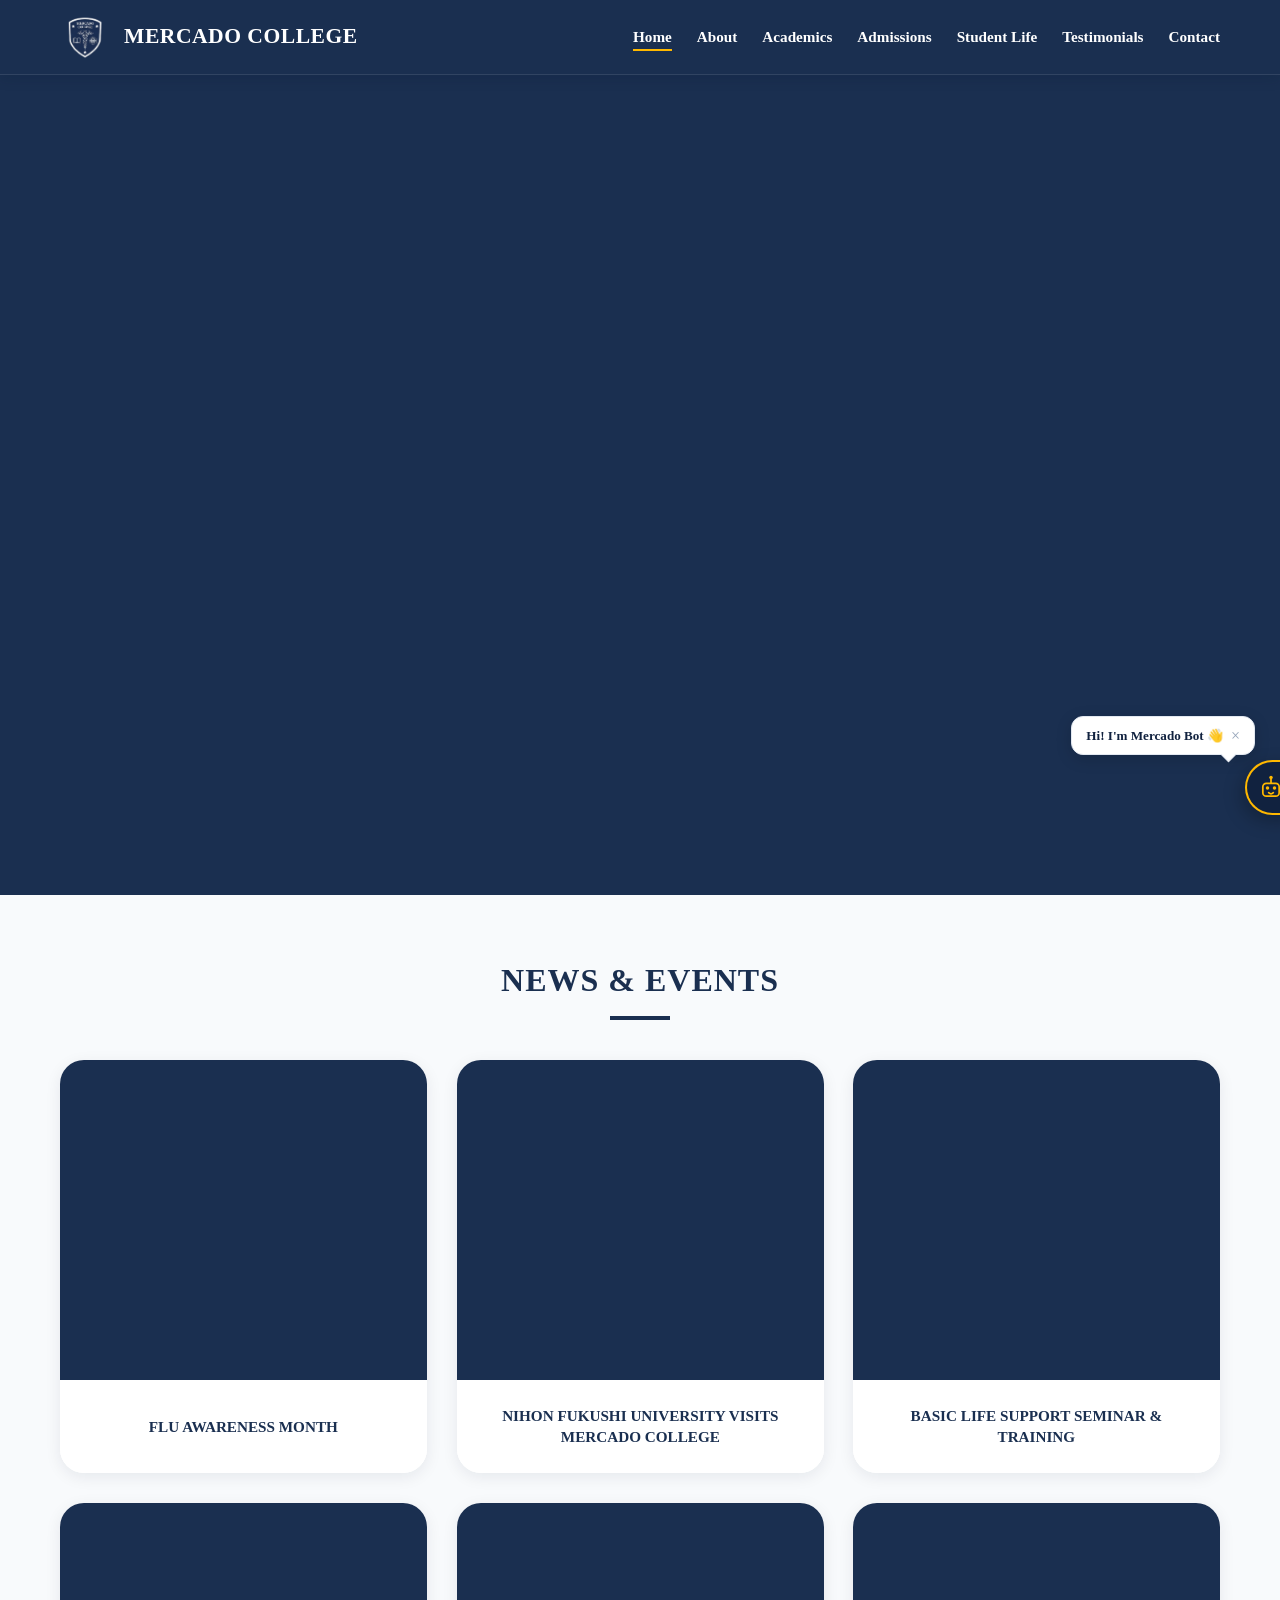
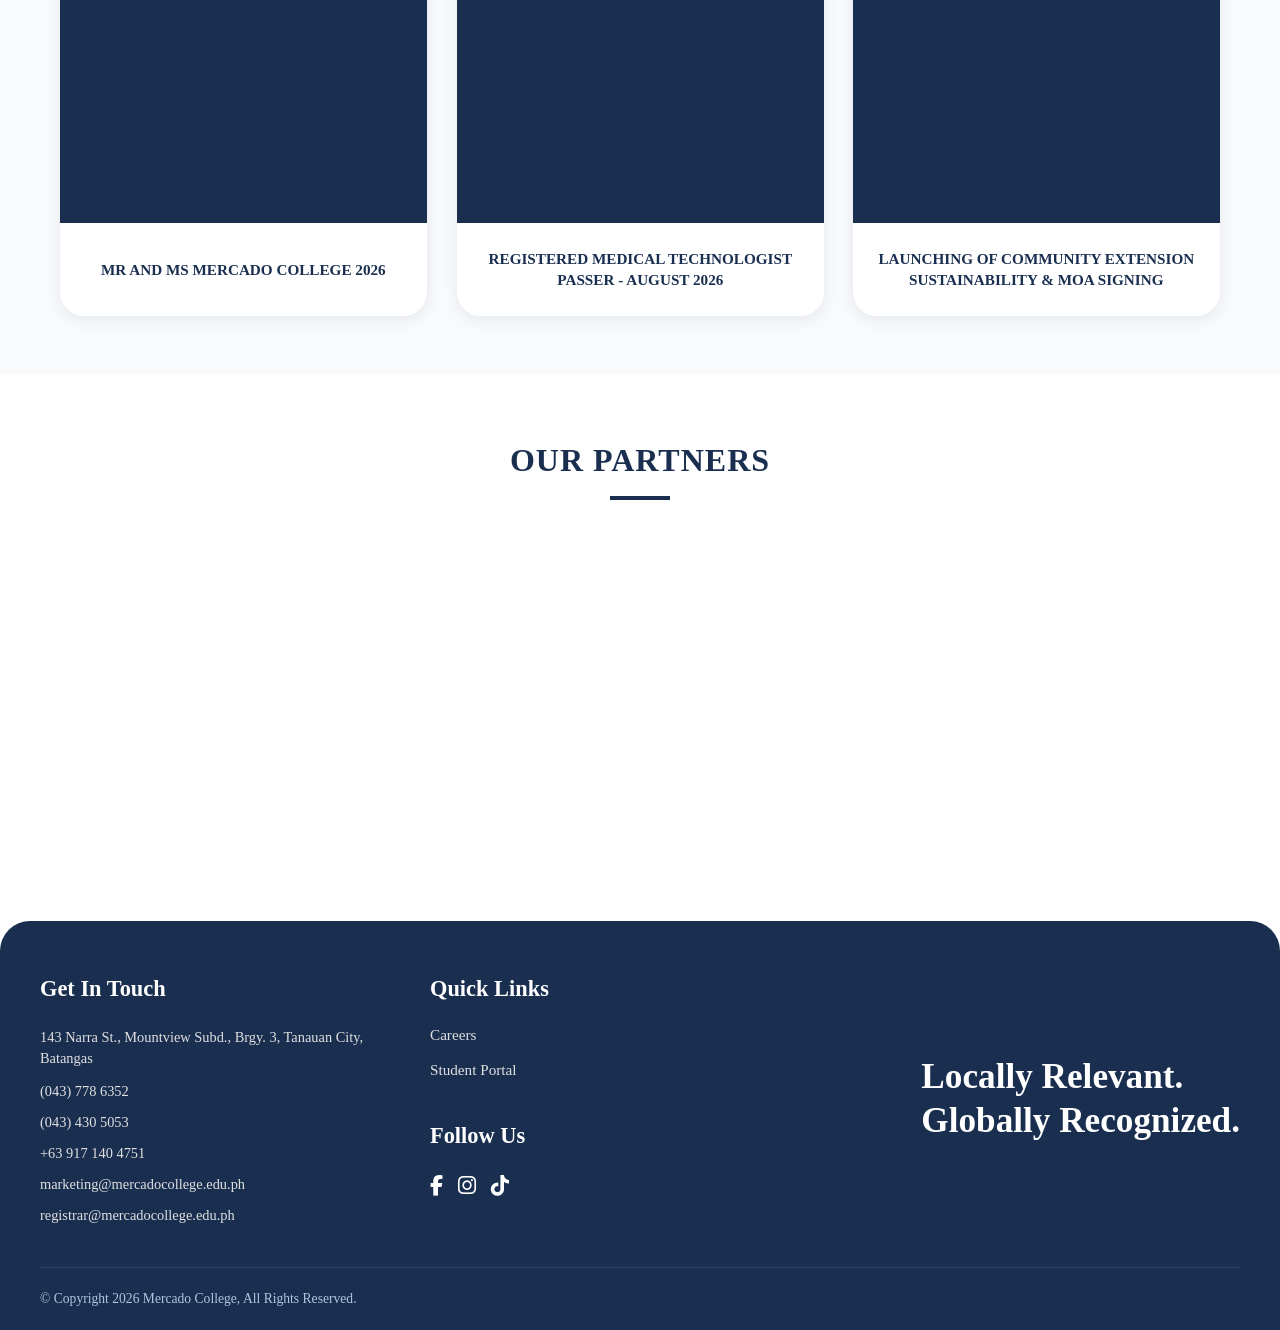
<file: index.html>
<!DOCTYPE html>
<html lang="en">
<head>
  <meta charset="UTF-8">
  <meta name="viewport" content="width=device-width, initial-scale=1.0">
  <title>Mercado College</title>
  
  <!-- FontAwesome Icons -->
  <link href="https://cdnjs.cloudflare.com/ajax/libs/font-awesome/6.4.0/css/all.min.css" rel="stylesheet">
  
  <!-- Nakahiwalay na CSS File -->
  <link rel="stylesheet" href="css/style.css?v=5">
</head>
<body>


<!-- Main Navigation Bar -->
<header>
  <div class="nav-container">
    <a href="index.html" class="logo-container">
      <img src="assets/logoto.png" alt="Mercado College Logo" class="site-logo" style="height: 50px; width: auto;">
      <div class="logo-text">
        <h1>Mercado College</h1>
      </div>
    </a>
    <ul class="nav-links">
      <li><a href="index.html" class="active">Home</a></li>
      <li><a href="about.html">About</a></li>
      <li><a href="academics.html">Academics</a></li>
      <li><a href="admissions.html">Admissions</a></li>
      <li><a href="student-life.html">Student Life</a></li>
      <li><a href="testimonials.html">Testimonials</a></li>
      <li><a href="contact.html">Contact</a></li>
    </ul>
  </div>
</header>
  
 <div id="home" class="hero-banner">
  <video class="hero-video" autoplay muted loop playsinline>
    <!-- Dito naka-link ang video sa assets folder -->
    <source src="assets/bg.mp4" type="video/mp4">
    Ang iyong browser ay hindi sumusuporta sa video tag.
  </video>
</div>

  <!-- EVENTS / NEWS SECTION -->
<section id="news-events" style="width: 100%; padding: 60px 0; background-color: #f8fafc; clear: both;">
  
  <div style="max-width: 1200px; margin: 0 auto; padding: 0 20px; box-sizing: border-box;">
    
    <!-- Title Header -->
    <div style="text-align: center; margin-bottom: 40px;">
      <h2 style="color: #1A2F50; font-size: 2rem; font-weight: 800; text-transform: uppercase; letter-spacing: 1px;">
        NEWS & EVENTS
      </h2>
      <div style="width: 60px; height: 4px; background-color: #1A2F50; margin: 10px auto 0;"></div>
    </div>

    <!-- Grid Container (3 Equal Columns) -->
    <div style="display: grid; grid-template-columns: repeat(3, 1fr); gap: 30px; width: 100%; box-sizing: border-box;">
      
      <!-- CARD 1: FLU AWARENESS -->
      <a href="event-details.html?event=flu" style="text-decoration: none; color: inherit; display: block;">
        <div class="event-card" style="background: #ffffff; border-radius: 24px; overflow: hidden; box-shadow: 0 10px 25px rgba(0,0,0,0.08); display: flex; flex-direction: column; cursor: pointer; height: 100%;">
          <div class="event-img-box" style="width: 100%; height: 320px; overflow: hidden; background-color: #1A2F50; position: relative;">
            <img src="assets/flu.jpg" alt="Flu Awareness Month" style="width: 100%; height: 100%; object-fit: cover; display: block; transition: all 0.3s ease;" onmouseover="this.style.opacity='0.5'; this.style.transform='scale(1.05)';" onmouseout="this.style.opacity='1'; this.style.transform='scale(1)';">
          </div>
          <div style="padding: 25px 20px; text-align: center; background: #ffffff; flex-grow: 1; display: flex; align-items: center; justify-content: center;">
            <h3 style="color: #1A2F50; font-size: 0.95rem; font-weight: 800; text-transform: uppercase; margin: 0; line-height: 1.4;">
              FLU AWARENESS MONTH
            </h3>
          </div>
        </div>
      </a>

      <!-- CARD 2: NIHON FUKUSHI -->
      <a href="event-details.html?event=nihon" style="text-decoration: none; color: inherit; display: block;">
        <div class="event-card" style="background: #ffffff; border-radius: 24px; overflow: hidden; box-shadow: 0 10px 25px rgba(0,0,0,0.08); display: flex; flex-direction: column; cursor: pointer; height: 100%;">
          <div class="event-img-box" style="width: 100%; height: 320px; overflow: hidden; background-color: #1A2F50; position: relative;">
            <img src="assets/nihonfukushi.jpg" alt="Nihon Fukushi University Visits Mercado College" style="width: 100%; height: 100%; object-fit: cover; display: block; transition: all 0.3s ease;" onmouseover="this.style.opacity='0.5'; this.style.transform='scale(1.05)';" onmouseout="this.style.opacity='1'; this.style.transform='scale(1)';">
          </div>
          <div style="padding: 25px 20px; text-align: center; background: #ffffff; flex-grow: 1; display: flex; align-items: center; justify-content: center;">
            <h3 style="color: #1A2F50; font-size: 0.95rem; font-weight: 800; text-transform: uppercase; margin: 0; line-height: 1.4;">
              NIHON FUKUSHI UNIVERSITY VISITS MERCADO COLLEGE
            </h3>
          </div>
        </div>
      </a>

      <!-- CARD 3: BASIC LIFE SUPPORT -->
      <a href="event-details.html?event=bls" style="text-decoration: none; color: inherit; display: block;">
        <div class="event-card" style="background: #ffffff; border-radius: 24px; overflow: hidden; box-shadow: 0 10px 25px rgba(0,0,0,0.08); display: flex; flex-direction: column; cursor: pointer; height: 100%;">
          <div class="event-img-box" style="width: 100%; height: 320px; overflow: hidden; background-color: #1A2F50; position: relative;">
            <img src="assets/basiclifesupport.jpg" alt="Basic Life Support Seminar & Training" style="width: 100%; height: 100%; object-fit: cover; display: block; transition: all 0.3s ease;" onmouseover="this.style.opacity='0.5'; this.style.transform='scale(1.05)';" onmouseout="this.style.opacity='1'; this.style.transform='scale(1)';">
          </div>
          <div style="padding: 25px 20px; text-align: center; background: #ffffff; flex-grow: 1; display: flex; align-items: center; justify-content: center;">
            <h3 style="color: #1A2F50; font-size: 0.95rem; font-weight: 800; text-transform: uppercase; margin: 0; line-height: 1.4;">
              BASIC LIFE SUPPORT SEMINAR & TRAINING
            </h3>
          </div>
        </div>
      </a>

      <!-- CARD 4: MR AND MS MERCADO -->
      <a href="event-details.html?event=mr-ms" style="text-decoration: none; color: inherit; display: block;">
        <div class="event-card" style="background: #ffffff; border-radius: 24px; overflow: hidden; box-shadow: 0 10px 25px rgba(0,0,0,0.08); display: flex; flex-direction: column; cursor: pointer; height: 100%;">
          <div class="event-img-box" style="width: 100%; height: 320px; overflow: hidden; background-color: #1A2F50; position: relative;">
            <img src="assets/mrandmsmercado.jpg" alt="MR AND MS MERCADO COLLEGE 2026" style="width: 100%; height: 100%; object-fit: cover; display: block; transition: all 0.3s ease;" onmouseover="this.style.opacity='0.5'; this.style.transform='scale(1.05)';" onmouseout="this.style.opacity='1'; this.style.transform='scale(1)';">
          </div>
          <div style="padding: 25px 20px; text-align: center; background: #ffffff; flex-grow: 1; display: flex; align-items: center; justify-content: center;">
            <h3 style="color: #1A2F50; font-size: 0.95rem; font-weight: 800; text-transform: uppercase; margin: 0; line-height: 1.4;">
              MR AND MS MERCADO COLLEGE 2026
            </h3>
          </div>
        </div>
      </a>

      <!-- CARD 5: MEDTECH PASSER -->
      <a href="event-details.html?event=medtech" style="text-decoration: none; color: inherit; display: block;">
        <div class="event-card" style="background: #ffffff; border-radius: 24px; overflow: hidden; box-shadow: 0 10px 25px rgba(0,0,0,0.08); display: flex; flex-direction: column; cursor: pointer; height: 100%;">
          <div class="event-img-box" style="width: 100%; height: 320px; overflow: hidden; background-color: #1A2F50; position: relative;">
            <img src="assets/regmedtech.png" alt="REGISTERED MEDICAL TECHNOLOGIST PASSER - AUGUST 2026" style="width: 100%; height: 100%; object-fit: cover; display: block; transition: all 0.3s ease;" onmouseover="this.style.opacity='0.5'; this.style.transform='scale(1.05)';" onmouseout="this.style.opacity='1'; this.style.transform='scale(1)';">
          </div>
          <div style="padding: 25px 20px; text-align: center; background: #ffffff; flex-grow: 1; display: flex; align-items: center; justify-content: center;">
            <h3 style="color: #1A2F50; font-size: 0.95rem; font-weight: 800; text-transform: uppercase; margin: 0; line-height: 1.4;">
              REGISTERED MEDICAL TECHNOLOGIST PASSER - AUGUST 2026
            </h3>
          </div>
        </div>
      </a>

      <!-- CARD 6: COMMUNITY EXTENSION -->
      <a href="event-details.html?event=community" style="text-decoration: none; color: inherit; display: block;">
        <div class="event-card" style="background: #ffffff; border-radius: 24px; overflow: hidden; box-shadow: 0 10px 25px rgba(0,0,0,0.08); display: flex; flex-direction: column; cursor: pointer; height: 100%;">
          <div class="event-img-box" style="width: 100%; height: 320px; overflow: hidden; background-color: #1A2F50; position: relative;">
            <img src="assets/communityextension.jpg" alt="LAUNCHING OF COMMUNITY EXTENSION SUSTAINABILITY & MOA SIGNING" style="width: 100%; height: 100%; object-fit: cover; display: block; transition: all 0.3s ease;" onmouseover="this.style.opacity='0.5'; this.style.transform='scale(1.05)';" onmouseout="this.style.opacity='1'; this.style.transform='scale(1)';">
          </div>
          <div style="padding: 25px 20px; text-align: center; background: #ffffff; flex-grow: 1; display: flex; align-items: center; justify-content: center;">
            <h3 style="color: #1A2F50; font-size: 0.95rem; font-weight: 800; text-transform: uppercase; margin: 0; line-height: 1.4;">
              LAUNCHING OF COMMUNITY EXTENSION SUSTAINABILITY & MOA SIGNING
            </h3>
          </div>
        </div>
      </a>

    </div>
  </div>
</section>

<!-- OUR PARTNERS SECTION -->
<section style="width: 100%; padding: 60px 0; background-color: #ffffff; text-align: center;">
  <div style="max-width: 1200px; margin: 0 auto; padding: 0 20px; box-sizing: border-box;">
    
    <!-- Title Section -->
    <h2 style="color: #1A2F50; font-size: 2rem; font-weight: 800; text-transform: uppercase; letter-spacing: 1px; margin-bottom: 10px;">
      OUR PARTNERS
    </h2>
    <div style="width: 60px; height: 4px; background-color: #1A2F50; margin: 0 auto 40px;"></div>

    <!-- Unang Row: 4 Logos (Mas Malaki ng Konti) -->
    <div style="display: grid; grid-template-columns: repeat(4, 1fr); gap: 20px; align-items: center; justify-items: center; margin-bottom: 40px;">
      <div style="width: 100%; height: 120px; display: flex; align-items: center; justify-content: center;">
        <img src="assets/marymediatrix.png" alt="Mary Mediatrix Medical Center" style="max-width: 160px; max-height: 110px; width: auto; height: auto; object-fit: contain;">
      </div>
      <div style="width: 100%; height: 120px; display: flex; align-items: center; justify-content: center;">
        <img src="assets/pasmeth.png" alt="PASMETH" style="max-width: 160px; max-height: 110px; width: auto; height: auto; object-fit: contain;">
      </div>
      <div style="width: 100%; height: 120px; display: flex; align-items: center; justify-content: center;">
        <img src="assets/philippineassociation.png" alt="Philippine Association of Radiologic Technologists" style="max-width: 160px; max-height: 110px; width: auto; height: auto; object-fit: contain;">
      </div>
      <div style="width: 100%; height: 120px; display: flex; align-items: center; justify-content: center;">
        <img src="assets/mentalhealth.png" alt="Philippine Mental Health Association" style="max-width: 160px; max-height: 110px; width: auto; height: auto; object-fit: contain;">
      </div>
    </div>

    <!-- Pangalawang Row: 2 Logos (Mas Malaki at Naka-center) -->
    <div style="display: flex; justify-content: center; align-items: center; gap: 60px;">
      <div style="height: 120px; display: flex; align-items: center; justify-content: center;">
        <img src="assets/sanpablo.png" alt="San Pablo Colleges Medical Center" style="max-width: 220px; max-height: 110px; width: auto; height: auto; object-fit: contain;">
      </div>
      <div style="height: 120px; display: flex; align-items: center; justify-content: center;">
        <img src="assets/cabrini.jpg" alt="St. Cabrini Medical Center" style="max-width: 240px; max-height: 110px; width: auto; height: auto; object-fit: contain;">
      </div>
    </div>

  </div>
</section>

<!-- Font Awesome para sa Social Media Icons -->
<link rel="stylesheet" href="https://cdnjs.cloudflare.com/ajax/libs/font-awesome/6.4.0/css/all.min.css">

<footer style="background-color: #1A2F50; color: #ffffff; padding: 50px 40px 20px; font-family: 'Source Serif Pro', Georgia, serif; border-top-left-radius: 30px; border-top-right-radius: 30px; margin-top: 40px;">
  
  <div style="max-width: 1200px; margin: 0 auto; display: flex; flex-wrap: wrap; justify-content: space-between; gap: 40px; padding-bottom: 40px; text-align: left;">
    
    <!-- Column 1: Get In Touch -->
    <div style="flex: 1; min-width: 250px;">
      <h3 style="font-size: 1.4rem; font-weight: 700; margin-bottom: 20px; text-align: left;">Get In Touch</h3>
      <p style="font-size: 0.9rem; margin-bottom: 10px; line-height: 1.5; color: #E0E0E0;">
        143 Narra St., Mountview Subd., Brgy. 3, Tanauan City, Batangas
      </p>
      <p style="font-size: 0.9rem; margin-bottom: 8px; color: #E0E0E0;">(043) 778 6352</p>
      <p style="font-size: 0.9rem; margin-bottom: 8px; color: #E0E0E0;">(043) 430 5053</p>
      <p style="font-size: 0.9rem; margin-bottom: 8px; color: #E0E0E0;">+63 917 140 4751</p>
      <p style="font-size: 0.9rem; margin-bottom: 8px; color: #E0E0E0;">marketing@mercadocollege.edu.ph</p>
      <p style="font-size: 0.9rem; margin-bottom: 0; color: #E0E0E0;">registrar@mercadocollege.edu.ph</p>
    </div>

    <!-- Column 2: Quick Links & Follow Us -->
    <div style="flex: 1; min-width: 200px; display: flex; flex-direction: column; align-items: flex-start;">
      <h3 style="font-size: 1.4rem; font-weight: 700; margin-bottom: 15px; margin-top: 0; text-align: left;">Quick Links</h3>
      <ul style="list-style: none; padding: 0; margin: 0 0 25px 0; text-align: left;">
        <li style="margin-bottom: 10px;">
          <a href="#" style="color: #E0E0E0; text-decoration: none; font-size: 0.95rem;">Careers</a>
        </li>
        <li style="margin-bottom: 10px;">
          <a href="#" style="color: #E0E0E0; text-decoration: none; font-size: 0.95rem;">Student Portal</a>
        </li>
      </ul>

      <h3 style="font-size: 1.4rem; font-weight: 700; margin-bottom: 15px; margin-top: 0; text-align: left;">Follow Us</h3>
      
      <!-- Social Media Icons -->
      <div style="display: flex; gap: 15px; font-size: 1.3rem; justify-content: flex-start; align-items: center;">
        <!-- Facebook Link -->
        <a href="https://www.facebook.com/dmmc.ihs?rdid=0Ju1ljysI4AkcZ7U&share_url=https%3A%2F%2Fwww.facebook.com%2Fshare%2F1C8GkB7cvr%2F#" target="_blank" rel="noopener noreferrer" style="color: #ffffff; text-decoration: none;">
          <i class="fa-brands fa-facebook-f"></i>
        </a>
        
        <!-- Instagram Link -->
        <a href="#" style="color: #ffffff; text-decoration: none;">
          <i class="fa-brands fa-instagram"></i>
        </a>
        
        <!-- TikTok Link -->
        <a href="https://www.tiktok.com/@mercadocollege" target="_blank" rel="noopener noreferrer" style="color: #ffffff; text-decoration: none;">
          <i class="fa-brands fa-tiktok"></i>
        </a>
      </div>
    </div> <!-- Dito natin idinagdag ang tamang pag-close ng Column 2 div -->

<!-- Column 3: Tagline (Naka-align sa Kaliwa ang Text para Pantay ang 'Locally' at 'Globally') -->
<div style="flex: 1.2; min-width: 280px; display: flex; align-items: center; justify-content: flex-end;">
  <h2 style="font-size: 2.2rem; font-weight: 800; font-family: 'Source Serif Pro', Georgia, serif; line-height: 1.25; margin: 0; text-align: left; color: #ffffff;">
    Locally Relevant.<br>
    Globally Recognized.
  </h2>
</div>

  </div>

  <!-- Bottom Copyright Bar -->
  <div style="max-width: 1200px; margin: 0 auto; text-align: left; padding-top: 20px; border-top: 1px solid rgba(255, 255, 255, 0.1); font-size: 0.85rem; color: #B0C4DE;">
    © Copyright 2026 Mercado College, All Rights Reserved.
  </div>

</footer>
<script>
  const eventsData = {
    "flu": {
      title: "Flu Awareness Month",
      img: "assets/flu.jpg",
      desc: `
        <p>The Mercado College community actively observed Flu Awareness Month through various health information drives, symposiums, and preventive health campaigns led by our medical and allied health departments.</p>
        <p>Students and faculty members gathered to learn essential health protocols, vaccination importance, and proper hygiene practices to prevent the seasonal spread of influenza within the campus and local community.</p>
      `
    },
    "nihon": {
      title: "Nihon Fukushi University Visits Mercado College",
      img: "assets/nihonfukushi.jpg",
      desc: `
        <p>Mercado College proudly welcomed representatives and delegates from Nihon Fukushi University for a special academic benchmarking and cultural exchange program.</p>
        <p>The visit aimed to strengthen international partnerships, explore collaborative health science curricula, and open global opportunities for Mercado College students aspiring for international internships and career paths.</p>
      `
    },
    "bls": {
      title: "Basic Life Support Seminar & Training",
      img: "assets/basiclifesupport.jpg",
      desc: `
        <p>To ensure campus safety and emergency preparedness, students and staff underwent rigorous Basic Life Support (BLS) Seminar and Training conducted by certified professional instructors.</p>
        <p>Participants received hands-on instructions covering cardiopulmonary resuscitation (CPR), foreign-body airway obstruction management, and vital emergency response procedures vital for future healthcare professionals.</p>
      `
    },
    "mr-ms": {
      title: "Mr and Ms Mercado College 2026",
      img: "assets/mrandmsmercado.jpg",
      desc: `
        <p>The much-awaited Mr. and Ms. Mercado College 2026 successfully showcased the talent, intelligence, charm, and confidence of our students representing various departments.</p>
        <p>The vibrant pageant celebration highlighted school spirit, camaraderie, and outstanding poise, drawing cheers from fellow students, faculty, and proud supporters.</p>
      `
    },
    "medtech": {
      title: "Registered Medical Technologist Passer - August 2026",
      img: "assets/regmedtech.png",
      desc: `
        <p>Mercado College celebrates another milestone as our graduates successfully passed the August 2026 Medical Technologist Licensure Examination.</p>
        <p>This remarkable achievement reflects the high standard of education, rigorous clinical training, and unwavering dedication fostered within our Medical Technology Department.</p>
      `
    },
    "community": {
      title: "Launching of Community Extension Sustainability & MOA Signing",
      img: "assets/communityextension.jpg",
      desc: `
        <p>Mercado College officially launched its Community Extension Sustainability program alongside a formal Memorandum of Agreement (MOA) signing with partner barangays and institutions.</p>
        <p>This initiative reinforces our institutional commitment to social responsibility, public health outreach, and sustainable community development programs.</p>
      `
    }
  };

  function loadEventContent() {
    const urlParams = new URLSearchParams(window.location.search);
    const eventKey = urlParams.get('event');

    const data = eventsData[eventKey] ? eventsData[eventKey] : eventsData["flu"];

    document.getElementById('event-title').innerText = data.title;
    document.getElementById('event-desc').innerHTML = data.desc;
    document.getElementById('event-img').src = data.img;
  }

  window.addEventListener('DOMContentLoaded', loadEventContent);
  document.addEventListener("DOMContentLoaded", function() {
    // Ibalik sa eksaktong posisyon ng scroll pagbalik galing sa details page
    const savedScroll = sessionStorage.getItem("myScrollPosition");
    if (savedScroll !== null) {
      window.scrollTo({
        top: parseInt(savedScroll),
        behavior: 'instant'
      });
      sessionStorage.removeItem("myScrollPosition");
    }

    // Tandaan ang posisyon ng scroll bago mag-click ng event card papuntang details page
    const eventLinks = document.querySelectorAll('a[href*="event-details.html"]');
    eventLinks.forEach(link => {
      link.addEventListener("click", function() {
        sessionStorage.setItem("myScrollPosition", window.scrollY);
      });
    });
  });
  // Idadagdag ang class na 'loaded' kapag tapos na mag-download ang larawan
  document.addEventListener("DOMContentLoaded", function() {
    const images = document.querySelectorAll('.event-card img');
    images.forEach(img => {
      if (img.complete) {
        img.classList.add('loaded');
      } else {
        img.addEventListener('load', function() {
          img.classList.add('loaded');
        });
      }
    });
  });
  document.addEventListener("DOMContentLoaded", function () {
    const btn = document.getElementById("backToTopBtn");

    if (btn) {
      window.addEventListener("scroll", function () {
        const scrollTop = window.pageYOffset || document.documentElement.scrollTop || document.body.scrollTop || 0;
        
        // Ipakita ang button bilang FLEX para ma-center ang arrow sa loob ng dilaw na bilog
        if (scrollTop > 200) {
          btn.style.setProperty("display", "flex", "important");
        } else {
          btn.style.setProperty("display", "none", "important");
        }
      });

      btn.addEventListener("click", function (e) {
        e.preventDefault();
        window.scrollTo({ top: 0, behavior: "smooth" });
        document.body.scrollTop = 0;
        document.documentElement.scrollTop = 0;
      });
    }
  });
</script>
<!-- Scroll to Top Button -->
<!-- Back to Top Button with Direct Styling -->
<button id="backToTopBtn" 
        aria-label="Back to top" 
        title="Bumalik sa taas"
        style="display: none; position: fixed !important; bottom: 30px !important; right: 30px !important; z-index: 99999 !important; width: 50px !important; height: 50px !important; background-color: #FFB800 !important; color: #1A2F50 !important; border: none !important; border-radius: 50% !important; font-size: 22px !important; font-weight: bold !important; cursor: pointer !important; align-items: center !important; justify-content: center !important; box-shadow: 0 4px 12px rgba(0,0,0,0.3) !important;">
  ▲
</button>
<style>
  /* ==========================================================
   HEADER & NAVBAR ALIGNMENT FIX (INDEX.HTML)
   ========================================================== */
/* ==========================================================
   HEADER & NAVBAR ALIGNMENT FIX (INDEX.HTML)
   ========================================================== */
@media (max-width: 768px) {
  /* Itaas nang konti ang mismong header/brand area para umakyat ang Mercado College */
  header, .top-header, .navbar-brand {
    padding-top: 0 !important;
    margin-top: -4px !important; /* Binigyan ng kaunting negative margin para umakyat */
  }

  /* 1. Ilagay sagitna ang Excellence & Integrity sa ibaba ng Mercado College */
  header .school-tagline, 
  .navbar-brand .tagline, 
  header p, 
  .top-header p {
    text-align: center !important;
    display: block !important;
    width: 100% !important;
    margin: 2px auto 8px auto !important;
  }

  /* 2. Itaas nang konti ang mga menu links (Home, About, Academics, etc.) */
  header nav, 
  .navbar, 
  .nav-links, 
  header ul {
    margin-top: -5px !important;
    padding-top: 0 !important;
  }
}
/* ==========================================================
   0. GLOBAL FONT (SOURCE SERIF PRO) AT MOBILE HEADER FIX
   ========================================================== */
@import url('https://fonts.googleapis.com/css2?family=Source+Serif+Pro:ital,wght@0,400;0,600;0,700;1,400&display=swap');

body, h1, h2, h3, h4, h5, h6, p, a, span, button, nav {
  font-family: 'Source Serif Pro', serif !important;
}

@media (max-width: 768px) {
  /* Full blue sa pinakataas at iwas dark edges sa gilid */
  html, body {
    margin: 0 !important;
    padding: 0 !important;
    width: 100% !important;
    background-color: #1A2F50 !important;
    overflow-x: hidden !important;
  }

  /* Idikit ang header/navbar sa pinakataas nang walang puting linya */
  header, nav, .navbar, .top-header {
    margin-top: 0 !important;
    padding-top: 0 !important;
    margin-bottom: 0 !important;
    border-bottom: none !important;
    width: 100% !important;
    max-width: 100% !important;
    left: 0 !important;
    right: 0 !important;
  }

  /* Pantay na layo ng simula ng bawat page mula sa navbar */
  body > .main-content:first-of-type,
  body > section:first-of-type {
    padding-top: 15px !important;
    margin-top: 0 !important;
  }
}

/* ==========================================================
   SABAY NA PAG-AYOS NG HERO BANNER AT EVENT IMAGES SA MOBILE
   ========================================================== */
@media (max-width: 768px) {
  
  /* 1. Para sa Hero Banner at Video sa Itaas */
  .hero-banner {
    width: 100% !important;
    height: 240px !important;
    min-height: 240px !important;
    max-height: 240px !important;
    overflow: hidden !important;
    background-color: #1A2F50 !important;
  }

  .hero-video {
    width: 100% !important;
    height: 100% !important;
    object-fit: cover !important;
    object-position: center center !important;
  }

  /* 2. Para sa News & Events Image Boxes sa Ibaba */
  .event-img-box {
    width: 100% !important;
    height: auto !important;
    max-height: none !important;
    overflow: hidden !important;
    background-color: transparent !important;
  }

  .event-img-box img {
    width: 100% !important;
    height: auto !important;
    object-fit: cover !important;
    display: block !important;
    background-color: #ffffff !important;
  }

}

/* ==========================================================
   PERFECT VERTICAL FLOW PARA SA ABOUT.HTML SA MOBILE
   ========================================================== */
@media (max-width: 768px) {

  /* 1. I-reset ang mga section at containers sa about page */
  body section,
  body .section,
  div[style*="padding"],
  section[style*="padding"] {
    padding-top: 15px !important;
    padding-bottom: 15px !important;
    margin-top: 0 !important;
    margin-bottom: 0 !important;
    min-height: auto !important;
    height: auto !important;
  }

  /* 2. Siguruhing nakadikit agad ang larawan sa ibaba ng About Us title */
  img {
    margin-top: 10px !important;
    margin-bottom: 15px !important;
  }

  /* 3. Gawing 1 column at ilatag nang maayos ang Vision at Mission */
  div[style*="display: flex"],
  div[style*="display: grid"],
  .vision-mission-container {
    display: flex !important;
    flex-direction: column !important;
    gap: 20px !important;
    padding: 0 15px !important;
    margin-top: 10px !important;
  }

  /* 4. Ayusin ang espasyo ng mga titulo */
  h2, h3 {
    margin-top: 10px !important;
    margin-bottom: 5px !important;
    font-size: 1.5rem !important;
  }

  /* 5. Justified text na may tamang agwat */
  p {
    margin-top: 0 !important;
    margin-bottom: 15px !important;
    line-height: 1.5 !important;
    text-align: justify !important;
    text-justify: inter-word !important;
    hyphens: auto !important;
    -webkit-hyphens: auto !important;
  }

}

/* ==========================================================
   FOOTER MOBILE FIX
   ========================================================== */
@media (max-width: 768px) {

  footer div[style*="gap: 15px"] {
    display: flex !important;
    flex-direction: row !important;
    justify-content: flex-start !important;
    align-items: center !important;
    gap: 20px !important;
    width: 100% !important;
    margin-top: 5px !important;
  }

  footer div[style*="gap: 15px"] a {
    display: inline-flex !important;
    justify-content: center !important;
    align-items: center !important;
    width: auto !important;
  }

  footer h2[style*="Locally Relevant"] {
    text-align: center !important;
    font-size: 1.6rem !important;
    margin-top: 10px !important;
  }

}

/* ==========================================================
   TARGETED FIX PARA SA ABOUT.HTML
   ========================================================== */
@media (max-width: 768px) {

  .about-page section,
  .about-banner,
  .about-container {
    min-height: auto !important;
    height: auto !important;
    padding-top: 10px !important;
    padding-bottom: 10px !important;
  }

  .about-page .vision-mission-section,
  .about-page .vision-container {
    margin-top: 10px !important;
    padding-top: 5px !important;
  }

  .about-page h1, 
  .about-page .page-title,
  .about-page .main-content > h1:first-child,
  body.about-page > section:first-of-type h1 {
    margin-top: 5px !important;
    padding-top: 5px !important;
  }

  .about-page .about-container:first-child,
  .about-page section:first-of-type {
    margin-top: 0 !important;
    padding-top: 5px !important;
  }

}

/* ==========================================================
   MERCADO COLLEGE - FLOATING CHATBOT & BACK TO TOP BUTTONS
   ========================================================== */

/* 1. BACK TO TOP BUTTON */
.back-to-top-btn {
  position: fixed;
  bottom: 25px;
  right: 25px;
  width: 45px;
  height: 45px;
  border-radius: 50%;
  background: #FFB800;
  color: #11223f;
  border: 2px solid #11223f;
  box-shadow: 0 4px 12px rgba(0,0,0,0.2);
  cursor: pointer;
  display: flex;
  align-items: center;
  justify-content: center;
  font-size: 1.1rem;
  font-weight: bold;
  z-index: 9998;
  opacity: 0;
  pointer-events: none;
  transition: opacity 0.3s ease, transform 0.3s ease;
}

.back-to-top-btn.show {
  opacity: 1;
  pointer-events: all;
}

/* 2. FLOATING CHATBOT LAUNCHER (Sumisilip sa gilid, pero Centered pag lumabas) */
.mc-chat-launcher {
  position: fixed !important;
  bottom: 85px !important;
  right: -20px !important;                 /* Nakatago ang kalahati sa gilid */
  width: 55px !important;
  height: 55px !important;
  border-radius: 50% 0 0 50% !important;
  background: #11223f !important;
  border: 2px solid #FFB800 !important;
  border-right: none !important;
  box-shadow: -4px 6px 18px rgba(0,0,0,0.25) !important;
  cursor: pointer !important;
  display: flex !important;
  align-items: center !important;
  justify-content: flex-start !important;  /* Nakasilip sa kaliwa habang nakatago */
  padding-left: 10px !important;
  z-index: 9999 !important;
  transition: all 0.3s cubic-bezier(0.34, 1.56, 0.64, 1) !important;
}

/* Kapag tinapatan ng mouse: Lalabas nang buo at NASA GITNA (Centered) ang icon */
.mc-chat-launcher:hover {
  right: 20px !important;                  /* Pantay na pwesto sa ibabaw ng Back-to-Top button */
  border-radius: 50% !important;           /* Buong bilog */
  border-right: 2px solid #FFB800 !important;
  justify-content: center !important;      /* I-CENTER ang robot icon sa loob ng bilog */
  padding-left: 0 !important;              /* Tanggalin ang padding para walang tagilid */
  transform: scale(1.08) !important;
}

/* 3. CHATBOT WINDOW STYLING */
.mc-chat-window {
  position: fixed;
  bottom: 150px;
  right: 25px;
  width: 350px;
  max-width: calc(100vw - 40px);
  height: 480px;
  max-height: calc(100vh - 180px);
  background: #ffffff;
  border-radius: 16px;
  box-shadow: 0 12px 36px rgba(0,0,0,0.25);
  display: flex;
  flex-direction: column;
  overflow: hidden;
  z-index: 10000;
  opacity: 0;
  pointer-events: none;
  transform: translateY(20px);
  transition: opacity 0.3s ease, transform 0.3s ease;
}

.mc-chat-window.active {
  opacity: 1;
  pointer-events: all;
  transform: translateY(0);
}

.mc-chat-header {
  background: #11223f;
  color: #ffffff;
  padding: 14px 16px;
  display: flex;
  align-items: center;
  justify-content: space-between;
  border-bottom: 3px solid #FFB800;
}

.mc-chat-header-info {
  display: flex;
  align-items: center;
  gap: 10px;
}

.mc-chat-avatar {
  width: 36px;
  height: 36px;
  background: #ffffff;
  border-radius: 50%;
  display: flex;
  align-items: center;
  justify-content: center;
  border: 2px solid #FFB800;
}

.mc-chat-title {
  font-weight: 700;
  font-size: 0.95rem;
  color: #ffffff;
}

.mc-chat-subtitle {
  font-size: 0.75rem;
  color: #FFB800;
}

.mc-chat-close {
  background: none;
  border: none;
  color: #ffffff;
  font-size: 1.4rem;
  cursor: pointer;
  line-height: 1;
}

.mc-chat-messages {
  flex: 1;
  padding: 16px;
  overflow-y: auto;
  display: flex;
  flex-direction: column;
  gap: 12px;
  background: #f8fafc;
}

.mc-msg {
  max-width: 85%;
  padding: 10px 14px;
  border-radius: 12px;
  font-size: 0.88rem;
  line-height: 1.45;
}

.mc-msg.bot {
  background: #ffffff;
  color: #1e293b;
  align-self: flex-start;
  border: 1px solid #e2e8f0;
  border-left: 3px solid #11223f;
}

.mc-msg.user {
  background: #11223f;
  color: #ffffff;
  align-self: flex-end;
}

/* --- QUICK-REPLY ACTION CHIPS --- */
.mc-chat-chips-container {
  display: flex;
  flex-wrap: wrap;
  gap: 6px;
  padding: 4px 16px 12px 16px;
  background: #f8fafc;
  border-bottom: 1px solid #e2e8f0;
}

.mc-chip {
  background: #ffffff;
  color: #11223f;
  border: 1px solid #11223f;
  padding: 6px 12px;
  border-radius: 16px;
  font-size: 0.78rem;
  font-weight: 600;
  cursor: pointer;
  transition: all 0.2s ease;
}

.mc-chip:hover {
  background: #11223f;
  color: #FFB800;
  border-color: #FFB800;
  transform: translateY(-2px);
}

/* --- TYPING INDICATOR --- */
.mc-typing-indicator {
  display: flex;
  align-items: center;
  gap: 4px;
  padding: 10px 14px;
  background: #ffffff;
  border: 1px solid #e2e8f0;
  border-left: 3px solid #11223f;
  border-radius: 12px;
  width: fit-content;
  align-self: flex-start;
}

.mc-typing-dot {
  width: 7px;
  height: 7px;
  background: #94a3b8;
  border-radius: 50%;
  animation: bounceDot 1.4s infinite ease-in-out both;
}

.mc-typing-dot:nth-child(1) { animation-delay: -0.32s; }
.mc-typing-dot:nth-child(2) { animation-delay: -0.16s; }

@keyframes bounceDot {
  0%, 80%, 100% { transform: scale(0); }
  40% { transform: scale(1.0); }
}

.mc-chat-input-area {
  padding: 12px;
  background: #ffffff;
  border-top: 1px solid #e2e8f0;
  display: flex;
  gap: 8px;
}

.mc-chat-input {
  flex: 1;
  padding: 8px 14px;
  border: 1px solid #cbd5e1;
  border-radius: 20px;
  outline: none;
  font-size: 0.85rem;
}

.mc-chat-input:focus {
  border-color: #11223f;
}

.mc-chat-send {
  background: #FFB800;
  color: #11223f;
  border: none;
  border-radius: 50%;
  width: 34px;
  height: 34px;
  font-weight: bold;
  cursor: pointer;
  display: flex;
  align-items: center;
  justify-content: center;
}

/* GREETING SPEECH BUBBLE */
.mc-chat-tooltip {
  position: fixed;
  bottom: 145px;
  right: 25px;
  background: #ffffff;
  color: #11223f;
  padding: 8px 14px;
  border-radius: 12px;
  box-shadow: 0 4px 16px rgba(0,0,0,0.15);
  font-size: 0.82rem;
  font-weight: 600;
  border: 1px solid #e2e8f0;
  z-index: 9999;
  display: flex;
  align-items: center;
  gap: 8px;
  animation: bounceTooltip 2s infinite ease-in-out;
  cursor: pointer;
}

.mc-chat-tooltip::after {
  content: '';
  position: absolute;
  bottom: -6px;
  right: 20px;
  width: 10px;
  height: 10px;
  background: #ffffff;
  border-right: 1px solid #e2e8f0;
  border-bottom: 1px solid #e2e8f0;
  transform: rotate(45deg);
}

.mc-tooltip-close {
  background: none;
  border: none;
  color: #94a3b8;
  font-size: 1rem;
  cursor: pointer;
  padding: 0;
  line-height: 1;
}
.mc-tooltip-close:hover {
  color: #11223f;
}

@keyframes bounceTooltip {
  0%, 100% { transform: translateY(0); }
  50% { transform: translateY(-4px); }
}

/* ==========================================================
   GLOBAL SMOOTH & PERFORMANCE CSS
   ========================================================== */
html {
  scroll-behavior: smooth;
}

a, button, .back-btn-header, .gallery-item img, input, select {
  transition: all 0.3s cubic-bezier(0.4, 0, 0.2, 1) !important;
}

.gallery-item {
  overflow: hidden !important;
  background-color: transparent !important;
}

.gallery-item img {
  width: 100% !important;
  height: 100% !important;
  object-fit: cover !important;
  display: block !important;
  transition: transform 0.4s cubic-bezier(0.25, 1, 0.5, 1) !important;
}

.gallery-item:hover img {
  transform: scale(1.05);
}

.gallery-item, .main-featured-img, .top-header, footer {
  transform: translateZ(0);
  backface-visibility: hidden;
  perspective: 1000px;
}

::selection {
  background-color: #FFB800;
  color: #11223f;
}

body {
  overflow-x: hidden !important;
  -webkit-font-smoothing: antialiased;
}
</style>
<!-- ==========================================
     MERCADO COLLEGE CHATBOT WIDGETS
     ========================================== -->

  <!-- Robot Chatbot Launcher Button -->
  <div class="mc-chat-launcher" onclick="toggleMCChat()" title="Ask Mercado Bot">
    <svg width="28" height="28" viewBox="0 0 24 24" fill="none">
      <rect x="5" y="8" width="14" height="11" rx="3" fill="#11223f" stroke="#FFB800" stroke-width="1.5"/>
      <circle cx="9" cy="12" r="1.5" fill="#FFB800"/>
      <circle cx="15" cy="12" r="1.5" fill="#FFB800"/>
      <path d="M10 16C10 16 11 17 12 17C13 17 14 16 14 16" stroke="#FFB800" stroke-width="1.5" stroke-linecap="round"/>
      <line x1="12" y1="4" x2="12" y2="8" stroke="#FFB800" stroke-width="1.5"/>
      <circle cx="12" cy="3" r="1.5" fill="#FFB800"/>
    </svg>
  </div>

  <!-- Back to Top Arrow Button -->
  <button class="back-to-top-btn" id="backToTopBtn" onclick="scrollToTop()" title="Back to Top">
    &#9650;
  </button>

  <!-- AI Chatbot Window -->
  <div class="mc-chat-window" id="mcChatWindow">
    <div class="mc-chat-header">
      <div class="mc-chat-header-info">
        <div class="mc-chat-avatar">
          <svg width="22" height="22" viewBox="0 0 24 24" fill="none">
            <rect x="5" y="8" width="14" height="11" rx="3" fill="#11223f" stroke="#FFB800" stroke-width="1.5"/>
            <circle cx="9" cy="12" r="1.5" fill="#FFB800"/>
            <circle cx="15" cy="12" r="1.5" fill="#FFB800"/>
            <path d="M10 16C10 16 11 17 12 17C13 17 14 16 14 16" stroke="#FFB800" stroke-width="1.5" stroke-linecap="round"/>
          </svg>
        </div>
        <div>
          <div class="mc-chat-title">Mercado Bot</div>
          <div class="mc-chat-subtitle">Campus Assistance</div>
        </div>
      </div>
      <button class="mc-chat-close" onclick="toggleMCChat()">&times;</button>
    </div>

    <div class="mc-chat-messages" id="mcChatMessages">
      <div class="mc-msg bot">
        Good day! I am <strong>Mercado Bot</strong>. How can I assist you today regarding our academic programs, admissions, or campus information at Mercado College?
      </div>
    </div>

    <!-- QUICK-REPLY ACTION CHIPS -->
<div class="mc-chat-chips-container" id="mcChatChips">
  <button class="mc-chip" onclick="sendQuickReply('Scholarships')">🎓 Scholarships</button>
  <button class="mc-chip" onclick="sendQuickReply('Courses Offered')">📚 Courses</button>
  <button class="mc-chip" onclick="sendQuickReply('Admission Requirements')">📝 Admissions</button>
  <button class="mc-chip" onclick="sendQuickReply('Contact Number & Email')">📞 Contact & Email</button>
</div>

    <div class="mc-chat-input-area">
      <input type="text" id="mcInput" class="mc-chat-input" placeholder="Ask about Mercado College..." onkeypress="handleMCKeyPress(event)">
      <button class="mc-chat-send" onclick="sendMCMessage()">&#10148;</button>
    </div>
  </div>

  <!-- Greeting Speech Bubble Tooltip -->
  <div class="mc-chat-tooltip" id="mcChatTooltip" onclick="toggleMCChat(); hideTooltip();">
    <span>Hi! I'm Mercado Bot 👋</span>
    <button class="mc-tooltip-close" onclick="event.stopPropagation(); hideTooltip();">&times;</button>
  </div>

<script>
// Comprehensive Mercado College Knowledge Base (Most Asked School Questions)
  const MC_DATA = [
    // 1. Admission Requirements
    { 
      keywords: ['enroll', 'enrollment', 'apply', 'admission', 'requirements', 'form 138', 'good moral', 'card', 'transfer', 'transferee', 'new student', 'entrance exam'], 
      answer: 'For admissions, new students and transferees need to submit: <ul><li>Report Card / Form 138</li><li>Certificate of Good Moral Character</li><li>PSA Birth Certificate</li></ul>You can apply directly at the Registrar’s Office in Tanauan City.' 
    },
    // 2. All Academic Programs (College, TESDA, JHS & SHS Combined)
    { 
      keywords: ['course', 'program', 'degree', 'nursing', 'bsn', 'medtech', 'bsmt', 'midwifery', 'physical therapy', 'radiologic technology', 'biology', 'elementary education', 'secondary education', 'psychology', 'business administration', 'other programs', 'tesda', 'vocational', 'technical', 'caregiving', 'biomedical', 'basic ed', 'shs', 'jhs', 'junior high', 'senior high', 'stem', 'abm', 'humss', 'gas', 'pathway', 'high school'], 
      answer: 'Mercado College offers the following academic programs:<br><br><strong>College Degree Programs:</strong><ul><li>BS Nursing</li><li>BS Midwifery</li><li>BS Medical Technology</li><li>BS Physical Therapy</li><li>BS Radiologic Technology</li><li>BS Biology</li><li>BS Elementary Education</li><li>BS Secondary Education</li><li>BS Psychology</li><li>BS Business Administration</li></ul><strong>TESDA Programs:</strong><ul><li>Caregiving NCII</li><li>Biomedical Equipment Servicing NCII</li></ul><strong>Basic Education:</strong><ul><li>Junior High School (JHS)</li><li>Senior High School (SHS): STEM, ABM, and HUMSS</li></ul>' 
    },
    // 3. Scholarships
    { 
      keywords: ['scholarship', 'scholar', 'daniel mercado', 'entrant', 'academic excellence', 'financial assistance', 'discount'], 
      answer: 'Mercado College offers various institutional scholarships and financial assistance programs: <ul><li>Daniel Mercado Scholarship</li><li>Entrant Scholarship</li><li>Academic Excellence</li><li>Student Financial Assistance</li></ul>' 
    },
    // 4. Location & Address
    { 
      keywords: ['location', 'where', 'address', 'place', 'map', 'tanauan', 'mountview', 'campus', 'directions'], 
      answer: 'Mercado College is located at 143 Narra St., Mountview Subd., Brgy. 3, Tanauan City, Batangas.' 
    },
    // 5. Contact Numbers & Email
    { 
      keywords: ['contact', 'number', 'email', 'phone', 'call', 'reach', 'telephone', 'inquire'], 
      answer: 'You may reach us via phone at <strong>(043) 778 6352</strong> / <strong>+63 917 140 4751</strong> or email us at <strong>marketing@mercadocollege.edu.ph</strong> / <strong>registrar@mercadocollege.edu.ph</strong>.' 
    },
    // 6. Office Hours
    { 
      keywords: ['hours', 'open', 'schedule', 'time', 'office hours', 'saturday', 'weekend'], 
      answer: 'The Mercado College Administrative and Registrar Offices are open Monday to Friday, from 8:00 AM to 5:00 PM.' 
    },
    // 7. Student Portal & Grades
    { 
      keywords: ['portal', 'student portal', 'grades', 'account', 'login', 'system', 'clinic', 'lms'], 
      answer: 'Students can access their official grades and school records via the Student Portal link located in the main navigation menu of this website.' 
    },
    // 8. Uniform & ID
    { 
      keywords: ['uniform', 'dress code', 'id', 'what to wear'], 
      answer: 'Students are required to wear the official school uniform and a validated school ID while inside the campus premises.' 
    }
  ];

  function hideTooltip() {
    const tooltip = document.getElementById('mcChatTooltip');
    if (tooltip) {
      tooltip.style.display = 'none';
    }
  }

  function toggleMCChat() {
    document.getElementById('mcChatWindow').classList.toggle('active');
    hideTooltip();
  }

  window.addEventListener('scroll', function() {
    const backToTopBtn = document.getElementById('backToTopBtn');
    if (backToTopBtn) {
      if (window.scrollY > 300) {
        backToTopBtn.classList.add('show');
      } else {
        backToTopBtn.classList.remove('show');
      }
    }
  });

  function scrollToTop() {
    window.scrollTo({
      top: 0,
      behavior: 'smooth'
    });
  }

  function handleMCKeyPress(e) {
    if (e.key === 'Enter') sendMCMessage();
  }

  // Function para sa Quick-Reply Chips
  function sendQuickReply(topic) {
    const input = document.getElementById('mcInput');
    if (input) {
      input.value = topic;
      sendMCMessage();
    }
  }

  // Typing Indicator Functions
  function showTypingIndicator() {
    const box = document.getElementById('mcChatMessages');
    if (!box || document.querySelector('.mc-temp-typing')) return;

    const typingDiv = document.createElement('div');
    typingDiv.className = 'mc-typing-indicator mc-temp-typing';
    typingDiv.innerHTML = `
      <div class="mc-typing-dot"></div>
      <div class="mc-typing-dot"></div>
      <div class="mc-typing-dot"></div>
    `;
    box.appendChild(typingDiv);
    box.scrollTop = box.scrollHeight;
  }

  function hideTypingIndicator() {
    const typingElem = document.querySelector('.mc-temp-typing');
    if (typingElem) {
      typingElem.remove();
    }
  }

  function sendMCMessage() {
    const input = document.getElementById('mcInput');
    const rawText = input.value.trim();
    const text = rawText.toLowerCase();
    if (!text) return;

    addMCMessage(rawText, 'user');
    input.value = '';

    // Ipakita ang typing animation
    showTypingIndicator();

    setTimeout(() => {
      // Itago ang typing animation bago lumabas ang sagot
      hideTypingIndicator();

      let foundAnswer = null;
      for (let item of MC_DATA) {
        if (item.keywords.some(kw => text.includes(kw))) {
          foundAnswer = item.answer;
          break;
        }
      }

      if (foundAnswer) {
        addMCMessage(foundAnswer, 'bot');
      } else {
        addMCMessage("Sorry, I didn't get that. Feel free to ask about our Academic Programs, Admissions, Scholarships, or Contact Information!", 'bot');
      }
    }, 650); // 650ms para mas natural tingnan yung typing dots
  }

  function addMCMessage(msg, sender) {
    const box = document.getElementById('mcChatMessages');
    const div = document.createElement('div');
    div.className = `mc-msg ${sender}`;
    div.innerHTML = msg;
    box.appendChild(div);
    box.scrollTop = box.scrollHeight;
  }
</script>
</body>
</html>
</file>
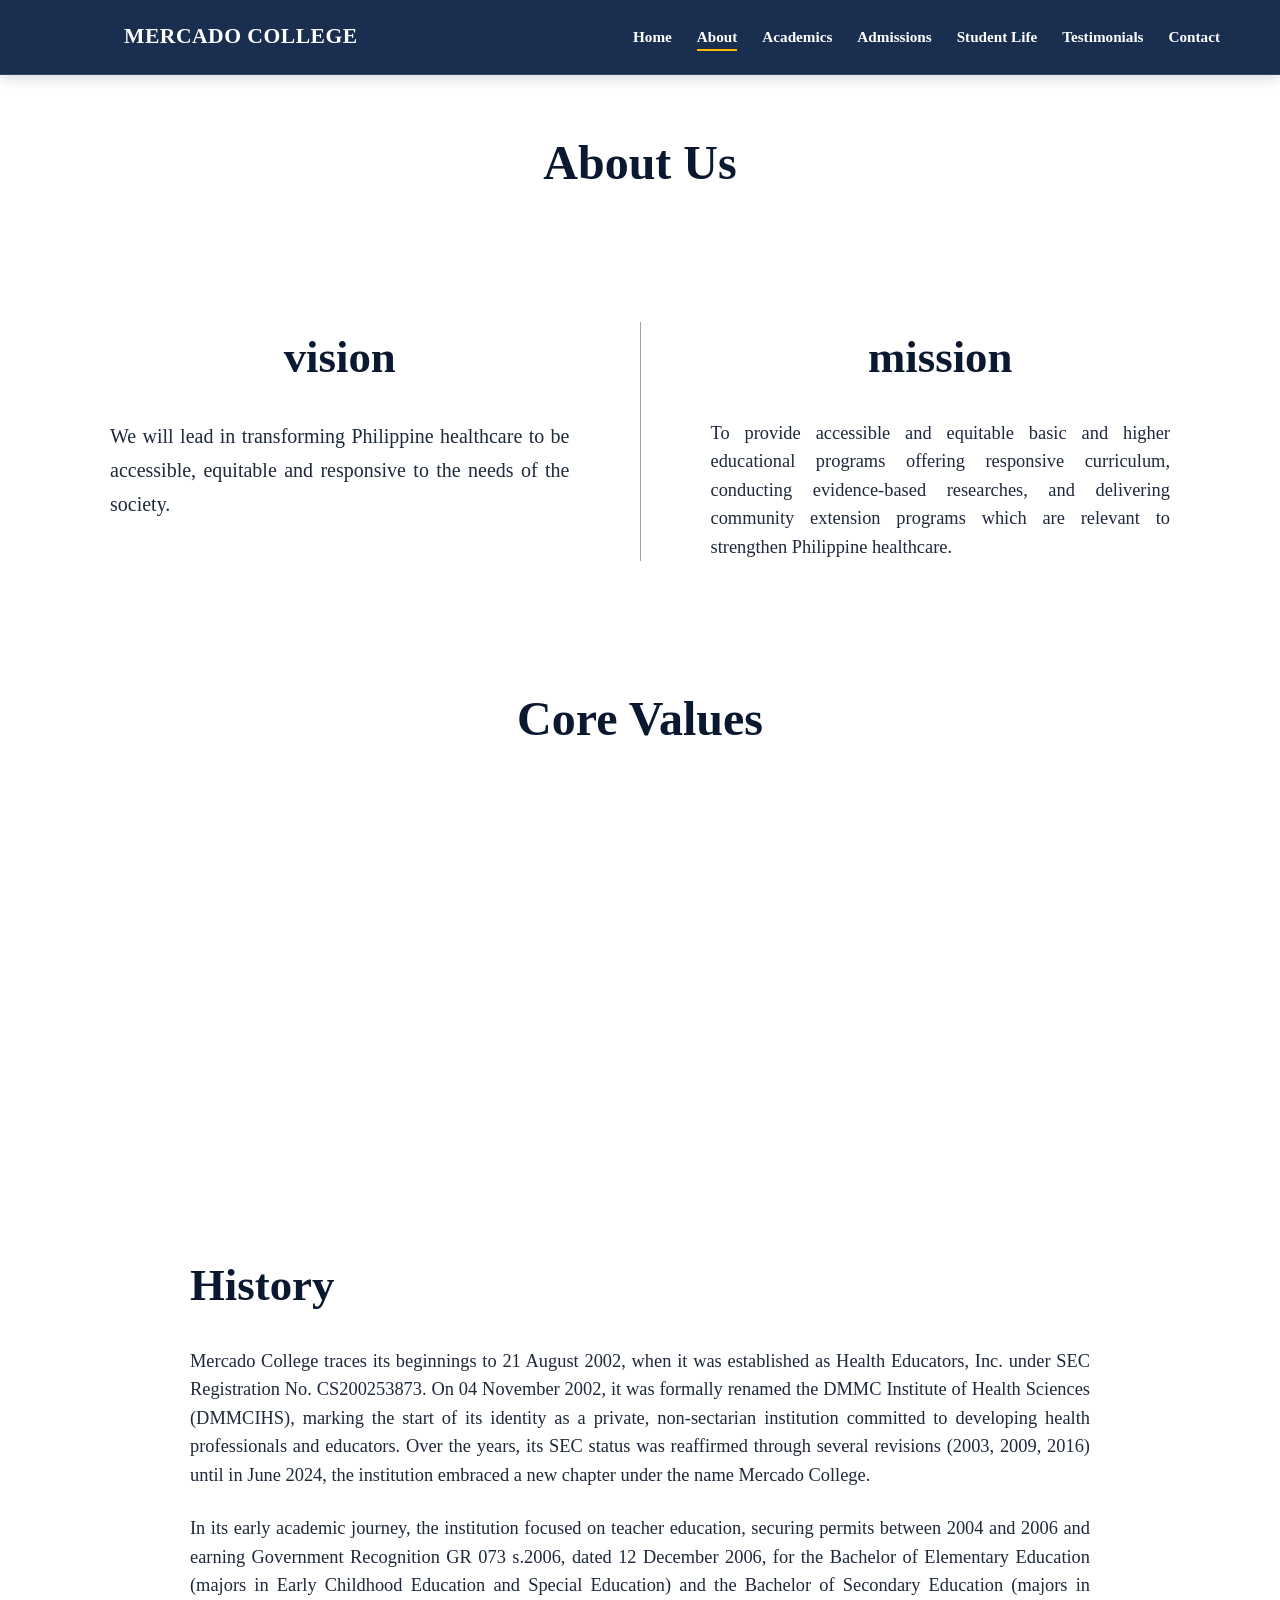
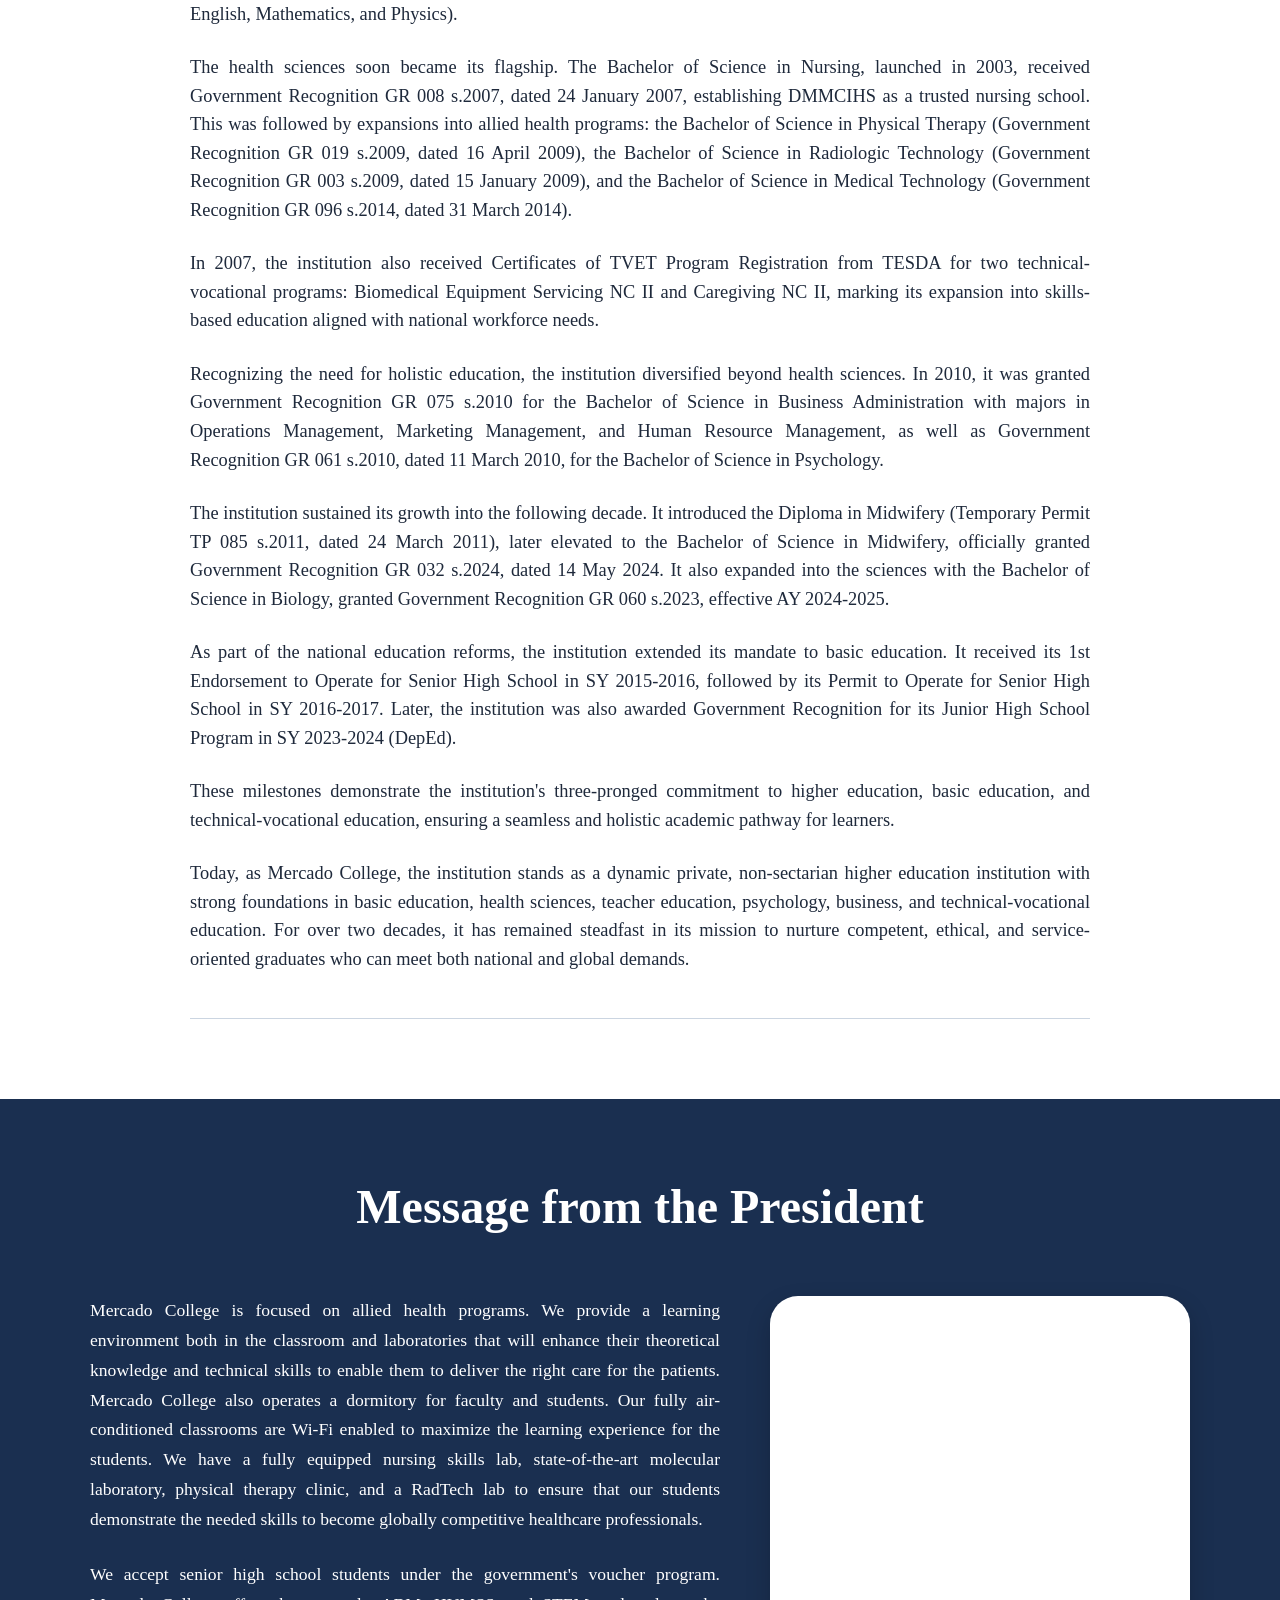
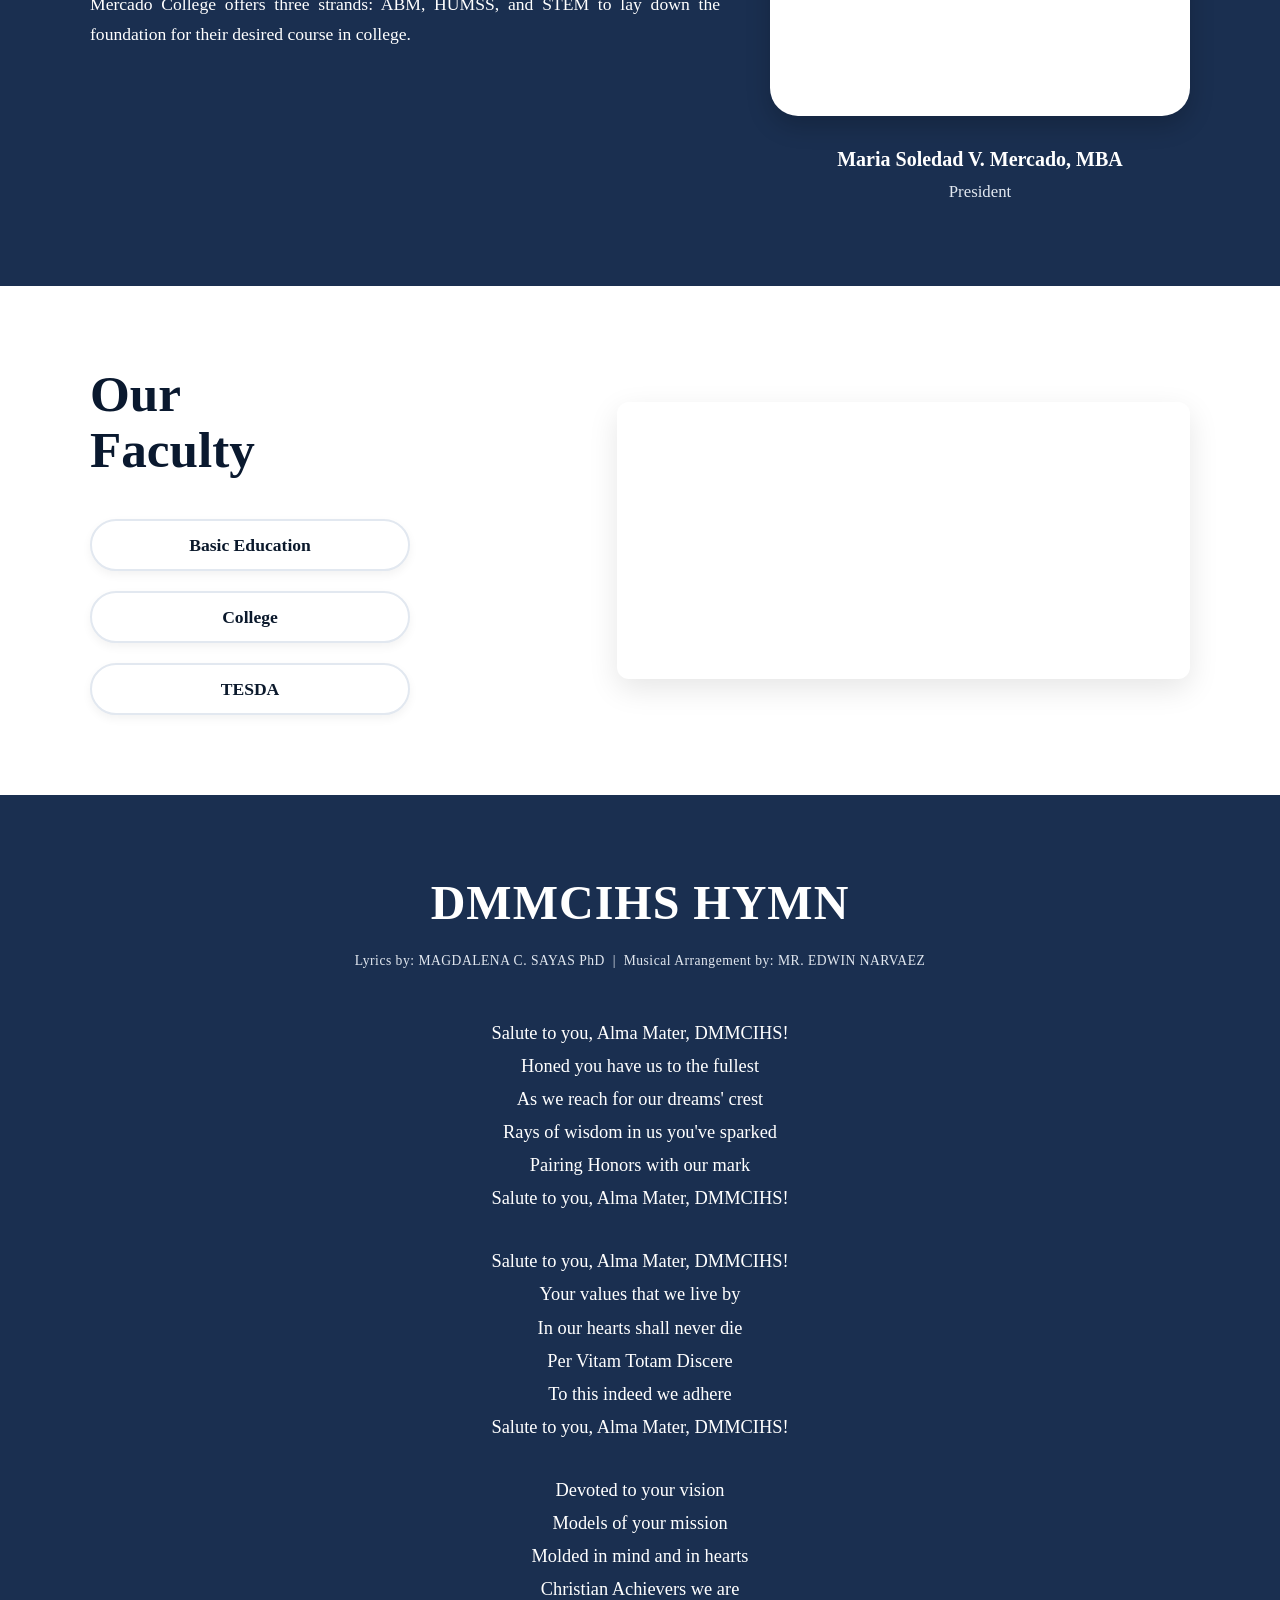
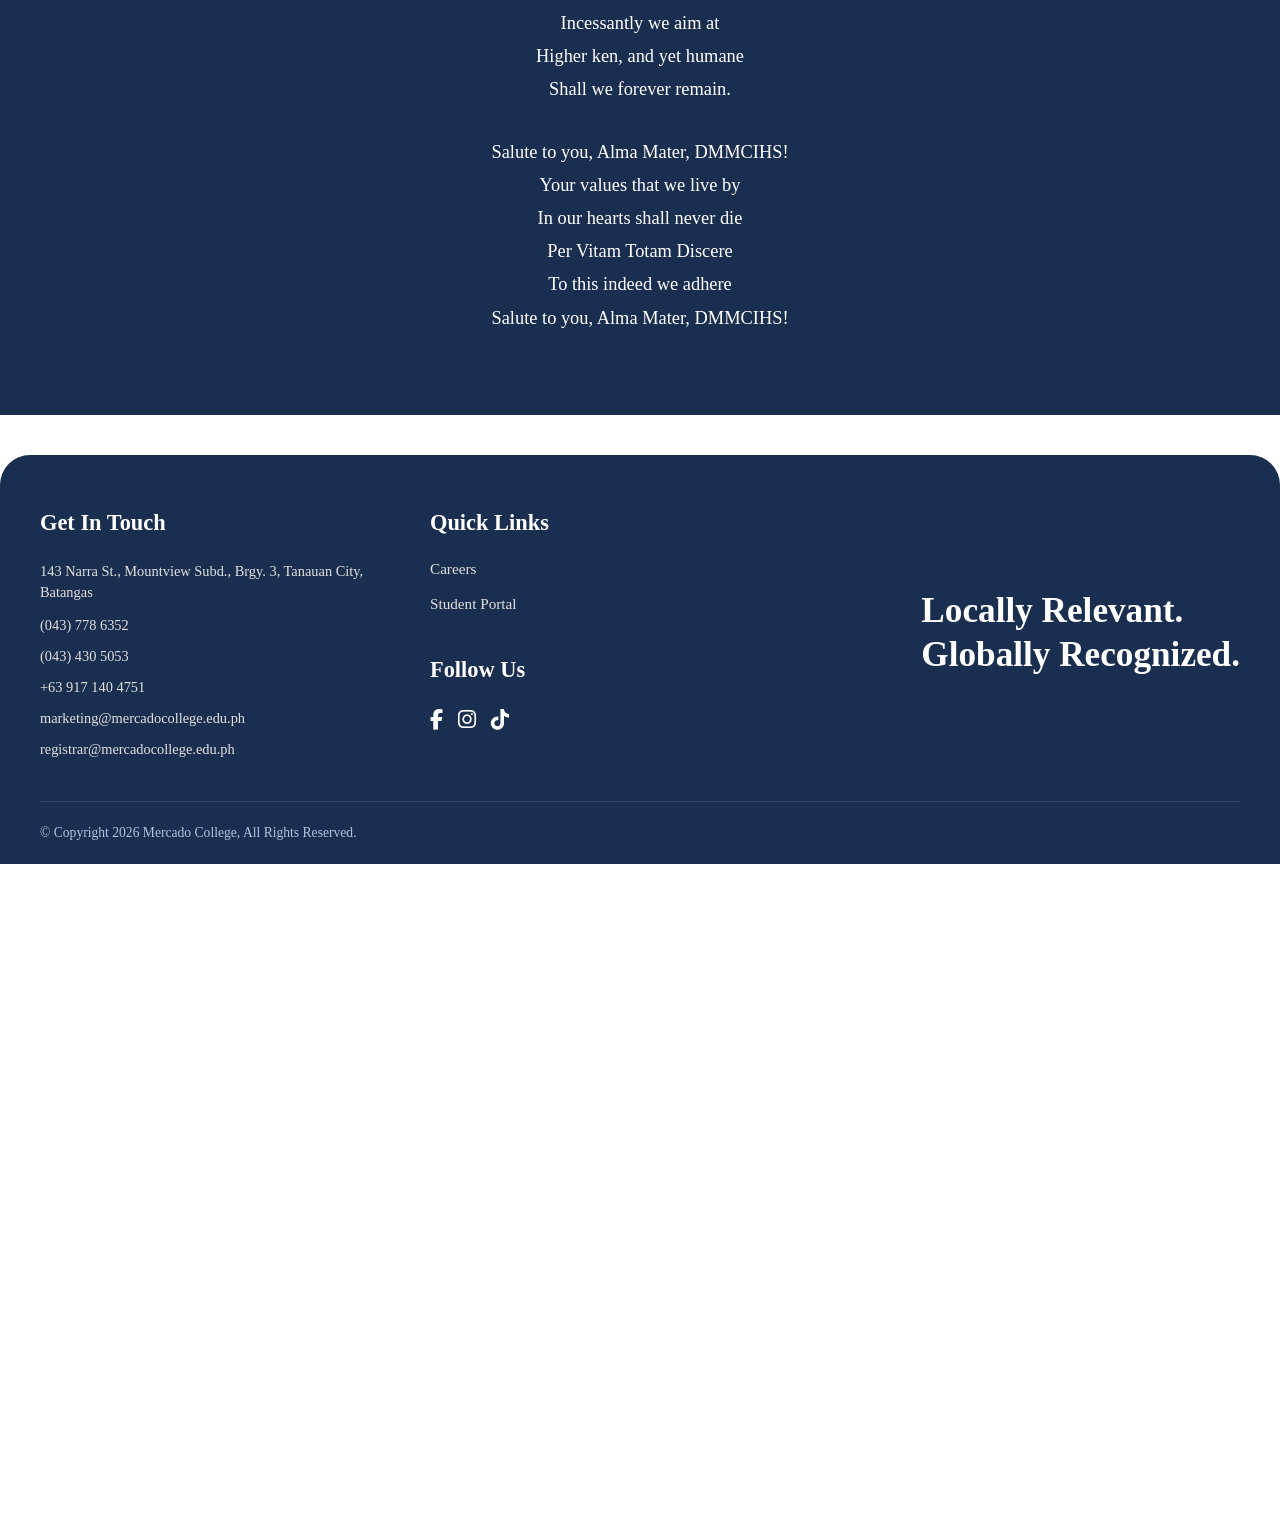
<file: about.html>
<!DOCTYPE html>
<html lang="en">
<head>
  <meta charset="UTF-8">
  <meta name="viewport" content="width=device-width, initial-scale=1.0">
  <title>About Us - Mercado College</title>
  
  <!-- FontAwesome Icons -->
  <link href="https://cdnjs.cloudflare.com/ajax/libs/font-awesome/6.4.0/css/all.min.css" rel="stylesheet">
  
  <!-- Nakahiwalay na CSS -->
  <link rel="stylesheet" href="css/style.css">
  
</head>
<body class="about-page">


  <!-- Header / Navigation -->
  <header>
    <div class="nav-container">
      <a href="index.html" class="logo-container">
        <img src="assets/logoto.png" alt="Mercado College Logo" class="site-logo" style="height: 50px; width: auto;">
        <div class="logo-text">
          <h1>Mercado College</h1>
        </div>
      </a>
      <ul class="nav-links">
        <li><a href="index.html">Home</a></li>
        <li><a href="about.html" class="active">About</a></li> <!-- Active indicator -->
        <li><a href="academics.html">Academics</a></li>
        <li><a href="admissions.html">Admissions</a></li>
        <li><a href="student-life.html">Student Life</a></li>
        <li><a href="testimonials.html">Testimonials</a></li>
        <li><a href="contact.html">Contact</a></li>
      </ul>
    </div>
  </header>


<!-- ABOUT US TITLE SECTION -->
<section style="text-align: center; padding: 50px 20px 20px;">
  <h1 style="color: #0A192F; font-size: 3rem; font-weight: 800; font-family: 'Source Serif Pro', Georgia, serif; margin: 0;">About Us</h1>
</section>

<!-- MAIN CAMPUS HERO IMAGE SLIDER -->
<section style="width: 100%; max-width: 1200px; margin: 0 auto; padding: 0 20px 60px; box-sizing: border-box;">
  <div style="position: relative; width: 100%; overflow: hidden; border-radius: 10px; background-color: #ffffff;">
    
    <!-- Campus Image -->
    <img src="assets/outsidepic.jpg" alt="Mercado College Building" style="width: 100%; height: auto; display: block;">

  </div>
</section>

<!-- VISION & MISSION SECTION -->
<section style="width: 100%; background-color: #ffffff; padding: 40px 20px 80px;">
  <div style="max-width: 1100px; margin: 0 auto; display: flex; align-items: stretch; justify-content: center; gap: 50px;">
    <!-- LEFT COLUMN: VISION -->
<div style="flex: 1; text-align: center; padding: 0 20px; display: flex; flex-direction: column; justify-content: flex-start;">
  <h2 style="color: #0A192F; font-size: 2.8rem; font-weight: 800; font-family: serif; margin-top: 0; margin-bottom: 25px;">
    vision
  </h2>
  <p style="color: #1E293B; font-size: 1.25rem; line-height: 1.7; font-weight: 500; margin: 0; text-align: justify; text-justify: inter-word;">
    We will lead in transforming Philippine healthcare to be accessible, equitable and responsive to the needs of the society.
  </p>
</div>

    <!-- CENTER VERTICAL DIVIDER LINE -->
    <div style="width: 1px; background-color: #94A3B8; align-self: stretch;"></div>

    <!-- RIGHT COLUMN: MISSION -->
<div style="flex: 1; text-align: center; padding: 0 20px; display: flex; flex-direction: column; justify-content: flex-start;">
  <h2 style="color: #0A192F; font-size: 2.8rem; font-weight: 800; font-family: serif; margin-top: 0; margin-bottom: 25px;">
    mission
  </h2>
  <p style="color: #1E293B; font-size: 1.15rem; line-height: 1.55; font-weight: 500; margin: 0; text-align: justify; text-justify: inter-word;">
    To provide accessible and equitable basic and higher educational programs offering responsive curriculum, conducting evidence-based researches, and delivering community extension programs which are relevant to strengthen Philippine healthcare.
  </p>
</div>

  </div>
</section>
<!-- CORE VALUES SECTION -->
<section style="width: 100%; background-color: #ffffff; padding: 40px 20px 80px; text-align: center;">
  <div style="max-width: 1100px; margin: 0 auto;">
    
    <!-- Title -->
    <h2 style="color: #0A192F; font-size: 3rem; font-weight: 800; font-family: serif; margin-top: 0; margin-bottom: 40px;">
      Core Values
    </h2>
      <!-- Core Values Image -->
      <img src="assets/corevalues.png" alt="Mercado College Core Values - Excellence, Integrity, Collaboration, Commitment, Compassion" style="max-width: 100%; height: auto; display: block; object-fit: contain;">
      
    </div>

  </div>
</section>
<section style="width: 100%; background-color: #ffffff; padding: 60px 20px 80px; box-sizing: border-box;">
  <div style="max-width: 900px; margin: 0 auto; text-align: left;">
    
    <!-- Title -->
    <h2 style="color: #0A192F; font-size: 2.8rem; font-weight: 800; font-family: serif; margin-top: 0; margin-bottom: 25px;">
      History
    </h2>

    <!-- Paragraphs Wrapper na may text-align: justify para pantay ang magkabilang gilid -->
    <div style="color: #1E293B; font-size: 1.15rem; line-height: 1.55; font-weight: 500; text-align: justify; text-justify: inter-word;">
      
      <p style="margin: 0 0 25px 0;">
        Mercado College traces its beginnings to 21 August 2002, when it was established as Health Educators, Inc. under SEC Registration No. CS200253873. On 04 November 2002, it was formally renamed the DMMC Institute of Health Sciences (DMMCIHS), marking the start of its identity as a private, non-sectarian institution committed to developing health professionals and educators. Over the years, its SEC status was reaffirmed through several revisions (2003, 2009, 2016) until in June 2024, the institution embraced a new chapter under the name Mercado College.
      </p>

      <p style="margin: 0 0 25px 0;">
        In its early academic journey, the institution focused on teacher education, securing permits between 2004 and 2006 and earning Government Recognition GR 073 s.2006, dated 12 December 2006, for the Bachelor of Elementary Education (majors in Early Childhood Education and Special Education) and the Bachelor of Secondary Education (majors in English, Mathematics, and Physics).
      </p>

      <p style="margin: 0 0 25px 0;">
        The health sciences soon became its flagship. The Bachelor of Science in Nursing, launched in 2003, received Government Recognition GR 008 s.2007, dated 24 January 2007, establishing DMMCIHS as a trusted nursing school. This was followed by expansions into allied health programs: the Bachelor of Science in Physical Therapy (Government Recognition GR 019 s.2009, dated 16 April 2009), the Bachelor of Science in Radiologic Technology (Government Recognition GR 003 s.2009, dated 15 January 2009), and the Bachelor of Science in Medical Technology (Government Recognition GR 096 s.2014, dated 31 March 2014).
      </p>

      <p style="margin: 0 0 25px 0;">
        In 2007, the institution also received Certificates of TVET Program Registration from TESDA for two technical-vocational programs: Biomedical Equipment Servicing NC II and Caregiving NC II, marking its expansion into skills-based education aligned with national workforce needs.
      </p>

      <p style="margin: 0 0 25px 0;">
        Recognizing the need for holistic education, the institution diversified beyond health sciences. In 2010, it was granted Government Recognition GR 075 s.2010 for the Bachelor of Science in Business Administration with majors in Operations Management, Marketing Management, and Human Resource Management, as well as Government Recognition GR 061 s.2010, dated 11 March 2010, for the Bachelor of Science in Psychology.
      </p>

      <p style="margin: 0 0 25px 0;">
        The institution sustained its growth into the following decade. It introduced the Diploma in Midwifery (Temporary Permit TP 085 s.2011, dated 24 March 2011), later elevated to the Bachelor of Science in Midwifery, officially granted Government Recognition GR 032 s.2024, dated 14 May 2024. It also expanded into the sciences with the Bachelor of Science in Biology, granted Government Recognition GR 060 s.2023, effective AY 2024-2025.
      </p>

      <p style="margin: 0 0 25px 0;">
        As part of the national education reforms, the institution extended its mandate to basic education. It received its 1st Endorsement to Operate for Senior High School in SY 2015-2016, followed by its Permit to Operate for Senior High School in SY 2016-2017. Later, the institution was also awarded Government Recognition for its Junior High School Program in SY 2023-2024 (DepEd).
      </p>

      <p style="margin: 0 0 25px 0;">
        These milestones demonstrate the institution's three-pronged commitment to higher education, basic education, and technical-vocational education, ensuring a seamless and holistic academic pathway for learners.
      </p>

      <p style="margin: 0;">
        Today, as Mercado College, the institution stands as a dynamic private, non-sectarian higher education institution with strong foundations in basic education, health sciences, teacher education, psychology, business, and technical-vocational education. For over two decades, it has remained steadfast in its mission to nurture competent, ethical, and service-oriented graduates who can meet both national and global demands.
      </p>

    </div>

    <!-- Divider Line -->
    <hr style="border: none; border-top: 1px solid #CBD5E1; margin: 45px 0 0 0; width: 100%;">

  </div>
</section>
<!-- MESSAGE FROM THE PRESIDENT SECTION -->
<section style="width: 100%; background-color: #1A2F50; color: #ffffff; padding: 70px 20px 80px;">
  <div style="max-width: 1100px; margin: 0 auto;">
    
    <!-- Title -->
    <h2 style="color: #ffffff; font-size: 3rem; font-weight: 800; font-family: serif; text-align: center; margin-top: 0; margin-bottom: 50px;">
      Message from the President
    </h2>

    <!-- Grid Container -->
    <div style="display: grid; grid-template-columns: 1fr 420px; gap: 50px; align-items: start;">
      
      <!-- Left Column: Full Text Message -->
<div style="font-size: 1.1rem; line-height: 1.7; color: #ffffff; font-weight: 400; font-family: sans-serif; text-align: justify; text-justify: inter-word;">
  <p style="margin-bottom: 25px;">
    Mercado College is focused on allied health programs. We provide a learning environment both in the classroom and laboratories that will enhance their theoretical knowledge and technical skills to enable them to deliver the right care for the patients. Mercado College also operates a dormitory for faculty and students. Our fully air-conditioned classrooms are Wi-Fi enabled to maximize the learning experience for the students. We have a fully equipped nursing skills lab, state-of-the-art molecular laboratory, physical therapy clinic, and a RadTech lab to ensure that our students demonstrate the needed skills to become globally competitive healthcare professionals.
  </p>

  <p style="margin: 0;">
    We accept senior high school students under the government's voucher program. Mercado College offers three strands: ABM, HUMSS, and STEM to lay down the foundation for their desired course in college.
  </p>
</div>

      <!-- Right Column: President Image & Title -->
      <div style="text-align: center;">
        <div style="background-color: #ffffff; padding: 10px; border-radius: 28px; display: inline-block; width: 100%; box-sizing: border-box; box-shadow: 0 10px 25px rgba(0, 0, 0, 0.2);">
          <img src="assets/president.jpg" alt="Maria Soledad V. Mercado, MBA" style="width: 100%; height: auto; border-radius: 20px; object-fit: cover; display: block;">
        </div>
        
        <!-- Name & Position -->
        <h3 style="color: #ffffff; font-size: 1.25rem; font-weight: 700; margin-top: 20px; margin-bottom: 4px; font-family: sans-serif;">
          Maria Soledad V. Mercado, MBA
        </h3>
        <p style="color: #E2E8F0; font-size: 1.05rem; font-weight: 400; margin: 0; font-family: sans-serif;">
          President
        </p>
      </div>

    </div>

  </div>
</section>
<!-- INTERNAL STYLES FOR FACULTY BUTTONS -->
<style>
  .faculty-btn {
    display: flex !important;
    align-items: center !important;
    justify-content: center !important;
    width: 100% !important;
    height: 52px !important;
    text-align: center !important;
    text-decoration: none !important;
    font-family: Arial, sans-serif !important;
    font-weight: 700 !important;
    font-size: 1.1rem !important;
    border-radius: 30px !important;
    transition: all 0.3s ease !important;
    box-sizing: border-box !important;
    cursor: pointer !important;
    
    /* Normal State for ALL Buttons */
    background-color: #ffffff !important;
    color: #0B192C !important;
    border: 2px solid #E2E8F0 !important;
    box-shadow: 0 4px 10px rgba(0, 0, 0, 0.05) !important;
  }

  /* Hover Effect: Dark Blue background kapag itinapat ang mouse */
  .faculty-btn:hover {
    background-color: #1A2F50 !important;
    color: #ffffff !important;
    border-color: #1A2F50 !important;
    transform: translateY(-3px) !important;
    box-shadow: 0 8px 20px rgba(0, 0, 0, 0.15) !important;
  }
  /* Lahat ng text ay magiging Source Serif Pro, pero HUWAG pakialaman ang Font Awesome icons */
html body *:not(.fa):not([class*="fa-"]):not(.fab):not(.fas):not(.far) {
  font-family: 'Source Serif Pro', Georgia, serif !important;
}
/* ==========================================================
   FORCE ENLARGE CORE VALUES IMAGE FOR MOBILE VIEW
   ========================================================== */
@media (max-width: 768px) {

  /* 1. Luwagan ang container space */
  section:has(img[src*="corevalues.png"]),
  div:has(> img[src*="corevalues.png"]) {
    padding-left: 0 !important;
    padding-right: 0 !important;
    overflow: visible !important;
  }

  /* 2. Direktang palakihin ang imahe gamit ang scale at negative margins */
  img[src*="corevalues.png"],
  img[alt*="Core Values"] {
    width: 125% !important;             /* Lalagpas sa container para mas lumaki ang teksto */
    max-width: none !important;
    height: auto !important;
    display: block !important;
    margin-left: -12.5% !important;     /* I-ne-center pabalik ang pinalaking imahe */
    margin-right: -12.5% !important;
    margin-top: 10px !important;
    margin-bottom: 10px !important;
    object-fit: contain !important;

    /* Pinalilitaw at pinapalinaw ang sharpness ng teksto at icons */
    filter: contrast(115%) brightness(98%) !important;
    image-rendering: -webkit-optimize-contrast !important;
  }

}

</style>

<!-- OUR FACULTY SECTION -->
<section style="width: 100%; background-color: #ffffff; padding: 80px 20px;">
  <div style="max-width: 1100px; margin: 0 auto; display: grid; grid-template-columns: 1fr 1.2fr; gap: 50px; align-items: center;">
    
    <!-- LEFT COLUMN: Title & Navigation Links -->
    <div style="display: flex; flex-direction: column; align-items: flex-start;">
      
      <!-- Section Title -->
      <h2 style="color: #0A192F; font-size: 3.2rem; font-weight: 800; font-family: serif; margin-top: 0; margin-bottom: 40px; line-height: 1.1;">
        Our<br>Faculty
      </h2>

      <!-- Button Links Container -->
      <div style="width: 100%; max-width: 320px; display: flex; flex-direction: column; gap: 20px;">
        
        <!-- Basic Education Link -->
        <a href="#" class="faculty-btn">
          Basic Education
        </a>

        <!-- College Link -->
        <a href="#" class="faculty-btn">
          College
        </a>

        <!-- TESDA Link -->
        <a href="#" class="faculty-btn">
          TESDA
        </a>

      </div>

    </div>

    <!-- RIGHT COLUMN: Faculty / Building Image -->
    <div>
      <div style="border-radius: 12px; overflow: hidden; box-shadow: 0 10px 30px rgba(0, 0, 0, 0.1);">
        <img src="assets/schoolinside.png" alt="Mercado College Building & Faculty" style="width: 100%; height: auto; display: block; object-fit: cover;">
      </div>
    </div>

  </div>
</section>

<!-- DMMCIHS HYMN SECTION -->
<section style="width: 100%; background-color: #1A2F50; color: #ffffff; padding: 70px 20px 80px; text-align: center;">
  <div style="max-width: 900px; margin: 0 auto;">
    
    <!-- Title -->
    <h2 style="color: #ffffff; font-size: 3rem; font-weight: 800; font-family: serif; margin-top: 0; margin-bottom: 8px; letter-spacing: 1px;">
      DMMCIHS HYMN
    </h2>

    <!-- Credits / Subtitle -->
    <p style="color: #E2E8F0; font-size: 0.85rem; font-family: sans-serif; margin-top: 0; margin-bottom: 45px; letter-spacing: 0.5px;">
      Lyrics by: MAGDALENA C. SAYAS PhD &nbsp;|&nbsp; Musical Arrangement by: MR. EDWIN NARVAEZ
    </p>

    <!-- Hymn Lyrics Container -->
    <div style="font-family: sans-serif; font-size: 1.15rem; line-height: 1.8; color: #ffffff; font-weight: 500;">
      
      <!-- Stanza 1 -->
      <p style="margin-bottom: 30px;">
        Salute to you, Alma Mater, DMMCIHS!<br>
        Honed you have us to the fullest<br>
        As we reach for our dreams' crest<br>
        Rays of wisdom in us you've sparked<br>
        Pairing Honors with our mark<br>
        Salute to you, Alma Mater, DMMCIHS!
      </p>

      <!-- Stanza 2 -->
      <p style="margin-bottom: 30px;">
        Salute to you, Alma Mater, DMMCIHS!<br>
        Your values that we live by<br>
        In our hearts shall never die<br>
        Per Vitam Totam Discere<br>
        To this indeed we adhere<br>
        Salute to you, Alma Mater, DMMCIHS!
      </p>

      <!-- Stanza 3 -->
      <p style="margin-bottom: 30px;">
        Devoted to your vision<br>
        Models of your mission<br>
        Molded in mind and in hearts<br>
        Christian Achievers we are<br>
        Incessantly we aim at<br>
        Higher ken, and yet humane<br>
        Shall we forever remain.
      </p>

      <!-- Stanza 4 -->
      <p style="margin: 0;">
        Salute to you, Alma Mater, DMMCIHS!<br>
        Your values that we live by<br>
        In our hearts shall never die<br>
        Per Vitam Totam Discere<br>
        To this indeed we adhere<br>
        Salute to you, Alma Mater, DMMCIHS!
      </p>

    </div>

  </div>
</section>

  <footer style="background-color: #1A2F50; color: #ffffff; padding: 50px 40px 20px; font-family: sans-serif; border-top-left-radius: 30px; border-top-right-radius: 30px; margin-top: 40px;">
  
  <div style="max-width: 1200px; margin: 0 auto; display: flex; flex-wrap: wrap; justify-content: space-between; gap: 40px; padding-bottom: 40px; text-align: left;">
    
    <!-- Column 1: Get In Touch -->
    <div style="flex: 1; min-width: 250px;">
      <h3 style="font-size: 1.4rem; font-weight: 700; margin-bottom: 20px; text-align: left;">Get In Touch</h3>
      <p style="font-size: 0.9rem; margin-bottom: 10px; line-height: 1.5; color: #E0E0E0;">
        143 Narra St., Mountview Subd., Brgy. 3, Tanauan City, Batangas
      </p>
      <p style="font-size: 0.9rem; margin-bottom: 8px; color: #E0E0E0;">(043) 778 6352</p>
      <p style="font-size: 0.9rem; margin-bottom: 8px; color: #E0E0E0;">(043) 430 5053</p>
      <p style="font-size: 0.9rem; margin-bottom: 8px; color: #E0E0E0;">+63 917 140 4751</p>
      <p style="font-size: 0.9rem; margin-bottom: 8px; color: #E0E0E0;">marketing@mercadocollege.edu.ph</p>
      <p style="font-size: 0.9rem; margin-bottom: 0; color: #E0E0E0;">registrar@mercadocollege.edu.ph</p>
    </div>

    <!-- Column 2: Quick Links & Follow Us -->
    <div style="flex: 1; min-width: 200px; display: flex; flex-direction: column; align-items: flex-start;">
      <h3 style="font-size: 1.4rem; font-weight: 700; margin-bottom: 15px; margin-top: 0; text-align: left;">Quick Links</h3>
      <ul style="list-style: none; padding: 0; margin: 0 0 25px 0; text-align: left;">
        <li style="margin-bottom: 10px;">
          <a href="#" style="color: #E0E0E0; text-decoration: none; font-size: 0.95rem;">Careers</a>
        </li>
        <li style="margin-bottom: 10px;">
          <a href="#" style="color: #E0E0E0; text-decoration: none; font-size: 0.95rem;">Student Portal</a>
        </li>
      </ul>

      <h3 style="font-size: 1.4rem; font-weight: 700; margin-bottom: 15px; margin-top: 0; text-align: left;">Follow Us</h3>
      
      <!-- Social Media Icons -->
      <div style="display: flex; gap: 15px; font-size: 1.3rem; justify-content: flex-start; align-items: center;">
        <!-- Facebook Link -->
        <a href="https://www.facebook.com/dmmc.ihs?rdid=0Ju1ljysI4AkcZ7U&share_url=https%3A%2F%2Fwww.facebook.com%2Fshare%2F1C8GkB7cvr%2F#" target="_blank" rel="noopener noreferrer" style="color: #ffffff; text-decoration: none;">
          <i class="fa-brands fa-facebook-f"></i>
        </a>
        
        <!-- Instagram Link -->
        <a href="#" style="color: #ffffff; text-decoration: none;">
          <i class="fa-brands fa-instagram"></i>
        </a>
        
        <!-- TikTok Link -->
        <a href="https://www.tiktok.com/@mercadocollege" target="_blank" rel="noopener noreferrer" style="color: #ffffff; text-decoration: none;">
          <i class="fa-brands fa-tiktok"></i>
        </a>
      </div>
    </div> <!-- Dito natin idinagdag ang tamang pag-close ng Column 2 div -->

   <!-- Column 3: Tagline (Naka-align sa Kaliwa ang Text para Pantay ang 'Locally' at 'Globally') -->
<div style="flex: 1.2; min-width: 280px; display: flex; align-items: center; justify-content: flex-end;">
  <h2 style="font-size: 2.2rem; font-weight: 800; font-family: 'Source Serif Pro', Georgia, serif; line-height: 1.25; margin: 0; text-align: left; color: #ffffff;">
    Locally Relevant.<br>
    Globally Recognized.
  </h2>
</div>

  </div>

  <!-- Bottom Copyright Bar -->
  <div style="max-width: 1200px; margin: 0 auto; text-align: left; padding-top: 20px; border-top: 1px solid rgba(255, 255, 255, 0.1); font-size: 0.85rem; color: #B0C4DE;">
    © Copyright 2026 Mercado College, All Rights Reserved.
  </div>

</footer>
<script>
  document.addEventListener("DOMContentLoaded", function () {
    const btn = document.getElementById("backToTopBtn");

    if (btn) {
      window.addEventListener("scroll", function () {
        const scrollTop = window.pageYOffset || document.documentElement.scrollTop || document.body.scrollTop || 0;
        
        if (scrollTop > 200) {
          btn.style.setProperty("display", "flex", "important");
        } else {
          btn.style.setProperty("display", "none", "important");
        }
      });

      btn.addEventListener("click", function (e) {
        e.preventDefault();
        window.scrollTo({ top: 0, behavior: "smooth" });
        document.body.scrollTop = 0;
        document.documentElement.scrollTop = 0;
      });
    }
  });
</script>
<!-- Back to Top Button -->
<button id="backToTopBtn" 
        aria-label="Back to top" 
        title="Bumalik sa taas"
        style="display: none; position: fixed !important; bottom: 30px !important; right: 30px !important; z-index: 99999 !important; width: 50px !important; height: 50px !important; background-color: #FFB800 !important; color: #1A2F50 !important; border: none !important; border-radius: 50% !important; font-size: 22px !important; font-weight: bold !important; cursor: pointer !important; align-items: center !important; justify-content: center !important; box-shadow: 0 4px 12px rgba(0,0,0,0.3) !important;">
  ▲
</button>

</body>
</html>
</file>
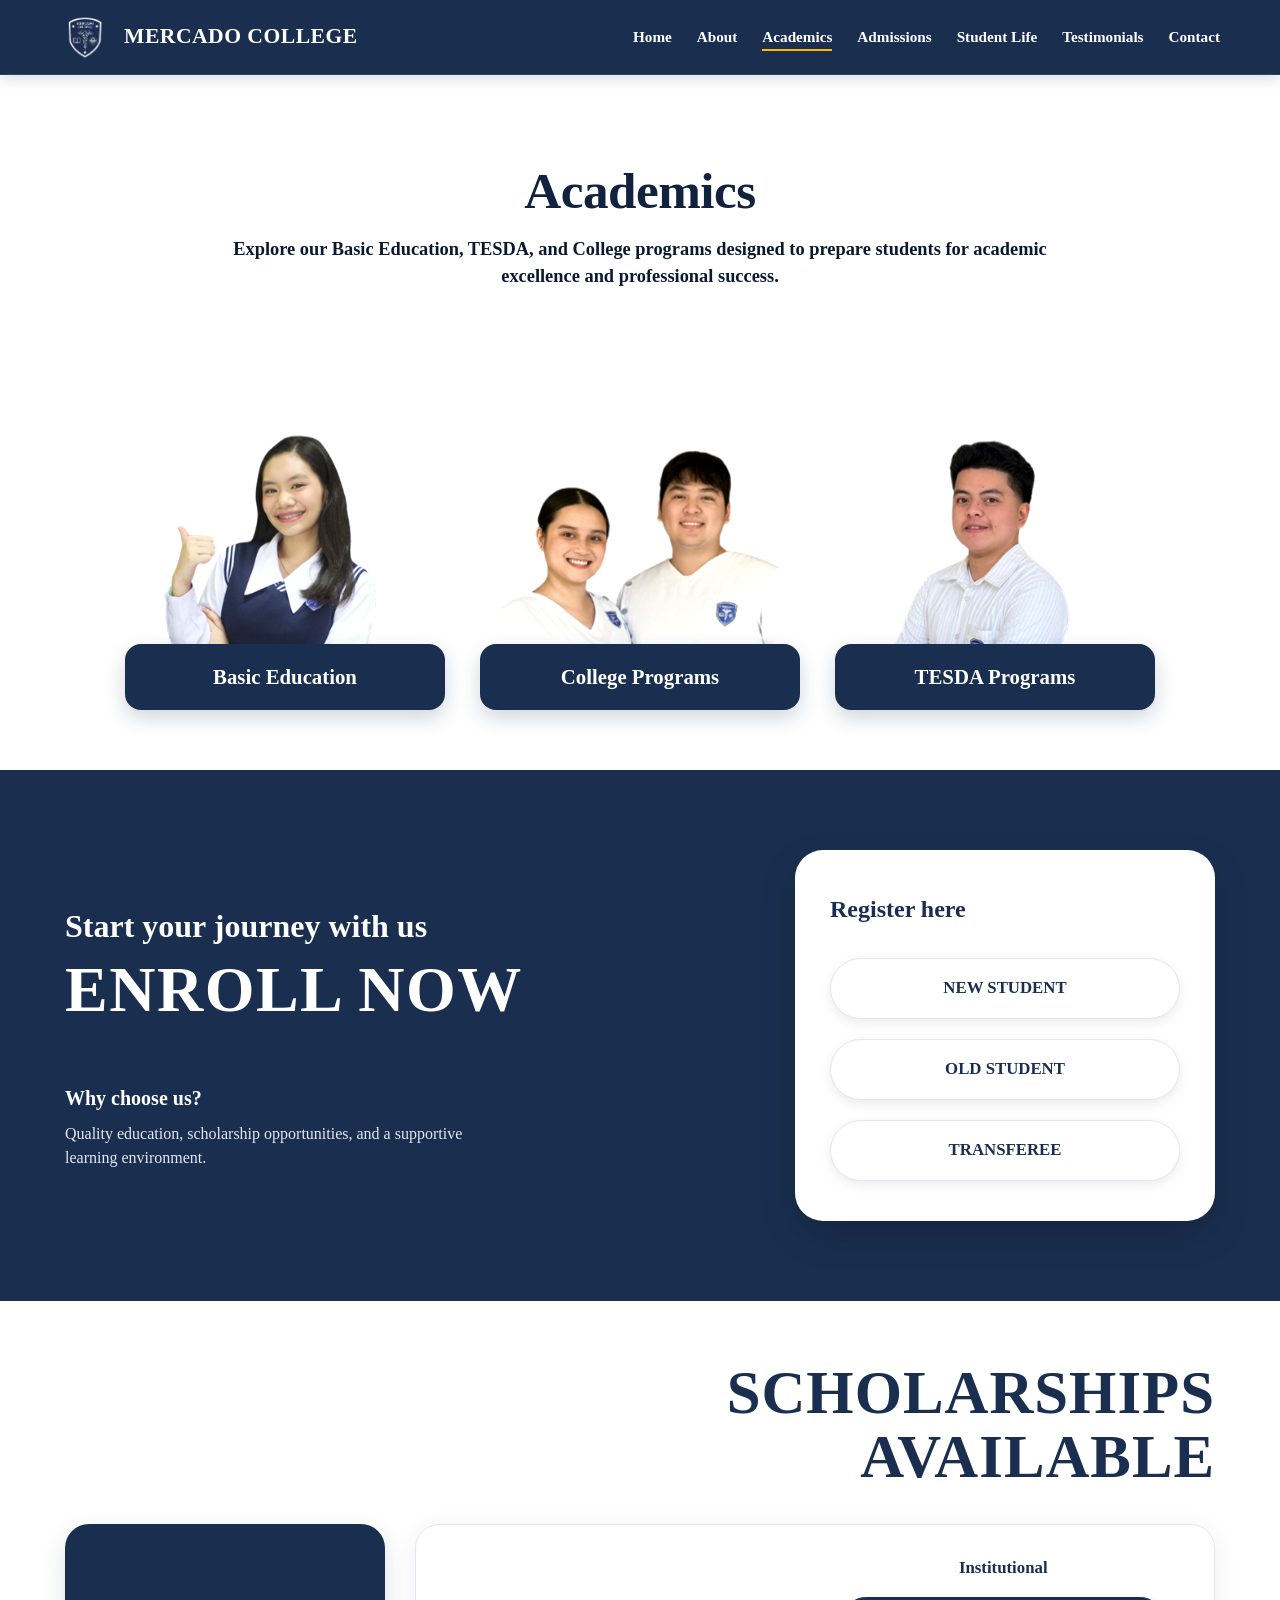
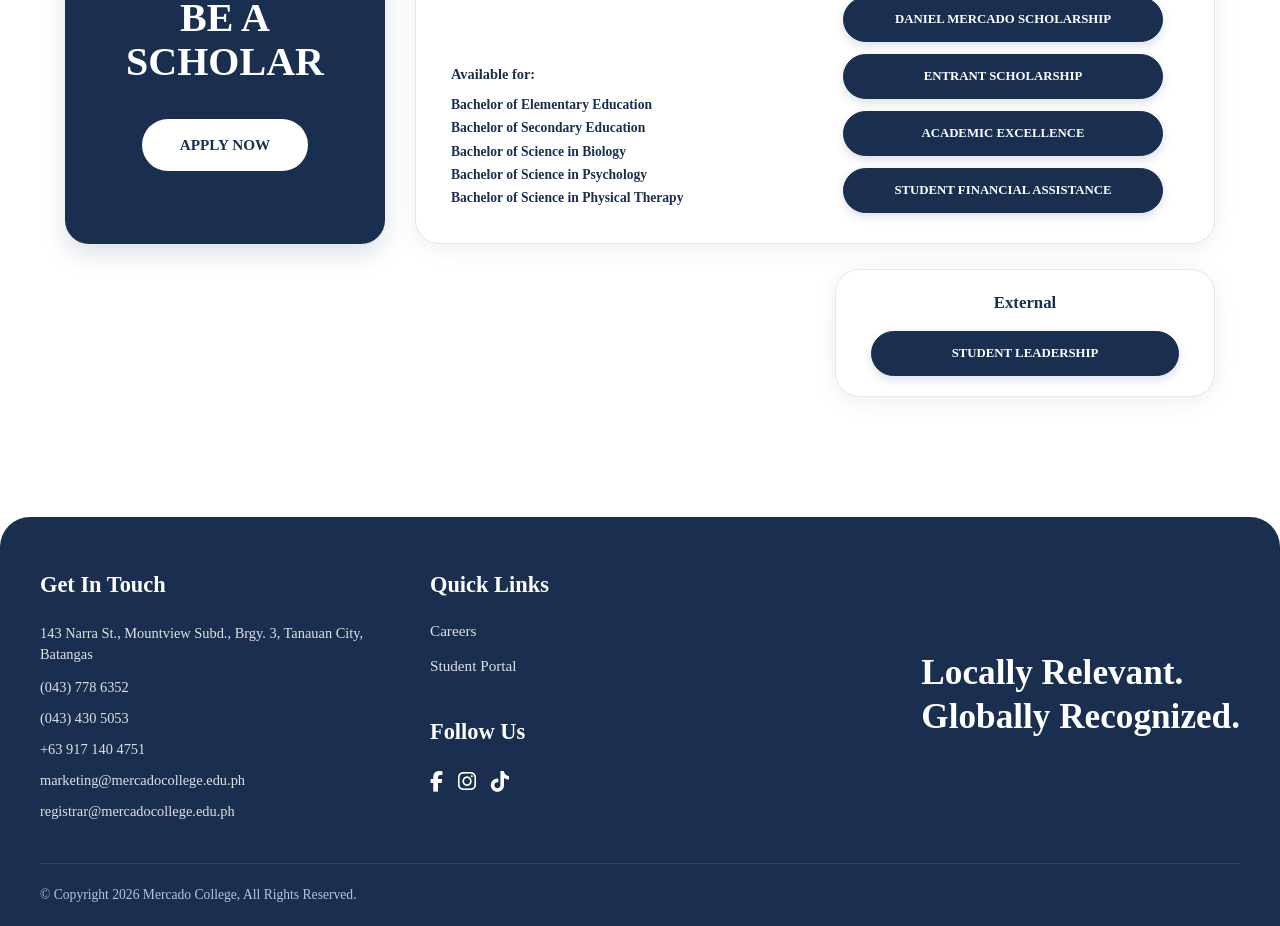
<file: academics.html>
<!DOCTYPE html>
<html lang="en">
<head>
  <meta charset="UTF-8">
  <meta name="viewport" content="width=device-width, initial-scale=1.0">
  <title>Academics - Mercado College</title>
  
  <!-- FontAwesome Icons -->
  <link href="https://cdnjs.cloudflare.com/ajax/libs/font-awesome/6.4.0/css/all.min.css" rel="stylesheet">
   <!-- Nakahiwalay na CSS -->
  <link rel="stylesheet" href="css/style.css">
  <style>
    * * {
      box-sizing: border-box;
      margin: 0;
      padding: 0;
    }

    body {
      font-family: Arial, sans-serif;
      background-color: #ffffff;
      color: #333333;
      overflow-x: hidden;
    }

    .nav-container {
      display: flex;
      justify-content: space-between;
      align-items: center;
      max-width: 1200px;
      margin: 0 auto;
      padding: 0 20px;
    }

    .logo-container {
      text-decoration: none;
      display: flex;
      align-items: center;
      gap: 10px;
    }

    .logo-text h1 {
      margin: 0;
      font-size: 1.25rem !important; /* Pina-compact na brand title */
      font-weight: 800 !important;
      color: #0A192F !important;
      line-height: 1.1 !important;
      font-family: Arial, sans-serif !important;
      letter-spacing: 0.3px !important;
    }

    .logo-text p {
      margin: 1px 0 0 0;
      font-size: 0.65rem !important; /* Saktong subtitle size */
      color: #64748B !important;
      font-weight: 700 !important;
      letter-spacing: 0.8px !important;
      font-family: Arial, sans-serif !important;
      text-transform: uppercase;
    }

    .nav-links {
      list-style: none;
      margin: 0;
      padding: 0;
      display: flex;
      gap: 22px !important; /* Saktong agwat */
      align-items: center;
      font-weight: 700 !important;
      font-size: 0.88rem !important; /* Pina-compact na menu font size */
    }

    .nav-links a {
      color: #1E293B;
      text-decoration: none;
      padding-bottom: 2px;
      transition: color 0.2s ease;
    }

    .nav-links a.active {
      color: #0A192F;
      border-bottom: 2px solid #0A192F; /* Manipis na 2px na linya */
      font-weight: 700;
    }

    /* MAIN TITLE HERO SECTION (Eksaktong gaya ng "About Us" title) */
    .academics-hero-section {
      text-align: center;
      padding: 70px 20px 30px;
      max-width: 950px;
      margin: 0 auto;
    }

    .academics-hero-section h1 {
      color: #0A192F !important;
      font-size: 4.5rem !important;
      font-weight: 800 !important;
      font-family: "Times New Roman", Times, serif !important;
      margin: 0 0 15px 0 !important;
      letter-spacing: -0.5px !important;
      line-height: 1 !important;
    }

    .academics-hero-section p {
      color: #0A192F !important;
      font-size: 1.15rem !important;
      font-weight: 700 !important;
      font-family: "Times New Roman", Times, serif !important;
      line-height: 1.45 !important;
      max-width: 820px !important;
      margin: 0 auto !important;
    }

    /* PROGRAM CARDS SECTION */
    .programs-container {
      display: flex;
      justify-content: center;
      align-items: flex-end;
      gap: 35px;
      max-width: 1150px;
      margin: 30px auto 60px;
      padding: 0 20px;
      flex-wrap: wrap;
    }

    .program-card {
      position: relative;
      width: 320px;
      height: 380px;
      background: transparent;
      display: flex;
      flex-direction: column;
      justify-content: flex-end;
      cursor: pointer;
    }

    .program-card .card-img {
      position: absolute;
      bottom: 25px;
      left: 50%;
      transform: translateX(-50%);
      width: 100%;
      height: 360px;
      object-fit: contain;
      object-position: bottom center;
      transition: all 0.35s ease;
      z-index: 2;
      filter: contrast(105%) brightness(102%);
      pointer-events: none;
    }

    .program-card .card-label {
      position: relative;
      z-index: 3;
      background-color: #1A2F50;
      color: #ffffff;
      padding: 16px 20px;
      text-align: center;
      font-size: 1.3rem;
      font-weight: 700;
      border-radius: 16px;
      box-shadow: 0 8px 20px rgba(26, 47, 80, 0.2);
      transition: opacity 0.3s ease, visibility 0.3s ease;
    }

    .program-card .hover-content {
      position: absolute;
      inset: -15px -10px 0 -10px;
      z-index: 1;
      background: rgba(255, 255, 255, 0.95);
      backdrop-filter: blur(3px);
      -webkit-backdrop-filter: blur(3px);
      border-radius: 28px;
      padding: 35px 20px 20px;
      box-shadow: 0 15px 35px rgba(0, 0, 0, 0.12);
      display: flex;
      flex-direction: column;
      justify-content: flex-start;
      align-items: center;
      text-align: center;
      opacity: 0;
      visibility: hidden;
      transition: opacity 0.35s ease, visibility 0.35s ease;
    }

    .program-card .hover-content h2 {
      color: #1A2F50;
      font-size: 1.8rem;
      margin-bottom: 12px;
      font-weight: 800;
      position: relative;
      z-index: 4;
    }

    .program-card .hover-content p {
      color: #334155;
      font-size: 0.95rem;
      line-height: 1.4;
      margin-bottom: 25px;
      font-weight: 600;
      max-width: 85%;
      position: relative;
      z-index: 4;
    }

    .program-card .hover-content .see-more-btn {
      color: #1A2F50;
      font-weight: 800;
      text-decoration: underline;
      font-size: 1.05rem;
      position: relative;
      z-index: 4;
      cursor: pointer;
    }

    .program-card:hover .hover-content {
      opacity: 1;
      visibility: visible;
    }

    .program-card:hover .card-img {
      opacity: 0.2;
    }

    .program-card:hover .card-label {
      opacity: 0;
      visibility: hidden;
    }

    /* ENROLL NOW SECTION */
    .enroll-section {
      width: 100%;
      background-color: #1A2F50;
      padding: 80px 20px;
    }

    .enroll-container {
      max-width: 1150px;
      margin: 0 auto;
      display: flex;
      justify-content: space-between;
      align-items: center;
      gap: 50px;
      flex-wrap: wrap;
    }

    .enroll-text-content {
      flex: 1;
      min-width: 320px;
      color: #ffffff;
    }

    .enroll-text-content .sub-headline {
      font-size: 2rem;
      font-weight: 700;
      margin-bottom: 5px;
    }

    .enroll-text-content .main-headline {
      font-size: 4rem;
      font-weight: 900;
      letter-spacing: 1.5px;
      line-height: 1;
      margin-bottom: 60px;
    }

    .enroll-text-content .why-choose-us h3 {
      font-size: 1.25rem;
      font-weight: 800;
      margin-bottom: 8px;
    }

    .enroll-text-content .why-choose-us p {
      font-size: 1rem;
      line-height: 1.5;
      color: #e2e8f0;
      max-width: 450px;
    }

    .register-card {
      background-color: #ffffff;
      width: 100%;
      max-width: 420px;
      border-radius: 28px;
      padding: 40px 35px;
      box-shadow: 0 15px 35px rgba(0, 0, 0, 0.2);
    }

    .register-card h3 {
      color: #1A2F50;
      font-size: 1.5rem;
      font-weight: 800;
      margin-bottom: 30px;
    }

    .student-buttons {
      display: flex;
      flex-direction: column;
      gap: 20px;
    }

    .student-btn {
      display: block;
      width: 100%;
      padding: 16px 20px;
      background-color: #ffffff;
      color: #1A2F50;
      font-size: 1.05rem;
      font-weight: 800;
      text-align: center;
      text-decoration: none;
      border-radius: 50px;
      box-shadow: 0 4px 12px rgba(0, 0, 0, 0.08);
      border: 1px solid #e2e8f0;
      transition: all 0.3s ease;
    }

    .student-btn:hover {
      background-color: #1A2F50;
      color: #F1C40F;
      border-color: #1A2F50;
      transform: translateY(-2px);
    }

    /* SCHOLARSHIP SECTION */
    .scholarship-section {
      width: 100%;
      background-color: #ffffff;
      padding: 60px 20px;
    }

    .scholarship-container {
      max-width: 1150px;
      margin: 0 auto;
    }

    .scholarship-header {
      text-align: right;
      margin-bottom: 35px;
    }

    .scholarship-header h2 {
      color: #1A2F50;
      font-size: 3.8rem;
      font-weight: 900;
      line-height: 1.05;
      letter-spacing: 1px;
      margin: 0;
    }

    .scholarship-main-row {
      display: flex;
      gap: 30px;
      align-items: stretch;
      margin-bottom: 25px;
      flex-wrap: wrap;
    }

    .scholar-banner {
      background-color: #1A2F50;
      color: #ffffff;
      border-radius: 24px;
      padding: 35px 25px;
      display: flex;
      flex-direction: column;
      justify-content: center;
      align-items: center;
      text-align: center;
      flex: 0 0 320px;
      box-shadow: 0 10px 25px rgba(26, 47, 80, 0.15);
    }

    .scholar-banner h3 {
      font-size: 2.5rem;
      line-height: 1.1;
      font-weight: 800;
      margin-top: 0;
      margin-bottom: 35px;
    }

    .scholar-banner .apply-btn {
      background-color: #ffffff;
      color: #1A2F50;
      font-weight: 800;
      font-size: 0.95rem;
      padding: 14px 38px;
      border-radius: 50px;
      text-decoration: none;
      transition: all 0.3s ease;
    }

    .scholar-banner .apply-btn:hover {
      background-color: #F1C40F;
      color: #1A2F50;
      transform: translateY(-2px);
    }

    .scholar-card {
      background-color: #ffffff;
      border-radius: 24px;
      box-shadow: 0 4px 25px rgba(0, 0, 0, 0.07);
      border: 1px solid #e2e8f0;
      padding: 30px 35px;
    }

    .institutional-card {
      flex: 1;
      display: flex;
      justify-content: space-between;
      gap: 25px;
      flex-wrap: wrap;
    }

    .card-left {
      flex: 1;
      min-width: 240px;
      display: flex;
      flex-direction: column;
      justify-content: flex-end;
    }

    .card-left h4 {
      color: #1A2F50;
      font-weight: 800;
      font-size: 0.9rem;
      margin-bottom: 10px;
    }

    .card-left ul {
      list-style: none;
      padding: 0;
      margin: 0;
    }

    .card-left li {
      color: #1A2F50;
      font-size: 0.85rem;
      font-weight: 700;
      margin-bottom: 5px;
      line-height: 1.35;
    }

    .card-right {
      flex: 1;
      min-width: 280px;
      display: flex;
      flex-direction: column;
      align-items: center;
    }

    .scholarship-bottom-row {
      display: flex;
      justify-content: flex-end;
      width: 100%;
    }

    .external-card {
      display: flex;
      flex-direction: column;
      align-items: center;
      width: 100%;
      max-width: 380px;
      padding: 20px 35px;
    }

    .category-title {
      color: #1A2F50;
      font-weight: 800;
      font-size: 1.05rem;
      margin-bottom: 15px;
      text-align: center;
    }

    .scholar-buttons {
      display: flex;
      flex-direction: column;
      gap: 12px;
      width: 100%;
      max-width: 320px;
    }

    .s-btn {
      background-color: #1A2F50;
      color: #ffffff;
      font-size: 0.8rem;
      font-weight: 800;
      text-align: center;
      text-decoration: none;
      padding: 14px 18px;
      border-radius: 50px;
      border: 1px solid #1A2F50;
      box-shadow: 0 4px 10px rgba(26, 47, 80, 0.15);
      transition: all 0.3s ease;
    }

    .s-btn:hover {
      background-color: #ffffff;
      color: #1A2F50;
      border-color: #e2e8f0;
      transform: translateY(-2px);
    }

    /* FOOTER */
    footer {
      background-color: #1A2F50;
      color: #ffffff;
      padding: 50px 40px 20px;
      font-family: sans-serif;
      border-top-left-radius: 30px;
      border-top-right-radius: 30px;
      margin-top: 40px;
    }

    /* MODAL STYLES */
    .modal {
      display: none;
      position: fixed;
      top: 0;
      left: 0;
      width: 100vw;
      height: 100vh;
      background-color: rgba(0, 0, 0, 0.6);
      z-index: 99999;
      align-items: center;
      justify-content: center;
    }

    .modal.active {
      display: flex !important;
    }

    .modal-content {
      font-family: Arial, sans-serif !important;
      background-color: #ffffff;
      width: 90%;
      max-width: 580px;
      border-radius: 4px;
      box-shadow: 0 10px 30px rgba(0, 0, 0, 0.25);
      overflow: hidden;
      display: flex;
      flex-direction: column;
    }

    .modal-header {
      background-color: #ffc107;
      padding: 18px 25px;
      position: relative;
      display: flex;
      justify-content: space-between;
      align-items: flex-start;
    }

    .modal-header h2 {
      font-size: 1.5rem;
      font-weight: 800;
      color: #1a2f50;
      margin: 0 0 2px 0;
      letter-spacing: -0.2px;
    }

    .modal-subtitle {
      font-size: 0.85rem;
      font-weight: 600;
      color: #1a2f50;
      margin: 0;
      opacity: 0.9;
    }

    .close-btn {
      background: transparent;
      color: #ffffff;
      border: none;
      font-size: 2.2rem;
      font-weight: 900;
      cursor: pointer;
      line-height: 0.8;
      padding: 0;
      margin-left: 15px;
      transition: transform 0.2s ease;
    }

    .close-btn:hover {
      transform: scale(1.1);
    }

    .modal-body {
      padding: 20px 30px 25px 30px;
      max-height: 420px;
      overflow-y: auto;
      background-color: #ffffff;
      display: flex;
      flex-direction: column;
      gap: 3px;
    }

/* ==========================================================================
   MODAL PROGRAM BUTTONS (NAVY BLUE BACKGROUND + YELLOW TEXT ON HOVER)
   ========================================================================== */
.modal-program-btn {
  display: block;
  background-color: #ffffff;
  color: #0A192F; /* Dark Blue text kapag hindi naka-hover */
  text-decoration: none;
  font-weight: 700;
  font-size: 0.92rem;
  padding: 10px 15px;
  border-radius: 20px; /* Pill shape */
  margin-bottom: 6px;
  transition: all 0.2s ease;
  border: 1px solid #E2E8F0;
  text-align: left;
}

.modal-program-btn:hover {
  background-color: #0A192F !important; /* Navy Blue background */
  color: #FFB800 !important;            /* Eksaktong Yellow/Gold color ng header banner mo */
  border-color: #0A192F !important;
  text-decoration: none !important;
}
    /* ==========================================================================
   DEGREE PROGRAMS MODAL (COMPACT & PERFECT SIZE)
   ========================================================================== */

/* Dark Overlay Background */
.modal-overlay {
  position: fixed;
  top: 0;
  left: 0;
  width: 100%;
  height: 100%;
  background-color: rgba(0, 0, 0, 0.65);
  display: flex;
  justify-content: center;
  align-items: center;
  z-index: 2000;
  opacity: 0;
  pointer-events: none;
  transition: opacity 0.3s ease;
}

.modal-overlay.active,
.modal-overlay:target {
  opacity: 1;
  pointer-events: auto;
}

/* Modal Box - Pinapayat at pinaliit ang max-width patungong 460px */
.modal-box {
  background: #ffffff;
  width: 85%;
  max-width: 460px; /* Mas compact at sakto lang ang laki */
  border-radius: 10px;
  overflow: hidden;
  box-shadow: 0 10px 25px rgba(0, 0, 0, 0.2);
  transform: translateY(-15px);
  transition: transform 0.3s ease;
}

.modal-overlay.active .modal-box,
.modal-overlay:target .modal-box {
  transform: translateY(0);
}

/* Modal Header (Yellow Banner) */
.modal-header {
  background-color: #FFB800;
  padding: 15px 20px;
  position: relative;
  color: #0A192F;
}

.modal-header h2 {
  font-size: 1.3rem;
  font-weight: 800;
  margin: 0 0 2px 0;
  color: #0A192F;
}

.modal-header p {
  font-size: 0.78rem;
  margin: 0;
  color: #1A2F50;
  line-height: 1.25;
}

.modal-close {
  position: absolute;
  top: 14px;
  right: 18px;
  color: #ffffff;
  font-size: 1.3rem;
  font-weight: bold;
  text-decoration: none;
  cursor: pointer;
  line-height: 1;
}

/* Modal Body - Single Column pero compact ang mga espasyo (Walang Scrollbar) */
.modal-body {
  padding: 15px 20px;
  max-height: none !important;
  overflow: visible !important;
}

/* ==========================================================================
   DEGREE PROGRAMS COMPACT LIST (PERFECT SIZE & COLOR-SWAP HOVER)
   ========================================================================== */

.program-list {
  display: flex;
  flex-direction: column;
  gap: 3px !important; /* Dikit-dikit para kasya lahat at maliit ang box */
  list-style: none !important;
  padding: 0 !important;
  margin: 0 !important;
}

.program-list li a {
  display: block;
  background-color: #ffffff;
  color: #0A192F !important;
  font-size: 0.88rem !important;
  font-weight: 700 !important;
  text-decoration: none !important;
  padding: 6px 12px !important; /* Manipis na padding para hindi humaba */
  border-radius: 16px !important; /* Pill shape pero compact */
  border: 1px solid #E2E8F0;
  transition: all 0.2s ease !important;
}

/* HOVER STATE: Dark Blue Background + Yellow Text */
.program-list li a:hover {
  background-color: #0A192F !important;
  color: #FFB800 !important; /* Signature Yellow */
  border-color: #0A192F !important;
}
/* ==========================================================================
     UNIFIED PILL HOVER STYLE PARA SA LAHAT NG MODALS (Degree, Basic Ed, TESDA)
     ========================================================================== */
  .degree-list-container,
  .basic-list-container,
  .tesda-list-container {
    display: flex !important;
    flex-direction: column !important;
    align-items: flex-start !important;
    gap: 4px !important;
    padding: 12px 20px !important;
  }

  .degree-list-container .modal-program-btn,
  .basic-list-container .modal-program-btn,
  .tesda-list-container .modal-program-btn {
    display: inline-block !important;
    width: auto !important;
    background-color: transparent !important;
    color: #0A192F !important;
    font-size: 0.88rem !important;
    font-weight: 700 !important;
    text-decoration: none !important;
    padding: 6px 16px !important;
    border-radius: 20px !important;
    border: none !important;
    margin: 0 !important;
    transition: all 0.15s ease !important;
  }

  .degree-list-container .modal-program-btn:hover,
  .basic-list-container .modal-program-btn:hover,
  .tesda-list-container .modal-program-btn:hover {
    background-color: #0A192F !important;
    color: #FFB800 !important;
    text-decoration: none !important;
  }
  /* MODAL OVERLAY */
.scholar-modal-overlay {
  position: fixed;
  top: 0;
  left: 0;
  width: 100%;
  height: 100%;
  background-color: rgba(0, 0, 0, 0.6);
  display: flex;
  justify-content: center;
  align-items: center;
  z-index: 1000;
}

/* MODAL BOX */
.scholar-modal-box {
  background-color: #ffffff;
  width: 90%;
  max-width: 600px;
  border-radius: 8px;
  overflow: hidden;
  box-shadow: 0 10px 30px rgba(0, 0, 0, 0.3);
  animation: modalFadeIn 0.2s ease-in-out;
}

@keyframes modalFadeIn {
  from { opacity: 0; transform: translateY(-10px); }
  to { opacity: 1; transform: translateY(0); }
}

/* YELLOW HEADER BAR */
.scholar-modal-header {
  background-color: #FFB800;
  color: #11223f;
  padding: 18px 25px;
  display: flex;
  justify-content: space-between;
  align-items: center;
}

.scholar-modal-header h3 {
  font-size: 1.25rem;
  font-weight: 900;
  letter-spacing: 0.5px;
  margin: 0;
}

/* CLOSE BUTTON (X) */
.scholar-close-btn {
  background: none;
  border: none;
  font-size: 2rem;
  font-weight: bold;
  color: #11223f;
  cursor: pointer;
  line-height: 1;
  transition: opacity 0.2s;
}

.scholar-close-btn:hover {
  opacity: 0.7;
}

/* MODAL BODY CONTENT */
.scholar-modal-body {
  padding: 30px 25px;
  color: #333333;
  font-size: 1rem;
  line-height: 1.6;
}
/* Lahat ng text ay magiging Source Serif Pro, pero HUWAG pakialaman ang Font Awesome icons */
html body *:not(.fa):not([class*="fa-"]):not(.fab):not(.fas):not(.far) {
  font-family: 'Source Serif Pro', Georgia, serif !important;
}

  </style>
</head>
<body>


<!DOCTYPE html>
<html lang="en">
<head>
  <meta charset="UTF-8">
  <meta name="viewport" content="width=device-width, initial-scale=1.0">
  <title>Academics - Mercado College</title>
  
  <!-- FontAwesome Icons -->
  <link href="https://cdnjs.cloudflare.com/ajax/libs/font-awesome/6.4.0/css/all.min.css" rel="stylesheet">
  
  <!-- Nakahiwalay na CSS -->
  <link rel="stylesheet" href="css/style.css">
</head>
<body>

  <!-- Header / Navigation -->
  <header>
    <div class="nav-container">
      <a href="index.html" class="logo-container">
        <img src="assets/logoto.png" alt="Mercado College Logo" class="site-logo" style="height: 50px; width: auto;">
        <div class="logo-text">
          <h1>Mercado College</h1>
        </div>
      </a>
      <ul class="nav-links">
        <li><a href="index.html">Home</a></li>
        <li><a href="about.html">About</a></li>
        <li><a href="academics.html" class="active">Academics</a></li>
        <li><a href="admissions.html">Admissions</a></li>
        <li><a href="student-life.html">Student Life</a></li>
        <li><a href="testimonials.html">Testimonials</a></li>
        <li><a href="contact.html">Contact</a></li>
      </ul>
    </div>
  </header>

  <!-- ACADEMICS HERO TITLE SECTION -->
  <div class="academics-hero-section">
    <h1 style="font-size: 3.2rem !important; font-weight: 800 !important; color: #11223f !important; margin: 20px 0 !important; text-align: center !important;">Academics</h1>
    <p>
      Explore our Basic Education, TESDA, and College programs designed to prepare students for academic excellence and professional success.
    </p>
  </div>

  <!-- PROGRAM CARDS SECTION -->
  <div class="programs-container">
    <div class="program-card">
      <img src="assets/shs.png" alt="Basic Education Student" class="card-img">
      <div class="card-label">Basic Education</div>
      <div class="hover-content">
        <h2>Basic Education</h2>
        <p>K to 12 Curriculum including Junior High School and Senior High School.</p>
        <a href="javascript:void(0)" onclick="openBasicEduModal()" class="see-more-btn">See More</a>
      </div>
    </div>

    <div class="program-card">
      <img src="assets/college.png" alt="College Student" class="card-img">
      <div class="card-label">College Programs</div>
      <div class="hover-content">
        <h2>College Programs</h2>
        <p>Degree programs for Healthcare, Education, Business, and Science.</p>
        <a href="javascript:void(0)" onclick="openDegreeModal()" class="see-more-btn">See More</a>
      </div>
    </div>

    <div class="program-card">
      <img src="assets/tesda.png" alt="TESDA Student" class="card-img">
      <div class="card-label">TESDA Programs</div>
      <div class="hover-content">
        <h2>TESDA Programs</h2>
        <p>Technical and vocational programs aligned with industry standards.</p>
        <a href="javascript:void(0)" onclick="openTesdaModal()" class="see-more-btn">See More</a>
      </div>
    </div>
  </div>

  <!-- ENROLL NOW SECTION -->
  <section class="enroll-section">
    <div class="enroll-container">
      <div class="enroll-text-content">
        <p class="sub-headline">Start your journey with us</p>
        <h2 class="main-headline">ENROLL NOW</h2>
        <div class="why-choose-us">
          <h3>Why choose us?</h3>
          <p>Quality education, scholarship opportunities, and a supportive learning environment.</p>
        </div>
      </div>
      <div class="register-card">
  <h3>Register here</h3>
  <div class="student-buttons">
    <a href="https://forms.cloud.microsoft/pages/responsepage.aspx?id=JsX2hWdJYEqXz--czLO6fzbb3MR4Q3FMgqKFeny3C1hUQVNOWDBTRjlINzdZUktBMk9SNFoyWklSQy4u&origin=lprLink&route=shorturl" target="_blank" class="student-btn">NEW STUDENT</a>
    <a href="https://forms.cloud.microsoft/pages/responsepage.aspx?id=JsX2hWdJYEqXz--czLO6fzbb3MR4Q3FMgqKFeny3C1hUQVNOWDBTRjlINzdZUktBMk9SNFoyWklSQy4u&origin=lprLink&route=shorturl" target="_blank" class="student-btn">OLD STUDENT</a>
    <a href="https://forms.cloud.microsoft/pages/responsepage.aspx?id=JsX2hWdJYEqXz--czLO6fzbb3MR4Q3FMgqKFeny3C1hUQVNOWDBTRjlINzdZUktBMk9SNFoyWklSQy4u&origin=lprLink&route=shorturl" target="_blank" class="student-btn">TRANSFEREE</a>
  </div>
</div>
    </div>
  </section>
<!-- SCHOLARSHIPS SECTION -->
<section class="scholarship-section">
  <div class="scholarship-container">
    <div class="scholarship-header">
      <h2>SCHOLARSHIPS<br>AVAILABLE</h2>
    </div>

    <div class="scholarship-main-row">
      <div class="scholar-banner">
        <h3>BE A<br>SCHOLAR</h3>
        <a href="#apply" class="apply-btn">APPLY NOW</a>
      </div>

      <div class="scholar-card institutional-card">
        <div class="card-left">
          <h4>Available for:</h4>
          <ul>
            <li>Bachelor of Elementary Education</li>
            <li>Bachelor of Secondary Education</li>
            <li>Bachelor of Science in Biology</li>
            <li>Bachelor of Science in Psychology</li>
            <li>Bachelor of Science in Physical Therapy</li>
          </ul>
        </div>
        <div class="card-right">
          <h4 class="category-title">Institutional</h4>
          <div class="scholar-buttons">
            <button class="s-btn scholarship-trigger" data-title="DANIEL MERCADO SCHOLARSHIP" data-desc="This scholarship is awarded to incoming 1st year students who have received an honor award.">DANIEL MERCADO SCHOLARSHIP</button>
            <button class="s-btn scholarship-trigger" data-title="ENTRANT SCHOLARSHIP" data-desc="The institution awards scholarship to 1st year students as one of the top 3 in their school.">ENTRANT SCHOLARSHIP</button>
            <button class="s-btn scholarship-trigger" data-title="ACADEMIC EXCELLENCE" data-desc="This scholarship is given to regular 2nd to 4th year students who have academic distinction.">ACADEMIC EXCELLENCE</button>
            <button class="s-btn scholarship-trigger" data-title="STUDENT FINANCIAL ASSISTANCE" data-desc="External scholarships such as:<br>• Gov.Vilma Scholarship<br>• Merit Scholarship<br>• TDP-TES Scholarship">STUDENT FINANCIAL ASSISTANCE</button>
          </div>
        </div>
      </div>
    </div>

    <div class="scholarship-bottom-row">
      <div class="scholar-card external-card">
        <h4 class="category-title">External</h4>
        <div class="scholar-buttons">
          <button class="s-btn scholarship-trigger" data-title="STUDENT LEADERSHIP" data-desc="This scholarship is given to SSG elected president, vice-president, and secretary for the academic year.">STUDENT LEADERSHIP</button>
        </div>
      </div>
    </div>
  </div>
</section>

<!-- SCHOLARSHIP POPUP MODAL STRUCTURE -->
<div id="scholarshipModal" class="scholar-modal-overlay" style="display: none;">
  <div class="scholar-modal-box">
    <div class="scholar-modal-header">
      <h3 id="modalScholarTitle">SCHOLARSHIP TITLE</h3>
      <button class="scholar-close-btn" onclick="closeScholarshipModal()">&times;</button>
    </div>
    <div class="scholar-modal-body">
      <p id="modalScholarDesc">Description goes here...</p>
    </div>
  </div>
</div>

  <!-- FOOTER SECTION -->
  <footer style="background-color: #1A2F50; color: #ffffff; padding: 50px 40px 20px; border-top-left-radius: 30px; border-top-right-radius: 30px; margin-top: 60px;">
  
  <!-- Main Flex Container para sa 3 Kolum -->
  <div style="max-width: 1200px; margin: 0 auto; display: flex; flex-wrap: wrap; justify-content: space-between; gap: 40px; padding-bottom: 40px; text-align: left;">
    
    <!-- Kolum 1: Get In Touch -->
    <div style="flex: 1; min-width: 250px;">
      <h3 style="font-size: 1.4rem; font-weight: 700; margin-bottom: 20px; text-align: left;">Get In Touch</h3>
      <p style="font-size: 0.9rem; margin-bottom: 10px; line-height: 1.5; color: #E0E0E0;">
        143 Narra St., Mountview Subd., Brgy. 3, Tanauan City, Batangas
      </p>
      <p style="font-size: 0.9rem; margin-bottom: 8px; color: #E0E0E0;">(043) 778 6352</p>
      <p style="font-size: 0.9rem; margin-bottom: 8px; color: #E0E0E0;">(043) 430 5053</p>
      <p style="font-size: 0.9rem; margin-bottom: 8px; color: #E0E0E0;">+63 917 140 4751</p>
      <p style="font-size: 0.9rem; margin-bottom: 8px; color: #E0E0E0;">marketing@mercadocollege.edu.ph</p>
      <p style="font-size: 0.9rem; margin-bottom: 0; color: #E0E0E0;">registrar@mercadocollege.edu.ph</p>
    </div>

    <!-- Kolum 2: Quick Links & Follow Us -->
    <div style="flex: 1; min-width: 200px; display: flex; flex-direction: column; align-items: flex-start;">
      <h3 style="font-size: 1.4rem; font-weight: 700; margin-bottom: 15px; margin-top: 0; text-align: left;">Quick Links</h3>
      <ul style="list-style: none; padding: 0; margin: 0 0 25px 0; text-align: left;">
        <li style="margin-bottom: 10px;">
          <a href="#" style="color: #E0E0E0; text-decoration: none; font-size: 0.95rem;">Careers</a>
        </li>
        <li style="margin-bottom: 10px;">
          <a href="#" style="color: #E0E0E0; text-decoration: none; font-size: 0.95rem;">Student Portal</a>
        </li>
      </ul>

      <h3 style="font-size: 1.4rem; font-weight: 700; margin-bottom: 15px; margin-top: 0; text-align: left;">Follow Us</h3>
      <!-- Social Media Icons -->
      <div style="display: flex; gap: 15px; font-size: 1.3rem; justify-content: flex-start; align-items: center;">
        <!-- Facebook Link -->
        <a href="https://www.facebook.com/dmmc.ihs?rdid=0Ju1ljysI4AkcZ7U&share_url=https%3A%2F%2Fwww.facebook.com%2Fshare%2F1C8GkB7cvr%2F#" target="_blank" rel="noopener noreferrer" style="color: #ffffff; text-decoration: none;">
          <i class="fa-brands fa-facebook-f"></i>
        </a>
        
        <!-- Instagram Link -->
        <a href="#" style="color: #ffffff; text-decoration: none;">
          <i class="fa-brands fa-instagram"></i>
        </a>
        
        <!-- TikTok Link -->
        <a href="https://www.tiktok.com/@mercadocollege" target="_blank" rel="noopener noreferrer" style="color: #ffffff; text-decoration: none;">
          <i class="fa-brands fa-tiktok"></i>
        </a>
      </div>
    </div> 

    <!-- Kolum 3: Tagline (Naka-align sa Kaliwa ang Text) -->
    <div style="flex: 1.2; min-width: 280px; display: flex; align-items: center; justify-content: flex-end;">
      <h2 style="font-size: 2.2rem; font-weight: 800; font-family: 'Source Serif Pro', Georgia, serif; line-height: 1.25; margin: 0; text-align: left; color: #ffffff;">
        Locally Relevant.<br>
        Globally Recognized.
      </h2>
    </div>

  </div> <!-- Dito nagtatapos ang main flex container ng 3 kolum -->

  <!-- Bottom Copyright Bar (Nakalabas na at may width: 100% para di umangat) -->
  <div style="max-width: 1200px; margin: 0 auto; width: 100%; text-align: left; padding-top: 20px; border-top: 1px solid rgba(255, 255, 255, 0.1); font-size: 0.85rem; color: #B0C4DE; box-sizing: border-box;">
    © Copyright 2026 Mercado College, All Rights Reserved.
  </div>

</footer>

  <!-- MODALS SYSTEM -->
  <div id="degreeModal" class="modal">
    <div class="modal-content">
      <div class="modal-header">
        <div>
          <h2>Degree Programs</h2>
          <p class="modal-subtitle">Professional degree programs in health, science, education, and business.</p>
        </div>
        <button type="button" class="close-btn" onclick="closeAllModals()">&times;</button>
      </div>
      <div class="modal-body degree-list-container">
        <a href="college-programs.html#nursing" class="modal-program-btn">BS Nursing</a>
        <a href="college-programs.html#midwifery" class="modal-program-btn">BS Midwifery</a>
        <a href="college-programs.html#medtech" class="modal-program-btn">BS Medical Technology</a>
        <a href="college-programs.html#pt" class="modal-program-btn">BS Physical Therapy</a>
        <a href="college-programs.html#radtech" class="modal-program-btn">BS Radiologic Technology</a>
        <a href="college-programs.html#biology" class="modal-program-btn">BS Biology</a>
        <a href="college-programs.html#elem-ed" class="modal-program-btn">BS Elementary Education</a>
        <a href="college-programs.html#sec-ed" class="modal-program-btn">BS Secondary Education</a>
        <a href="college-programs.html#psychology" class="modal-program-btn">BS Psychology</a>
        <a href="college-programs.html#ba" class="modal-program-btn">BS Business Administration</a>
        <a href="college-programs.html#other" class="modal-program-btn">Other Programs</a>
      </div>
    </div>
  </div>

  <div id="basicEduModal" class="modal">
    <div class="modal-content">
      <div class="modal-header">
        <div>
          <h2>Basic Education Pathway</h2>
          <p class="modal-subtitle">Academic foundation for Junior High and Senior High School students.</p>
        </div>
        <button type="button" class="close-btn" onclick="closeAllModals()">&times;</button>
      </div>
      <div class="modal-body basic-list-container">
        <a href="basic-education.html" class="modal-program-btn">Junior High School &amp; Senior High School</a>
      </div>
    </div>
  </div>

  <div id="tesdaModal" class="modal modal-overlay">
  <div class="modal-content modal-box">
    
    <div class="modal-header">
      <div>
        <h2>TESDA Programs</h2>
        <p class="modal-subtitle">Technical and vocational skills training.</p>
      </div>
      <button type="button" class="close-btn" onclick="closeAllModals()">&times;</button>
    </div>

    <div class="modal-body tesda-list-container">
  <a href="tesda-programs.html?program=caregiving" class="modal-program-btn">Caregiving NCII</a>
  <a href="tesda-programs.html?program=biomedical" class="modal-program-btn">Biomedical Equipment Servicing NCII</a>
</div>

  </div>
</div>

  <script>
    function closeAllModals() {
      document.querySelectorAll('.modal').forEach(modal => {
        modal.classList.remove('active');
      });
      if (window.location.hash) {
        history.pushState("", document.title, window.location.pathname + window.location.search);
      }
    }

    function openDegreeModal() {
      closeAllModals();
      const modal = document.getElementById('degreeModal');
      if (modal) modal.classList.add('active');
    }

    function openBasicEduModal() {
      closeAllModals();
      const modal = document.getElementById('basicEduModal');
      if (modal) modal.classList.add('active');
    }

    function openTesdaModal() {
      closeAllModals();
      const modal = document.getElementById('tesdaModal');
      if (modal) modal.classList.add('active');
    }

    window.addEventListener('click', function(e) {
      if (e.target.classList.contains('modal')) {
        closeAllModals();
      }
    });

    window.addEventListener('DOMContentLoaded', function() {
      if (window.location.hash === '#degreeModal') {
        history.pushState("", document.title, window.location.pathname + window.location.search);
      }
    });
  // Kapag nag-scroll ang user, i-save ang pwesto sa sessionStorage
  window.addEventListener('scroll', function() {
    sessionStorage.setItem('academicsScrollPos', window.scrollY);
  });

  // Kapag bumalik ang user sa pahinang ito, i-restore ang scroll position
  window.addEventListener('load', function() {
    const savedPos = sessionStorage.getItem('academicsScrollPos');
    if (savedPos) {
      window.scrollTo({
        top: parseInt(savedPos),
        behavior: 'instant' /* Magiging 'instant' para hindi halataring nag-scroll pabalik */
      });
    }
  });
  // Kunin lahat ng scholarship buttons at ang modal elements
  const triggerButtons = document.querySelectorAll('.scholarship-trigger');
  const modalOverlay = document.getElementById('scholarshipModal');
  const modalTitle = document.getElementById('modalScholarTitle');
  const modalDesc = document.getElementById('modalScholarDesc');

  // Kapag pinindot ang alinman sa scholarship buttons
  triggerButtons.forEach(button => {
    button.addEventListener('click', (e) => {
      e.preventDefault(); // Iwasan ang default anchor/button behavior
      
      // Kunin ang text mula sa data attributes
      const title = button.getAttribute('data-title');
      const desc = button.getAttribute('data-desc');

      // Ilagay sa modal
      modalTitle.innerText = title;
      modalDesc.innerHTML = desc;

      // Ipakita ang modal
      modalOverlay.style.display = 'flex';
    });
  });

  // Function para isara ang modal gamit ang X button
  function closeScholarshipModal() {
    modalOverlay.style.display = 'none';
  }

  // Isara ang modal kapag pinindot ang labas ng box (backdrop)
  window.addEventListener('click', (e) => {
    if (e.target === modalOverlay) {
      modalOverlay.style.display = 'none';
    }
  });
  document.addEventListener("DOMContentLoaded", function () {
    const btn = document.getElementById("backToTopBtn");

    if (btn) {
      window.addEventListener("scroll", function () {
        const scrollTop = window.pageYOffset || document.documentElement.scrollTop || document.body.scrollTop || 0;
        
        if (scrollTop > 200) {
          btn.style.setProperty("display", "flex", "important");
        } else {
          btn.style.setProperty("display", "none", "important");
        }
      });

      btn.addEventListener("click", function (e) {
        e.preventDefault();
        window.scrollTo({ top: 0, behavior: "smooth" });
        document.body.scrollTop = 0;
        document.documentElement.scrollTop = 0;
      });
    }
  });
  </script>
<!-- Back to Top Button -->
<button id="backToTopBtn" 
        aria-label="Back to top" 
        title="Bumalik sa taas"
        style="display: none; position: fixed !important; bottom: 30px !important; right: 30px !important; z-index: 99999 !important; width: 50px !important; height: 50px !important; background-color: #FFB800 !important; color: #1A2F50 !important; border: none !important; border-radius: 50% !important; font-size: 22px !important; font-weight: bold !important; cursor: pointer !important; align-items: center !important; justify-content: center !important; box-shadow: 0 4px 12px rgba(0,0,0,0.3) !important;">
  ▲
</button>
</body>
</html>
</file>
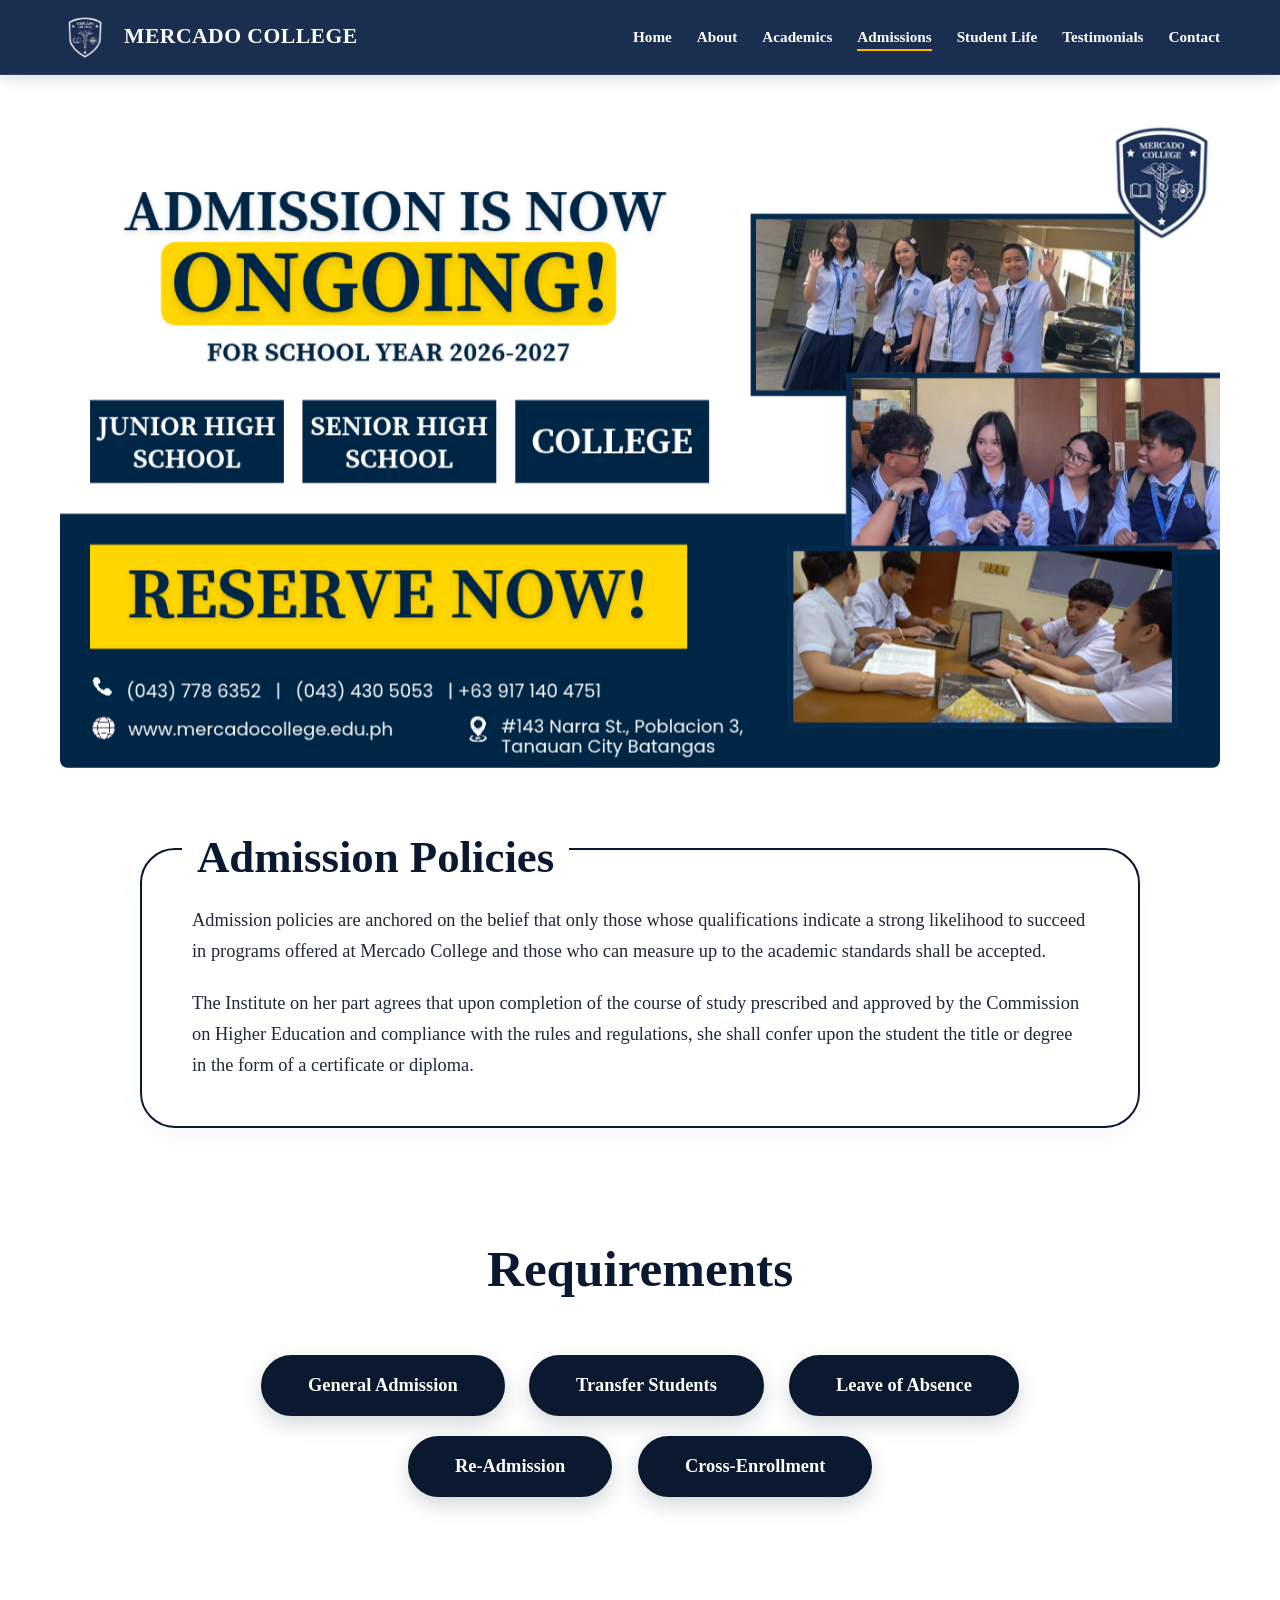
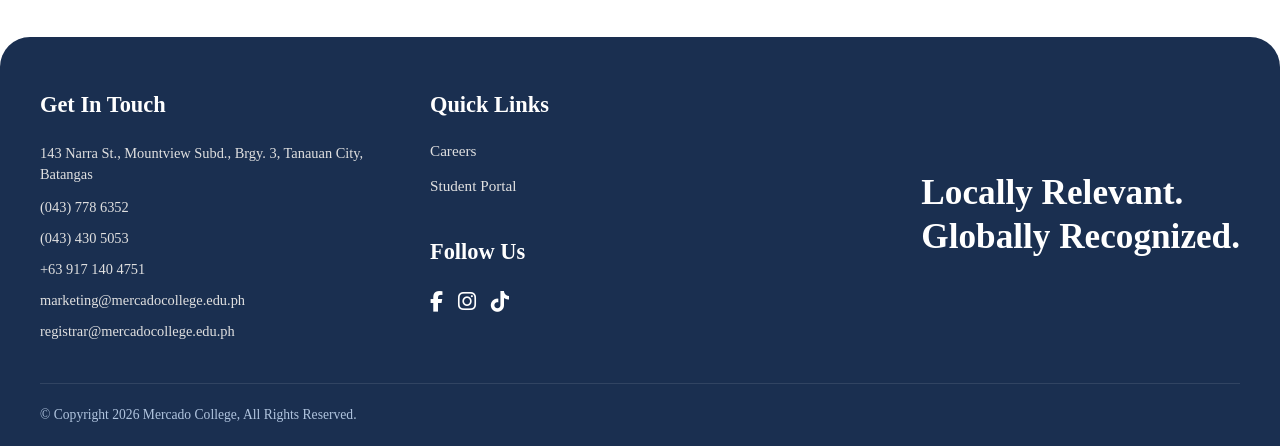
<file: admissions.html>
<!DOCTYPE html>
<html lang="en">
<head>
  <meta charset="UTF-8">
  <meta name="viewport" content="width=device-width, initial-scale=1.0">
  <title>Admissions - Mercado College</title>
  
  <!-- FontAwesome Icons -->
  <link href="https://cdnjs.cloudflare.com/ajax/libs/font-awesome/6.4.0/css/all.min.css" rel="stylesheet">
  
  <!-- Nakahiwalay na CSS -->
  <link rel="stylesheet" href="css/style.css">

  <style>
    /* Button Styles */
    .req-pill-btn {
      display: inline-flex !important;
      align-items: center !important;
      justify-content: center !important;
      padding: 18px 45px !important;
      text-align: center !important;
      text-decoration: none !important;
      font-family: Arial, sans-serif !important;
      font-weight: 700 !important;
      font-size: 1.15rem !important;
      border-radius: 50px !important;
      transition: all 0.3s ease !important;
      box-sizing: border-box !important;
      cursor: pointer !important;
      
      background-color: #0A192F !important;
      color: #ffffff !important;
      border: 2px solid #0A192F !important;
      box-shadow: 0 8px 20px rgba(10, 25, 47, 0.18) !important;
    }

    .req-pill-btn:hover {
      background-color: #1A2F50 !important;
      color: #ffffff !important;
      border-color: #1A2F50 !important;
      transform: translateY(-4px) !important;
      box-shadow: 0 14px 28px rgba(10, 25, 47, 0.3) !important;
    }

    /* Modal Popup Styles: Walang blur at tamang-tama lang ang laki */
    .modal-overlay {
      display: none;
      position: fixed;
      top: 0;
      left: 0;
      width: 100%;
      height: 100%;
      background-color: rgba(10, 25, 47, 0.25); /* Banayad na dilim na lang, WALANG BLUR */
      z-index: 1000;
      align-items: center;
      justify-content: center;
      padding: 20px;
      box-sizing: border-box;
    }

    .modal-card {
      background: #ffffff;
      width: 100%;
      max-width: 680px; /* Mas compact at hindi masyadong malapad */
      border-radius: 20px;
      overflow: hidden;
      box-shadow: 0 15px 35px rgba(0, 0, 0, 0.2);
      animation: modalFadeIn 0.25s ease;
      position: relative;
    }

    @keyframes modalFadeIn {
      from { opacity: 0; transform: scale(0.95); }
      to { opacity: 1; transform: scale(1); }
    }

    .modal-header {
      background-color: #FFC72C; /* Yellow Header */
      padding: 14px 24px;
      display: flex;
      align-items: center;
      justify-content: space-between;
    }

    .modal-title {
      color: #0A192F;
      font-size: 1.6rem;
      font-weight: 800;
      font-family: serif;
      margin: 0;
    }

    .modal-close-btn {
      background: none;
      border: none;
      color: #0A192F;
      font-size: 1.6rem;
      font-weight: 900;
      cursor: pointer;
      line-height: 1;
      padding: 0;
      transition: transform 0.2s ease;
    }

    .modal-close-btn:hover {
      transform: scale(1.1);
    }

    .modal-body {
      padding: 18px 24px;
      max-height: none !important;
      overflow-y: visible !important;
      color: #0A192F;
      font-family: sans-serif;
      line-height: 1.4;
      font-size: 0.9rem; /* Sakto ang laki para malinis tingnan */
      text-align: left;
    }

    .modal-body p {
      margin-top: 0;
      margin-bottom: 10px;
    }

    .modal-body ul {
      margin: 0 0 12px 0;
      padding-left: 18px;
    }

    .modal-body li {
      margin-bottom: 5px;
      font-weight: 500;
    }

    .modal-section-heading {
      font-weight: 800;
      margin-top: 12px;
      margin-bottom: 6px;
      color: #0A192F;
    }
    /* Lahat ng text ay magiging Source Serif Pro, pero HUWAG pakialaman ang Font Awesome icons */
html body *:not(.fa):not([class*="fa-"]):not(.fab):not(.fas):not(.far) {
  font-family: 'Source Serif Pro', Georgia, serif !important;
}
/* ==========================================================
   MODAL SCROLL FIX PARA SA MOBILE AT DESKTOP
   ========================================================== */

/* Targetin ang mismong modal box o modal content container */
.modal-content, 
.modal-box,
.transfer-students-modal {
  max-height: 85vh !important;       /* Lilimitahan ang taas sa 85% ng screen height */
  overflow-y: auto !important;         /* Awtomatikong maglalagay ng scrollbar kapag mahaba ang text */
  -webkit-overflow-scrolling: touch; /* Smooth scrolling para sa iOS/Android browsers */
}

/* Para sa mobile view (screen 768px pababa) */
@media (max-width: 768px) {
  .modal-content, 
  .modal-box,
  .transfer-students-modal {
    width: 92% !important;             /* Mas magandang lapad sa mobile screen */
    max-height: 80vh !important;       /* Mas sakto sa maliit na screen para hindi matakpan ang close button */
    margin: 10px auto !important;
  }
}
/* Kung naka-structure ang modal mo bilang header + body */
.modal-body {
  max-height: 65vh !important;
  overflow-y: auto !important;
  padding-right: 10px; /* Space para sa scrollbar */
}
  </style>
</head>
<body>

  <!-- Header / Navigation (Kapareho ng About Page) -->
  <header>
    <div class="nav-container">
      <a href="index.html" class="logo-container">
        <img src="assets/logoto.png" alt="Mercado College Logo" class="site-logo" style="height: 50px; width: auto;">
        <div class="logo-text">
          <h1>Mercado College</h1>
        </div>
      </a>
      <ul class="nav-links">
        <li><a href="index.html">Home</a></li>
        <li><a href="about.html">About</a></li>
        <li><a href="academics.html">Academics</a></li>
        <li><a href="admissions.html" class="active">Admissions</a></li> <!-- Active indicator -->
        <li><a href="student-life.html">Student Life</a></li>
        <li><a href="testimonials.html">Testimonials</a></li>
        <li><a href="contact.html">Contact</a></li>
      </ul>
    </div>
  </header>


  <!-- SEKSYON 1: ADMISSIONS HERO BANNER (ENROLLMENT GRAPHIC) -->
  <section style="width: 100%; max-width: 1200px; margin: 0 auto; padding: 40px 20px 60px; box-sizing: border-box;">
    <div style="position: relative; width: 100%; overflow: hidden; border-radius: 8px;">
      <!-- Siguraduhing nasa 'assets/enrollment.png' o palitan ng tamang image path -->
      <img src="assets/enrollment.png" alt="Admission is Now Ongoing - Mercado College" style="width: 100%; height: auto; display: block; object-fit: contain;">
    </div>
  </section>


  <!-- SEKSYON 2: ADMISSION POLICIES SECTION -->
  <section style="width: 100%; background-color: #ffffff; padding: 20px 20px 80px;">
    <div style="max-width: 1000px; margin: 0 auto;">
      
      <!-- Outline Card with Floating Title -->
      <div style="position: relative; border: 2px solid #0A192F; border-radius: 35px; padding: 45px 50px; background-color: #ffffff; box-shadow: 0 10px 30px rgba(0, 0, 0, 0.03);">
        
        <!-- Floating Section Title -->
        <h2 style="position: absolute; top: -28px; left: 40px; background-color: #ffffff; padding: 0 15px; color: #0A192F; font-size: 2.8rem; font-weight: 800; font-family: serif; margin: 0;">
          Admission Policies
        </h2>

        <!-- Policy Content Paragraphs -->
        <div style="color: #1E293B; font-size: 1.15rem; line-height: 1.7; font-weight: 500; font-family: sans-serif; margin-top: 10px;">
          <p style="margin-bottom: 20px;">
            Admission policies are anchored on the belief that only those whose qualifications indicate a strong likelihood to succeed in programs offered at Mercado College and those who can measure up to the academic standards shall be accepted.
          </p>
          <p style="margin: 0;">
            The Institute on her part agrees that upon completion of the course of study prescribed and approved by the Commission on Higher Education and compliance with the rules and regulations, she shall confer upon the student the title or degree in the form of a certificate or diploma.
          </p>
        </div>

      </div>

    </div>
  </section>


  <!-- SEKSYON 3: REQUIREMENTS SECTION -->
  <section style="width: 100%; background-color: #ffffff; padding: 20px 20px 100px; text-align: center;">
    <div style="max-width: 1100px; margin: 0 auto;">
      
      <!-- Section Title -->
      <h2 style="color: #0A192F; font-size: 3.2rem; font-weight: 800; font-family: serif; margin-top: 0; margin-bottom: 45px;">
        Requirements
      </h2>

      <!-- Requirements Buttons Row (Gamit ang buttons para sa modal triggers) -->
      <div style="display: flex; flex-wrap: wrap; justify-content: center; gap: 20px 25px; max-width: 950px; margin: 0 auto;">
        
        <button class="req-pill-btn" onclick="openModal('generalModal')">General Admission</button>
        <button class="req-pill-btn" onclick="openModal('transferModal')">Transfer Students</button>
        <button class="req-pill-btn" onclick="openModal('loaModal')">Leave of Absence</button>
        <button class="req-pill-btn" onclick="openModal('readmitModal')">Re-Admission</button>
        <button class="req-pill-btn" onclick="openModal('crossModal')">Cross-Enrollment</button>

      </div>

    </div>
  </section>


  <!-- ================= MODAL POPUPS ================= -->

  <!-- 1. General Admission Modal -->
  <div id="generalModal" class="modal-overlay">
    <div class="modal-card">
      <div class="modal-header">
        <h2 class="modal-title">General Admission</h2>
        <button class="modal-close-btn" onclick="closeModal('generalModal')">&times;</button>
      </div>
      <div class="modal-body">
        <p style="font-weight: 700;">The applicants must:</p>
        <ul>
          <li>Be a graduate of a duly recognized academic high school.</li>
          <li>Be of good moral character.</li>
          <li>Satisfactorily pass the entrance examination and interview.</li>
          <li>Be physically and mentally fit. Applicants shall undergo a physical examination at Daniel Mercado Medical Center (DMMC) Industrial Clinic.</li>
        </ul>
        <div class="modal-section-heading">Required Documents</div>
        <ul>
          <li>Form 138 (High School Report Card) or Form 137</li>
          <li>Certificate of Good Moral Character duly signed by the Guidance Counselor or Principal</li>
          <li>Birth Certificate (NSO Certified) - Original Copy</li>
          <li>Marriage Certificate (for married female applicants only)</li>
          <li>Recent photographs (2×2 and 1×1), three (3) copies each.</li>
          <li>NCAE / NSAT Result</li>
        </ul>
      </div>
    </div>
  </div>

  <!-- 2. Transfer Students Modal -->
  <div id="transferModal" class="modal-overlay">
    <div class="modal-card">
      <div class="modal-header">
        <h2 class="modal-title">Transfer Students</h2>
        <button class="modal-close-btn" onclick="closeModal('transferModal')">&times;</button>
      </div>
      <div class="modal-body">
        <p>As a general rule, transfer students are not admitted except for meritorious reasons. Admission is subject to the evaluation and approval of the Registrar in coordination with the College Dean, based on the applicant's academic credentials and qualifications. Transfer applicants are required to follow the admission procedures prescribed by the Admissions Committee.</p>
        <p>First and Second Year transferees must pass the Mercado College Entrance Examination. Third and Fourth Year transferees must pass the Qualifying Examination and Interview conducted by the College Dean. Additional aptitude examinations may also be required depending on the program, such as the Nursing Aptitude Test (NAT), Philippine Aptitude Test for Teachers (PATT), or Allied Medical College Aptitude Test (AMCAT).</p>
        <p>Transfer students are required to repeat major clinical subjects taken from their previous institution. In exceptional cases, the College Dean may authorize validating examinations for students with exemplary academic performance.</p>
        <p>Applicants must have passing marks in at least sixty percent (60%) of the total units earned in their previous school. Furthermore, a minimum residency of one (1) academic year at Mercado College is required before graduation.</p>
        <div class="modal-section-heading">Required Documents</div>
        <ul>
          <li>Transfer Credential (Honorable Dismissal)</li>
          <li>True Copy of Grades</li>
          <li>Certificate of Good Moral Character</li>
          <li>Birth Certificate</li>
          <li>ID Pictures (1×1 and 2×2), three (3) copies each.</li>
        </ul>
      </div>
    </div>
  </div>

  <!-- 3. Leave of Absence Modal -->
  <div id="loaModal" class="modal-overlay">
    <div class="modal-card">
      <div class="modal-header">
        <h2 class="modal-title">Leave of Absence</h2>
        <button class="modal-close-btn" onclick="closeModal('loaModal')">&times;</button>
      </div>
      <div class="modal-body">
        <p>The maximum allowable Leave of Absence (LOA) for a student enrolled at Mercado College is one (1) academic year.</p>
        <p>To apply for LOA, students must accomplish the LOA Form at the Dean's Office and secure the approval of the College Dean through signature.</p>
        <p>Once approved, the accomplished form must be submitted to the Registrar for proper recording and processing.</p>
      </div>
    </div>
  </div>

  <!-- 4. Re-Admission Modal -->
  <div id="readmitModal" class="modal-overlay">
    <div class="modal-card">
      <div class="modal-header">
        <h2 class="modal-title">Re-Admission</h2>
        <button class="modal-close-btn" onclick="closeModal('readmitModal')">&times;</button>
      </div>
      <div class="modal-body">
        <p>No student shall be re-admitted if he/she did not file LOA or failed to secure the approval of the College Dean.</p>
        <div class="modal-section-heading">Procedure for Re-Admission:</div>
        <ul>
          <li>Prepare a letter-request for re-admission addressed to the College Dean and secure approval.</li>
          <li>Once re-admitted, the student shall undergo a re-orientation as prescribed by the Admissions Committee and a physical examination at the Daniel Mercado Medical Center – Industrial Clinic.</li>
        </ul>
      </div>
    </div>
  </div>

  <!-- 5. Cross-Enrollment Modal -->
  <div id="crossModal" class="modal-overlay">
    <div class="modal-card">
      <div class="modal-header">
        <h2 class="modal-title">Cross-Enrollment</h2>
        <button class="modal-close-btn" onclick="closeModal('crossModal')">&times;</button>
      </div>
      <div class="modal-body">
        <p>In general, cross-enrollment is discouraged. However, for valid reasons, a student may be permitted to cross-enroll in another school upon the written approval of the Registrar.</p>
        <p>Conditions for Cross-Enrollment include being a graduating student, having subject schedule conflicts, taking off-semester subjects, and enrolling only in a duly recognized educational institution.</p>
        <div class="modal-section-heading">Cross-Enrollment Procedure:</div>
        <ul>
          <li>Secure and accomplish three (3) copies of the Cross-Enrollment Form provided by the Registrar's Office to be approved by the College Dean;</li>
          <li>Proceed to the Registrar for endorsement;</li>
          <li>Submit a duplicate copy of the accomplished form to the Registrar's Office;</li>
          <li>Present the cross-enrollment form to the host institution; and</li>
          <li>Secure clearance and official grades from the host institution and submit them to Mercado College at the end of the semester or term.</li>
        </ul>
      </div>
    </div>
  </div>


  <!-- JavaScript para sa Modal Functionality -->
  <script>
    function openModal(modalId) {
      document.getElementById(modalId).style.display = 'flex';
      document.body.style.overflow = 'hidden'; // I-lock ang background scroll habang nakabukas ang popup
    }

    function closeModal(modalId) {
      document.getElementById(modalId).style.display = 'none';
      document.body.style.overflow = 'auto'; // Ibalik ang scroll kapag naisara na
    }

    // Isara ang modal kapag clinick sa labas ng puting card
    window.onclick = function(event) {
      if (event.target.classList.contains('modal-overlay')) {
        event.target.style.display = 'none';
        document.body.style.overflow = 'auto';
      }
    }
    document.addEventListener("DOMContentLoaded", function () {
    const btn = document.getElementById("backToTopBtn");

    if (btn) {
      window.addEventListener("scroll", function () {
        const scrollTop = window.pageYOffset || document.documentElement.scrollTop || document.body.scrollTop || 0;
        
        if (scrollTop > 200) {
          btn.style.setProperty("display", "flex", "important");
        } else {
          btn.style.setProperty("display", "none", "important");
        }
      });

      btn.addEventListener("click", function (e) {
        e.preventDefault();
        window.scrollTo({ top: 0, behavior: "smooth" });
        document.body.scrollTop = 0;
        document.documentElement.scrollTop = 0;
      });
    }
  });
  </script>


  <!-- FOOTER (Eksaktong kapareho ng sa About Page) -->
  <footer style="background-color: #1A2F50; color: #ffffff; padding: 50px 40px 20px; font-family: sans-serif; border-top-left-radius: 30px; border-top-right-radius: 30px; margin-top: 40px;">
  
    <div style="max-width: 1200px; margin: 0 auto; display: flex; flex-wrap: wrap; justify-content: space-between; gap: 40px; padding-bottom: 40px; text-align: left;">
      
      <!-- Column 1: Get In Touch -->
      <div style="flex: 1; min-width: 250px;">
        <h3 style="font-size: 1.4rem; font-weight: 700; margin-bottom: 20px; text-align: left;">Get In Touch</h3>
        <p style="font-size: 0.9rem; margin-bottom: 10px; line-height: 1.5; color: #E0E0E0;">
          143 Narra St., Mountview Subd., Brgy. 3, Tanauan City, Batangas
        </p>
        <p style="font-size: 0.9rem; margin-bottom: 8px; color: #E0E0E0;">(043) 778 6352</p>
        <p style="font-size: 0.9rem; margin-bottom: 8px; color: #E0E0E0;">(043) 430 5053</p>
        <p style="font-size: 0.9rem; margin-bottom: 8px; color: #E0E0E0;">+63 917 140 4751</p>
        <p style="font-size: 0.9rem; margin-bottom: 8px; color: #E0E0E0;">marketing@mercadocollege.edu.ph</p>
        <p style="font-size: 0.9rem; margin-bottom: 0; color: #E0E0E0;">registrar@mercadocollege.edu.ph</p>
      </div>

      <!-- Column 2: Quick Links & Follow Us -->
      <div style="flex: 1; min-width: 200px; display: flex; flex-direction: column; align-items: flex-start;">
        <h3 style="font-size: 1.4rem; font-weight: 700; margin-bottom: 15px; margin-top: 0; text-align: left;">Quick Links</h3>
        <ul style="list-style: none; padding: 0; margin: 0 0 25px 0; text-align: left;">
          <li style="margin-bottom: 10px;">
            <a href="#" style="color: #E0E0E0; text-decoration: none; font-size: 0.95rem;">Careers</a>
          </li>
          <li style="margin-bottom: 10px;">
            <a href="#" style="color: #E0E0E0; text-decoration: none; font-size: 0.95rem;">Student Portal</a>
          </li>
        </ul>

        <h3 style="font-size: 1.4rem; font-weight: 700; margin-bottom: 15px; margin-top: 0; text-align: left;">Follow Us</h3>
        
        <!-- Social Media Icons -->
        <div style="display: flex; gap: 15px; font-size: 1.3rem; justify-content: flex-start; align-items: center;">
          <!-- Facebook Link -->
          <a href="https://www.facebook.com/dmmc.ihs?rdid=0Ju1ljysI4AkcZ7U&share_url=https%3A%2F%2Fwww.facebook.com%2Fshare%2F1C8GkB7cvr%2F#" target="_blank" rel="noopener noreferrer" style="color: #ffffff; text-decoration: none;">
            <i class="fa-brands fa-facebook-f"></i>
          </a>
          
          <!-- Instagram Link -->
          <a href="#" style="color: #ffffff; text-decoration: none;">
            <i class="fa-brands fa-instagram"></i>
          </a>
          
          <!-- TikTok Link -->
          <a href="https://www.tiktok.com/@mercadocollege" target="_blank" rel="noopener noreferrer" style="color: #ffffff; text-decoration: none;">
            <i class="fa-brands fa-tiktok"></i>
          </a>
        </div>
      </div>

      <!-- Column 3: Tagline (Naka-align sa Kaliwa ang Text para Pantay ang 'Locally' at 'Globally') -->
<div style="flex: 1.2; min-width: 280px; display: flex; align-items: center; justify-content: flex-end;">
  <h2 style="font-size: 2.2rem; font-weight: 800; font-family: 'Source Serif Pro', Georgia, serif; line-height: 1.25; margin: 0; text-align: left; color: #ffffff;">
    Locally Relevant.<br>
    Globally Recognized.
  </h2>
</div>

    </div>

    <!-- Bottom Copyright Bar -->
    <div style="max-width: 1200px; margin: 0 auto; text-align: left; padding-top: 20px; border-top: 1px solid rgba(255, 255, 255, 0.1); font-size: 0.85rem; color: #B0C4DE;">
      © Copyright 2026 Mercado College, All Rights Reserved.
    </div>

  </footer>
<!-- Back to Top Button -->
<button id="backToTopBtn" 
        aria-label="Back to top" 
        title="Bumalik sa taas"
        style="display: none; position: fixed !important; bottom: 30px !important; right: 30px !important; z-index: 99999 !important; width: 50px !important; height: 50px !important; background-color: #FFB800 !important; color: #1A2F50 !important; border: none !important; border-radius: 50% !important; font-size: 22px !important; font-weight: bold !important; cursor: pointer !important; align-items: center !important; justify-content: center !important; box-shadow: 0 4px 12px rgba(0,0,0,0.3) !important;">
  ▲
</button>
</body>
</html>
</file>
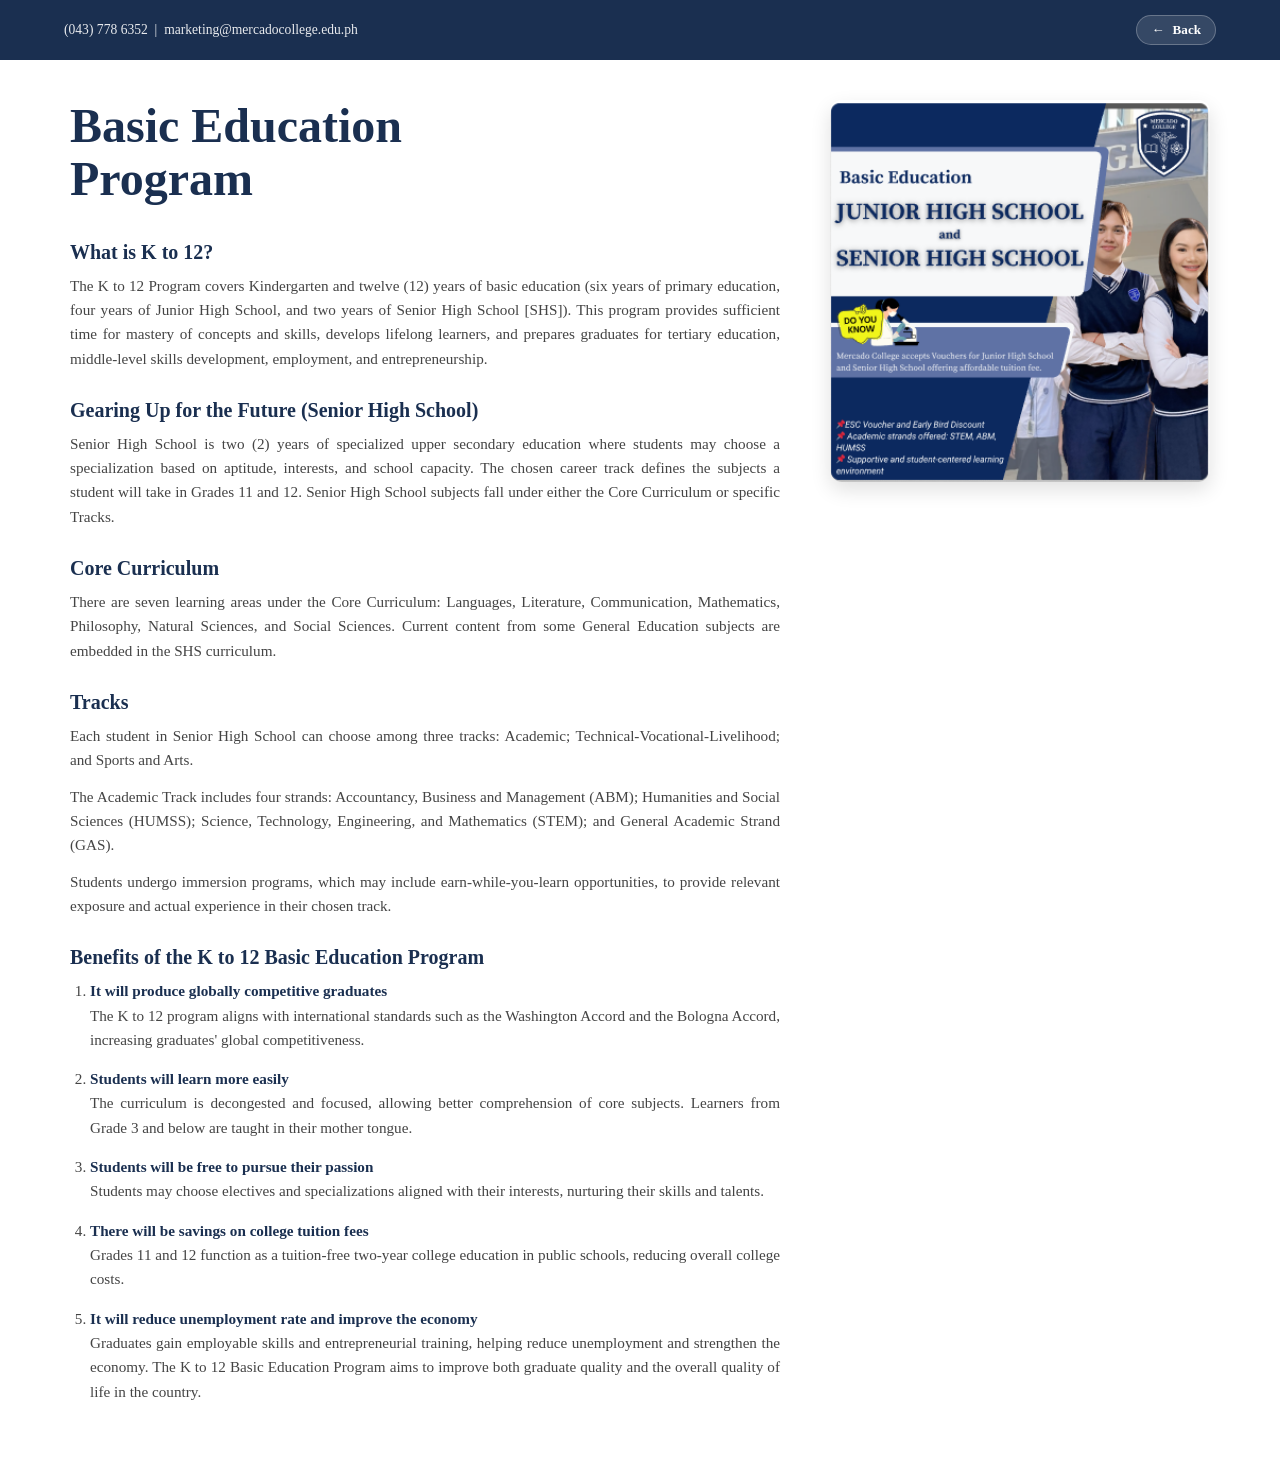
<file: basic-education.html>
<!DOCTYPE html>
<html lang="en">
<head>
  <meta charset="UTF-8">
  <meta name="viewport" content="width=device-width, initial-scale=1.0">
  <title>Basic Education Program - Mercado College</title>
  <style>
    /* GENERAL STYLES */
    * {
      box-sizing: border-box;
      margin: 0;
      padding: 0;
      font-family: 'Source Serif Pro', Georgia, serif !important;
    }

    body {
      background-color: #ffffff;
      color: #333333;
      margin: 0; /* Tinanggal ang puting margin sa paligid ng screen */
      padding: 0;
      overflow-x: hidden;
    }

    /* TOP BAR HEADER (Sagad hanggang dulo) */
    .top-bar {
      background-color: #1a2f50;
      color: #ffffff;
      padding: 15px 5%;
      display: flex;
      justify-content: space-between;
      align-items: center;
      width: 100%;
    }

    .top-bar .contact-info {
      font-size: 0.85rem;
      opacity: 0.9;
    }

    .back-btn-header {
      display: inline-flex;
      align-items: center;
      gap: 8px;
      background-color: rgba(255, 255, 255, 0.12);
      color: #ffffff !important;
      text-decoration: none !important;
      font-size: 0.82rem;
      font-weight: 700;
      padding: 6px 14px;
      border-radius: 20px;
      border: 1px solid rgba(255, 255, 255, 0.25);
      transition: all 0.2s ease;
    }

    .back-btn-header:hover {
      background-color: #FFB800 !important;
      color: #0A192F !important;
      border-color: #FFB800 !important;
    }

    /* MAIN CONTAINER */
    .program-container {
      max-width: 1200px;
      margin: 40px auto;
      padding: 0 30px;
      display: flex;
      gap: 50px;
      align-items: flex-start;
    }

    /* LEFT TEXT CONTENT */
    .left-content {
      flex: 1;
    }

    .main-title {
      color: #1a2f50;
      font-size: 3rem;
      font-weight: 900;
      line-height: 1.1;
      margin-bottom: 35px;
    }

    .section-block {
      margin-bottom: 28px;
    }

    .section-block h3 {
      color: #1a2f50;
      font-size: 1.25rem;
      font-weight: 800;
      margin-bottom: 10px;
    }

    /* PANTAY ANG KALIWA AT KANANG GILID NG PARAGRAPH */
    .section-block p {
      color: #444444;
      font-size: 0.95rem;
      line-height: 1.6;
      text-align: justify;
      margin-bottom: 12px;
    }

    .section-block ol {
      padding-left: 20px;
      color: #444444;
    }

    .section-block ol li {
      font-size: 0.95rem;
      line-height: 1.6;
      text-align: justify;
      margin-bottom: 15px;
    }

    .section-block ol li strong {
      color: #1a2f50;
    }

    /* RIGHT IMAGE CONTAINER */
    .right-image-wrapper {
      flex: 0 0 380px;
      position: sticky;
      top: 20px;
    }

    .right-image-wrapper img {
      width: 100%;
      height: auto;
      border-radius: 12px;
      display: block;
      box-shadow: 0 8px 20px rgba(0, 0, 0, 0.12);
    }

    @media (max-width: 900px) {
      .program-container {
        flex-direction: column;
        padding: 0 20px;
      }
      .right-image-wrapper {
        width: 100%;
        flex: none;
      }
    }
  </style>
</head>
<body>

  <!-- TOP HEADER BAR -->
  <header class="top-bar">
    <div class="contact-info">
      (043) 778 6352 &nbsp;|&nbsp; marketing@mercadocollege.edu.ph
    </div>
    <a href="academics.html" class="back-btn-header">
      <span class="arrow">&larr;</span> Back
    </a>
  </header>

  <!-- MAIN CONTAINER -->
  <main class="program-container">

    <!-- LEFT TEXT DETAILS -->
    <div class="left-content">
      <h1 class="main-title">Basic Education<br>Program</h1>

      <!-- WHAT IS K TO 12 -->
      <div class="section-block">
        <h3>What is K to 12?</h3>
        <p>The K to 12 Program covers Kindergarten and twelve (12) years of basic education (six years of primary education, four years of Junior High School, and two years of Senior High School [SHS]). This program provides sufficient time for mastery of concepts and skills, develops lifelong learners, and prepares graduates for tertiary education, middle-level skills development, employment, and entrepreneurship.</p>
      </div>

      <!-- GEARING UP FOR THE FUTURE -->
      <div class="section-block">
        <h3>Gearing Up for the Future (Senior High School)</h3>
        <p>Senior High School is two (2) years of specialized upper secondary education where students may choose a specialization based on aptitude, interests, and school capacity. The chosen career track defines the subjects a student will take in Grades 11 and 12. Senior High School subjects fall under either the Core Curriculum or specific Tracks.</p>
      </div>

      <!-- CORE CURRICULUM -->
      <div class="section-block">
        <h3>Core Curriculum</h3>
        <p>There are seven learning areas under the Core Curriculum: Languages, Literature, Communication, Mathematics, Philosophy, Natural Sciences, and Social Sciences. Current content from some General Education subjects are embedded in the SHS curriculum.</p>
      </div>

      <!-- TRACKS -->
      <div class="section-block">
        <h3>Tracks</h3>
        <p>Each student in Senior High School can choose among three tracks: Academic; Technical-Vocational-Livelihood; and Sports and Arts.</p>
        <p>The Academic Track includes four strands: Accountancy, Business and Management (ABM); Humanities and Social Sciences (HUMSS); Science, Technology, Engineering, and Mathematics (STEM); and General Academic Strand (GAS).</p>
        <p>Students undergo immersion programs, which may include earn-while-you-learn opportunities, to provide relevant exposure and actual experience in their chosen track.</p>
      </div>

      <!-- BENEFITS -->
      <div class="section-block">
        <h3>Benefits of the K to 12 Basic Education Program</h3>
        <ol>
          <li>
            <strong>It will produce globally competitive graduates</strong>
            <p>The K to 12 program aligns with international standards such as the Washington Accord and the Bologna Accord, increasing graduates' global competitiveness.</p>
          </li>
          <li>
            <strong>Students will learn more easily</strong>
            <p>The curriculum is decongested and focused, allowing better comprehension of core subjects. Learners from Grade 3 and below are taught in their mother tongue.</p>
          </li>
          <li>
            <strong>Students will be free to pursue their passion</strong>
            <p>Students may choose electives and specializations aligned with their interests, nurturing their skills and talents.</p>
          </li>
          <li>
            <strong>There will be savings on college tuition fees</strong>
            <p>Grades 11 and 12 function as a tuition-free two-year college education in public schools, reducing overall college costs.</p>
          </li>
          <li>
            <strong>It will reduce unemployment rate and improve the economy</strong>
            <p>Graduates gain employable skills and entrepreneurial training, helping reduce unemployment and strengthen the economy. The K to 12 Basic Education Program aims to improve both graduate quality and the overall quality of life in the country.</p>
          </li>
        </ol>
      </div>

    </div>

    <!-- RIGHT SIDE IMAGE FROM ASSETS -->
    <div class="right-image-wrapper">
      <img src="assets/basiceducation.png" alt="Basic Education Program Details">
    </div>

  </main>

</body>
</html>
</file>
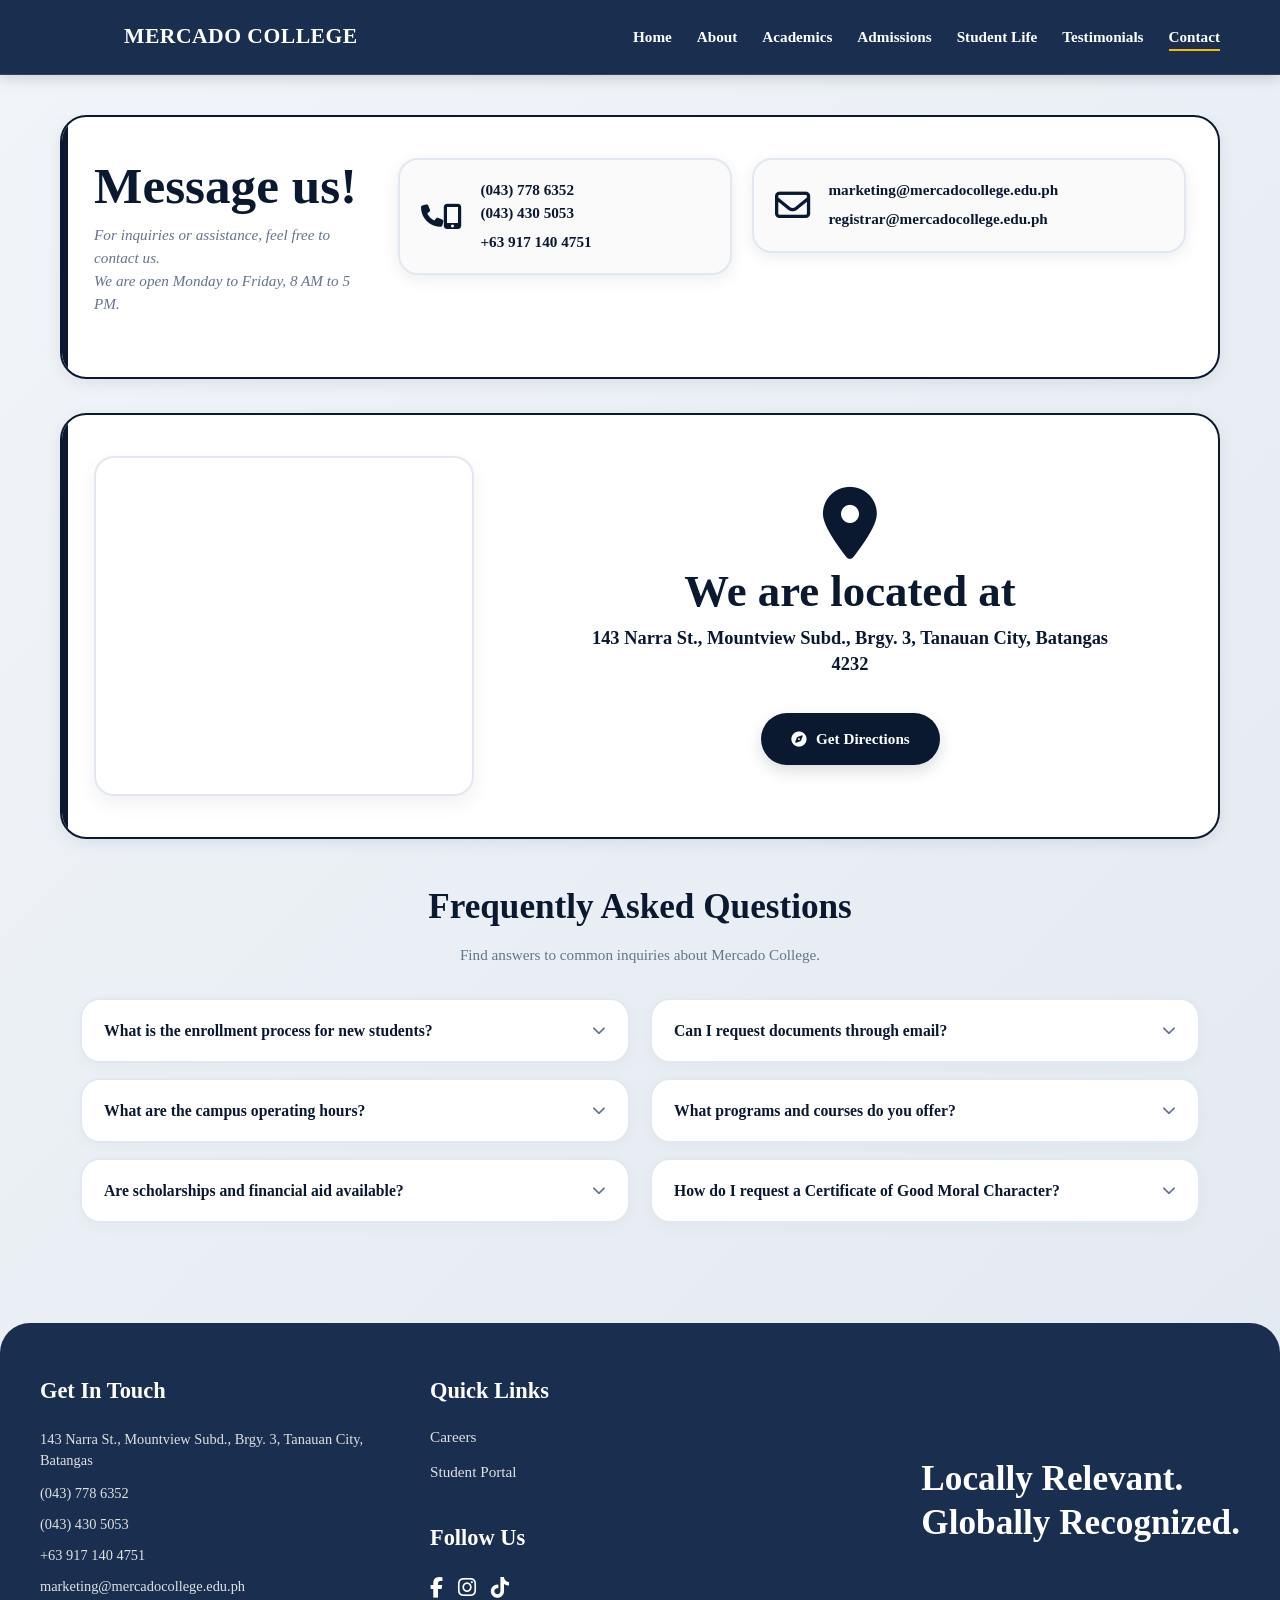
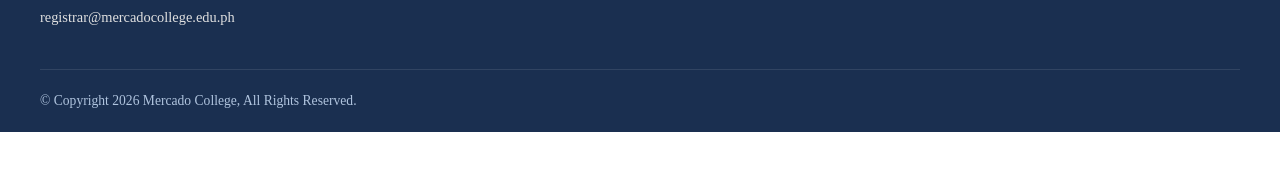
<file: contact.html>
<!DOCTYPE html>
<html lang="en">
<head>
  <meta charset="UTF-8">
  <meta name="viewport" content="width=device-width, initial-scale=1.0">
  <title>Contact Us - Mercado College</title>
  
  <!-- FontAwesome Icons -->
  <link href="https://cdnjs.cloudflare.com/ajax/libs/font-awesome/6.4.0/css/all.min.css" rel="stylesheet">
  
  <!-- Main Stylesheet -->
  <link rel="stylesheet" href="css/style.css">

  <style>
/* ==========================================================
   GLOBAL & BASE STYLES
   ========================================================== */
body {
  background: linear-gradient(135deg, #F1F5F9 0%, #E2E8F0 100%) !important;
  min-height: 100vh;
  margin: 0;
  padding: 0;
}

/* Universal Font Enforcement */
html body *:not(.fa):not([class*="fa-"]):not(.fab):not(.fas):not(.far) {
  font-family: 'Source Serif Pro', Georgia, serif !important;
}

/* Main Container / Wrapper */
.contact-container {
  max-width: 1200px;
  margin: 40px auto;
  padding: 0 20px;
  box-sizing: border-box;
}

.contact-grid {
  display: grid;
  grid-template-columns: 1fr 1fr;
  gap: 40px;
}

/* ==========================================================
   HIGH-END OUTER CONTACT CARDS & FORMS
   ========================================================== */
.contact-card-outer {
  background-color: #ffffff;
  border-radius: 30px;
  padding: 50px 40px;
  margin-bottom: 40px;
  box-shadow: 0 15px 35px rgba(10, 25, 47, 0.06);
  border: 2px solid #0A192F;
  position: relative;
  overflow: hidden;
  transition: all 0.4s cubic-bezier(0.165, 0.84, 0.44, 1);
  box-sizing: border-box;
}

.contact-card-outer::before {
  content: '';
  position: absolute;
  top: 0;
  left: 0;
  width: 6px;
  height: 100%;
  background-color: #0A192F;
}

.contact-card-outer:hover {
  box-shadow: 0 20px 45px rgba(10, 25, 47, 0.12);
  transform: translateY(-4px);
}

/* Inner Info Box Styles */
.info-box {
  border: 2px solid #E2E8F0;
  border-radius: 20px;
  padding: 22px 25px;
  display: flex;
  align-items: center;
  gap: 18px;
  background-color: #FAFAFB;
  box-sizing: border-box;
  transition: all 0.3s ease;
  text-decoration: none !important;
  width: 100%;
  margin-bottom: 20px;
}

.info-box:hover {
  border-color: #0A192F;
  background-color: #ffffff;
  box-shadow: 0 10px 25px rgba(10, 25, 47, 0.08);
  transform: translateY(-3px);
}

.info-box-icon {
  font-size: 2.2rem;
  color: #0A192F;
  display: flex;
  align-items: center;
  justify-content: center;
  flex-shrink: 0;
  transition: transform 0.3s ease;
}

.info-box:hover .info-box-icon {
  transform: scale(1.1);
}

.info-box-text {
  color: #0A192F;
  font-weight: 700;
  font-size: 0.95rem;
  line-height: 1.5;
  white-space: normal !important;
  word-break: break-word !important;
}

.info-box-text a {
  color: #0A192F;
  text-decoration: none;
  transition: color 0.2s ease;
  word-break: break-word !important;
}

.info-box-text a:hover {
  color: #1E3A8A;
  text-decoration: underline;
}

/* Map Section Styling */
.map-frame-wrapper {
  width: 100%;
  height: 340px;
  border-radius: 20px;
  overflow: hidden;
  border: 2px solid #E2E8F0;
  box-shadow: 0 8px 20px rgba(10, 25, 47, 0.06);
}

/* Direction Button */
.directions-btn {
  display: inline-flex;
  align-items: center;
  gap: 10px;
  background-color: #0A192F;
  color: #ffffff;
  padding: 14px 30px;
  border-radius: 50px;
  font-weight: 700;
  font-size: 0.95rem;
  text-decoration: none;
  margin-top: 20px;
  transition: all 0.3s ease;
  box-shadow: 0 6px 15px rgba(10, 25, 47, 0.15);
}

.directions-btn:hover {
  background-color: #1E3A8A;
  transform: translateY(-2px);
}

/* ==========================================================
   FOOTER LEFT-ALIGN & TAGLINE PERFECT FIX (PC & MOBILE)
   ========================================================== */
.site-footer {
  background-color: #1A2F50 !important;
  color: #ffffff !important;
  padding: 50px 40px 20px !important;
  font-family: 'Source Serif Pro', Georgia, serif !important;
  border-top-left-radius: 30px !important;
  border-top-right-radius: 30px !important;
  margin-top: 60px !important;
}

.footer-inner {
  max-width: 1200px !important;
  margin: 0 auto !important;
  display: flex !important;
  justify-content: space-between !important;
  align-items: center !important;
  gap: 30px !important;
  padding-bottom: 40px !important;
}

.footer-col {
  flex: 1 !important;
  text-align: left !important;
}

.footer-col h3 {
  font-size: 1.4rem !important;
  font-weight: 700 !important;
  margin-bottom: 15px !important;
  margin-top: 0 !important;
  color: #ffffff !important;
}

.footer-col p {
  font-size: 0.9rem !important;
  margin-bottom: 8px !important;
  color: #E0E0E0 !important;
  line-height: 1.4 !important;
}

.footer-col ul {
  list-style: none !important;
  padding: 0 !important;
  margin: 0 0 20px 0 !important;
}

.footer-col ul li a {
  color: #E0E0E0 !important;
  text-decoration: none !important;
  font-size: 0.95rem !important;
}

.social-icons {
  display: flex !important;
  gap: 15px !important;
  font-size: 1.3rem !important;
  align-items: center !important;
}

.social-icons a {
  color: #ffffff !important;
  text-decoration: none !important;
}

.footer-tagline-col {
  flex: 1.2 !important;
  min-width: 280px !important;
  display: flex !important;
  align-items: center !important;
  justify-content: flex-end !important;
}

.tagline-line {
  font-size: 2.1rem !important;
  font-weight: 800 !important;
  font-family: 'Source Serif Pro', Georgia, serif !important;
  line-height: 1.25 !important;
  color: #ffffff !important;
  text-align: left !important;
  white-space: nowrap !important;
  margin: 0 !important;
}

.footer-bottom {
  max-width: 1200px !important;
  margin: 0 auto !important;
  text-align: left !important;
  padding-top: 20px !important;
  border-top: 1px solid rgba(255, 255, 255, 0.1) !important;
  font-size: 0.85rem !important;
  color: #B0C4DE !important;
}

/* ==========================================================
   MOBILE RESPONSIVE FIXES
   ========================================================== */
@media (max-width: 768px) {
  .contact-grid {
    grid-template-columns: 1fr !important;
    gap: 20px !important;
  }

  .contact-card-outer {
    padding: 25px 18px !important;
    border-radius: 20px !important;
    margin-bottom: 25px !important;
  }

  .map-frame-wrapper {
    height: 250px !important;
  }

  .site-footer {
    padding: 30px 20px 20px !important;
  }

  .footer-inner {
    flex-direction: column !important;
    align-items: flex-start !important;
    text-align: left !important;
  }

  .footer-col {
    text-align: left !important;
    width: 100% !important;
  }

  .footer-tagline-col {
    justify-content: flex-start !important;
    width: 100% !important;
    margin-top: 15px !important;
  }

  .tagline-line {
    font-size: 1.6rem !important;
  }
}
  </style>
</head>
<body class="contact-page">

  <!-- Header / Navigation -->
  <header>
    <div class="nav-container">
      <a href="index.html" class="logo-container">
        <img src="assets/logoto.png" alt="Mercado College Logo" class="site-logo" style="height: 50px; width: auto;">
        <div class="logo-text">
          <h1>Mercado College</h1>
        </div>
      </a>
      <ul class="nav-links">
        <li><a href="index.html">Home</a></li>
        <li><a href="about.html">About</a></li>
        <li><a href="academics.html">Academics</a></li>
        <li><a href="admissions.html">Admissions</a></li>
        <li><a href="student-life.html">Student Life</a></li>
        <li><a href="testimonials.html">Testimonials</a></li>
        <li><a href="contact.html" class="active">Contact</a></li>
      </ul>
    </div>
  </header>

  <!-- MAIN CONTAINER -->
  <main style="max-width: 1200px; margin: 40px auto 60px; padding: 0 20px; box-sizing: border-box;">

    <!-- SEKSYON 1: MESSAGE US & DIRECT CONTACT INFO -->
    <div class="contact-card-outer">
      <div class="contact-grid" style="display: grid; grid-template-columns: 0.85fr 1fr 1.3fr; gap: 20px; align-items: flex-start;">
        
        <div>
          <h1 style="color: #0A192F; font-size: 3.2rem; font-weight: 800; margin: 0 0 10px 0; line-height: 1.1;">
            Message us!
          </h1>
          <p style="color: #64748B; font-size: 0.95rem; font-style: italic; margin: 0 0 20px 0; line-height: 1.5;">
            For inquiries or assistance, feel free to contact us.<br>
            We are open Monday to Friday, 8 AM to 5 PM.
          </p>
        </div>

        <div class="info-box">
          <div class="info-box-icon">
            <i class="fa-solid fa-phone" style="font-size: 1.4rem;"></i>
            <i class="fa-solid fa-mobile-screen-button" style="font-size: 1.6rem;"></i>
          </div>
          <div class="info-box-text">
            <div><a href="tel:0437786352">(043) 778 6352</a></div>
            <div><a href="tel:0434305053">(043) 430 5053</a></div>
            <div style="margin-top: 6px;"><a href="tel:+639171404751">+63 917 140 4751</a></div>
          </div>
        </div>

        <div class="info-box">
          <div class="info-box-icon">
            <i class="fa-regular fa-envelope" style="font-size: 2.2rem;"></i>
          </div>
          <div class="info-box-text">
            <div><a href="mailto:marketing@mercadocollege.edu.ph">marketing@mercadocollege.edu.ph</a></div>
            <div style="margin-top: 6px;"><a href="mailto:registrar@mercadocollege.edu.ph">registrar@mercadocollege.edu.ph</a></div>
          </div>
        </div>

      </div>
    </div>

    <!-- SEKSYON 3: WE ARE LOCATED AT CARD -->
    <div class="contact-card-outer">
      <div class="map-grid" style="display: grid; grid-template-columns: 380px 1fr; gap: 40px; align-items: center;">
        
        <div class="map-frame-wrapper">
          <iframe 
            src="https://maps.google.com/maps?q=14.080859,121.1539281&hl=en&z=18&output=embed" 
            width="100%" 
            height="100%" 
            style="border:0;" 
            allowfullscreen="" 
            loading="lazy" 
            referrerpolicy="no-referrer-when-downgrade">
          </iframe>
        </div>

        <div style="text-align: center; display: flex; flex-direction: column; align-items: center; justify-content: center;">
          <div style="color: #0A192F; font-size: 4.5rem; margin-bottom: 5px; line-height: 1;">
            <i class="fa-solid fa-location-dot"></i>
          </div>

          <h2 style="color: #0A192F; font-size: 2.8rem; font-weight: 800; margin: 0 0 10px 0; line-height: 1.1;">
            We are located at
          </h2>

          <p style="color: #0A192F; font-size: 1.15rem; font-weight: 700; margin: 0 0 15px 0; max-width: 550px; line-height: 1.4;">
            143 Narra St., Mountview Subd., Brgy. 3, Tanauan City, Batangas 4232
          </p>

          <a href="https://www.google.com/maps/place/Mercado+College/@14.0808654,121.1536649,156m/data=!3m1!1e3!4m6!3m5!1s0x33bd6f00192dbc9d:0xee826fd9e4d6e501!8m2!3d14.080859!4d121.1539281!16s%2Fg%2F11mlgkhzz1?entry=ttu" target="_blank" rel="noopener noreferrer" class="directions-btn">
            <i class="fa-solid fa-compass"></i> Get Directions
          </a>
        </div>

      </div>
    </div>

    <!-- SEKSYON 2: FAQ SECTION (Indibidwal na Cards na Walang Malaking Outer Cover) -->
<div style="max-width: 1200px; margin: 40px auto; padding: 0 20px; box-sizing: border-box;">
  
  <div style="text-align: center; margin-bottom: 30px;">
    <h2 style="font-size: 2.2rem; color: #0A192F; margin-bottom: 8px; font-weight: 800;">Frequently Asked Questions</h2>
    <p style="color: #64748B; font-size: 0.95rem; margin: 0;">Find answers to common inquiries about Mercado College.</p>
  </div>

  <!-- Independent 2-Column Grid -->
  <div style="display: grid; grid-template-columns: 1fr 1fr; gap: 20px; align-items: start;" class="faq-grid-container">
    
    <!-- KALIWANG COLUMN -->
    <div style="display: flex; flex-direction: column; gap: 15px;">
      
          <!-- FAQ Item 1 -->
    <details style="background: #ffffff; border: 2px solid #E2E8F0; border-radius: 20px; padding: 18px 22px; transition: all 0.3s ease; box-shadow: 0 4px 15px rgba(10, 25, 47, 0.03);">
      <summary style="font-weight: 700; color: #0A192F; cursor: pointer; font-size: 0.98rem; outline: none; list-style: none; display: flex; justify-content: space-between; align-items: center;">
        <span>What is the enrollment process for new students?</span>
        <i class="fa-solid fa-chevron-down" style="font-size: 0.85rem; color: #64748B;"></i>
      </summary>
      <p style="margin-top: 12px; margin-bottom: 0; color: #475569; font-size: 0.9rem; line-height: 1.6; border-top: 1px solid #F1F5F9; padding-top: 12px;">
        Visit the Admissions Office in Tanauan City with your required documents: Form 138/137, Certificate of Good Moral Character, Original PSA Birth Certificate, 2x2 &amp; 1x1 ID pictures (3 copies each), and NCAE/NSAT result. Applicants must also pass the entrance exam, interview, and physical exam at DMMC Industrial Clinic.
      </p>
    </details>

      <!-- FAQ Item 3 -->
      <details style="background: #ffffff; border: 2px solid #E2E8F0; border-radius: 20px; padding: 18px 22px; transition: all 0.3s ease; box-shadow: 0 4px 15px rgba(10, 25, 47, 0.03);">
        <summary style="font-weight: 700; color: #0A192F; cursor: pointer; font-size: 0.98rem; outline: none; list-style: none; display: flex; justify-content: space-between; align-items: center;">
          <span>What are the campus operating hours?</span>
          <i class="fa-solid fa-chevron-down" style="font-size: 0.85rem; color: #64748B;"></i>
        </summary>
        <p style="margin-top: 12px; margin-bottom: 0; color: #475569; font-size: 0.9rem; line-height: 1.6; border-top: 1px solid #F1F5F9; padding-top: 12px;">
          Administrative offices are open Monday through Friday, from 8:00 AM to 5:00 PM.
        </p>
      </details>

    <!-- FAQ Item 5 -->
    <details style="background: #ffffff; border: 2px solid #E2E8F0; border-radius: 20px; padding: 18px 22px; transition: all 0.3s ease; box-shadow: 0 4px 15px rgba(10, 25, 47, 0.03);">
      <summary style="font-weight: 700; color: #0A192F; cursor: pointer; font-size: 0.98rem; outline: none; list-style: none; display: flex; justify-content: space-between; align-items: center;">
        <span>Are scholarships and financial aid available?</span>
        <i class="fa-solid fa-chevron-down" style="font-size: 0.85rem; color: #64748B;"></i>
      </summary>
      <p style="margin-top: 12px; margin-bottom: 0; color: #475569; font-size: 0.9rem; line-height: 1.6; border-top: 1px solid #F1F5F9; padding-top: 12px;">
        Yes! We offer Institutional Scholarships (Daniel Mercado Scholarship, Entrant, Academic Excellence, Student Financial Assistance) for programs in Elementary/Secondary Education, Biology, Psychology, and Physical Therapy. External grants like Student Leadership are also available. Inquire at the Admissions Office to apply.
      </p>
    </details>

    </div>

    <!-- KANANG COLUMN -->
    <div style="display: flex; flex-direction: column; gap: 15px;">
      
      <!-- FAQ Item 2 -->
      <details style="background: #ffffff; border: 2px solid #E2E8F0; border-radius: 20px; padding: 18px 22px; transition: all 0.3s ease; box-shadow: 0 4px 15px rgba(10, 25, 47, 0.03);">
        <summary style="font-weight: 700; color: #0A192F; cursor: pointer; font-size: 0.98rem; outline: none; list-style: none; display: flex; justify-content: space-between; align-items: center;">
          <span>Can I request documents through email?</span>
          <i class="fa-solid fa-chevron-down" style="font-size: 0.85rem; color: #64748B;"></i>
        </summary>
        <p style="margin-top: 12px; margin-bottom: 0; color: #475569; font-size: 0.9rem; line-height: 1.6; border-top: 1px solid #F1F5F9; padding-top: 12px;">
          Yes, you may send your document requests or inquiries to <strong>registrar@mercadocollege.edu.ph</strong> along with your full details.
        </p>
      </details>

      <!-- FAQ Item 4 -->
      <details style="background: #ffffff; border: 2px solid #E2E8F0; border-radius: 20px; padding: 18px 22px; transition: all 0.3s ease; box-shadow: 0 4px 15px rgba(10, 25, 47, 0.03);">
        <summary style="font-weight: 700; color: #0A192F; cursor: pointer; font-size: 0.98rem; outline: none; list-style: none; display: flex; justify-content: space-between; align-items: center;">
          <span>What programs and courses do you offer?</span>
          <i class="fa-solid fa-chevron-down" style="font-size: 0.85rem; color: #64748B;"></i>
        </summary>
        <p style="margin-top: 12px; margin-bottom: 0; color: #475569; font-size: 0.9rem; line-height: 1.6; border-top: 1px solid #F1F5F9; padding-top: 12px;">
          We offer Basic Education, TESDA courses, and professional Degree Programs in Nursing, Midwifery, MedTech, PT, RadTech, Education, Psychology, and Business Administration.
        </p>
      </details>

      <!-- FAQ Item 6 -->
      <details style="background: #ffffff; border: 2px solid #E2E8F0; border-radius: 20px; padding: 18px 22px; transition: all 0.3s ease; box-shadow: 0 4px 15px rgba(10, 25, 47, 0.03);">
        <summary style="font-weight: 700; color: #0A192F; cursor: pointer; font-size: 0.98rem; outline: none; list-style: none; display: flex; justify-content: space-between; align-items: center;">
          <span>How do I request a Certificate of Good Moral Character?</span>
          <i class="fa-solid fa-chevron-down" style="font-size: 0.85rem; color: #64748B;"></i>
        </summary>
        <p style="margin-top: 12px; margin-bottom: 0; color: #475569; font-size: 0.9rem; line-height: 1.6; border-top: 1px solid #F1F5F9; padding-top: 12px;">
          Requests can be submitted through the Student Affairs Office or Registrar's Office along with your student clearance.
        </p>
      </details>

    </div>

  </div>
</div>

  </main>

  <!-- Footer -->
  <footer style="background-color: #1A2F50; color: #ffffff; padding: 50px 40px 20px; border-top-left-radius: 30px; border-top-right-radius: 30px; margin-top: 40px;">
    <div style="max-width: 1200px; margin: 0 auto; display: flex; flex-wrap: wrap; justify-content: space-between; gap: 40px; padding-bottom: 40px; text-align: left;">
      
      <div style="flex: 1; min-width: 250px;">
        <h3 style="font-size: 1.4rem; font-weight: 700; margin-bottom: 20px; text-align: left;">Get In Touch</h3>
        <p style="font-size: 0.9rem; margin-bottom: 10px; line-height: 1.5; color: #E0E0E0;">143 Narra St., Mountview Subd., Brgy. 3, Tanauan City, Batangas</p>
        <p style="font-size: 0.9rem; margin-bottom: 8px; color: #E0E0E0;">(043) 778 6352</p>
        <p style="font-size: 0.9rem; margin-bottom: 8px; color: #E0E0E0;">(043) 430 5053</p>
        <p style="font-size: 0.9rem; margin-bottom: 8px; color: #E0E0E0;">+63 917 140 4751</p>
        <p style="font-size: 0.9rem; margin-bottom: 8px; color: #E0E0E0;">marketing@mercadocollege.edu.ph</p>
        <p style="font-size: 0.9rem; margin-bottom: 0; color: #E0E0E0;">registrar@mercadocollege.edu.ph</p>
      </div>

      <div style="flex: 1; min-width: 200px; display: flex; flex-direction: column; align-items: flex-start;">
        <h3 style="font-size: 1.4rem; font-weight: 700; margin-bottom: 15px; margin-top: 0; text-align: left;">Quick Links</h3>
        <ul style="list-style: none; padding: 0; margin: 0 0 25px 0; text-align: left;">
          <li style="margin-bottom: 10px;"><a href="#" style="color: #E0E0E0; text-decoration: none; font-size: 0.95rem;">Careers</a></li>
          <li style="margin-bottom: 10px;"><a href="#" style="color: #E0E0E0; text-decoration: none; font-size: 0.95rem;">Student Portal</a></li>
        </ul>

        <h3 style="font-size: 1.4rem; font-weight: 700; margin-bottom: 15px; margin-top: 0; text-align: left;">Follow Us</h3>
        <div style="display: flex; gap: 15px; font-size: 1.3rem; justify-content: flex-start; align-items: center;">
          <a href="https://www.facebook.com/dmmc.ihs" target="_blank" rel="noopener noreferrer" style="color: #ffffff; text-decoration: none;"><i class="fa-brands fa-facebook-f"></i></a>
          <a href="#" style="color: #ffffff; text-decoration: none;"><i class="fa-brands fa-instagram"></i></a>
          <a href="https://www.tiktok.com/@mercadocollege" target="_blank" rel="noopener noreferrer" style="color: #ffffff; text-decoration: none;"><i class="fa-brands fa-tiktok"></i></a>
        </div>
      </div>

      <div style="flex: 1.2; min-width: 280px; display: flex; align-items: center; justify-content: flex-end;">
        <h2 style="font-size: 2.2rem; font-weight: 800; font-family: 'Source Serif Pro', Georgia, serif; line-height: 1.25; margin: 0; text-align: left; color: #ffffff;">
          Locally Relevant.<br>
          Globally Recognized.
        </h2>
      </div>

    </div>

    <div style="max-width: 1200px; margin: 0 auto; text-align: left; padding-top: 20px; border-top: 1px solid rgba(255, 255, 255, 0.1); font-size: 0.85rem; color: #B0C4DE;">
      © Copyright 2026 Mercado College, All Rights Reserved.
    </div>
  </footer>

  <script>
    document.addEventListener("DOMContentLoaded", function () {
      const btn = document.getElementById("backToTopBtn");

      if (btn) {
        window.addEventListener("scroll", function () {
          const scrollTop = window.pageYOffset || document.documentElement.scrollTop || document.body.scrollTop || 0;
          
          if (scrollTop > 200) {
            btn.style.setProperty("display", "flex", "important");
          } else {
            btn.style.setProperty("display", "none", "important");
          }
        });

        btn.addEventListener("click", function (e) {
          e.preventDefault();
          window.scrollTo({ top: 0, behavior: "smooth" });
          document.body.scrollTop = 0;
          document.documentElement.scrollTop = 0;
        });
      }
    });
  </script>

  <!-- Back to Top Button -->
  <button id="backToTopBtn" 
          aria-label="Back to top" 
          title="Bumalik sa taas"
          style="display: none; position: fixed !important; bottom: 30px !important; right: 30px !important; z-index: 99999 !important; width: 50px !important; height: 50px !important; background-color: #FFB800 !important; color: #1A2F50 !important; border: none !important; border-radius: 50% !important; font-size: 22px !important; font-weight: bold !important; cursor: pointer !important; align-items: center !important; justify-content: center !important; box-shadow: 0 4px 12px rgba(0,0,0,0.3) !important;">
    ▲
  </button>
</body>
</html>
</file>
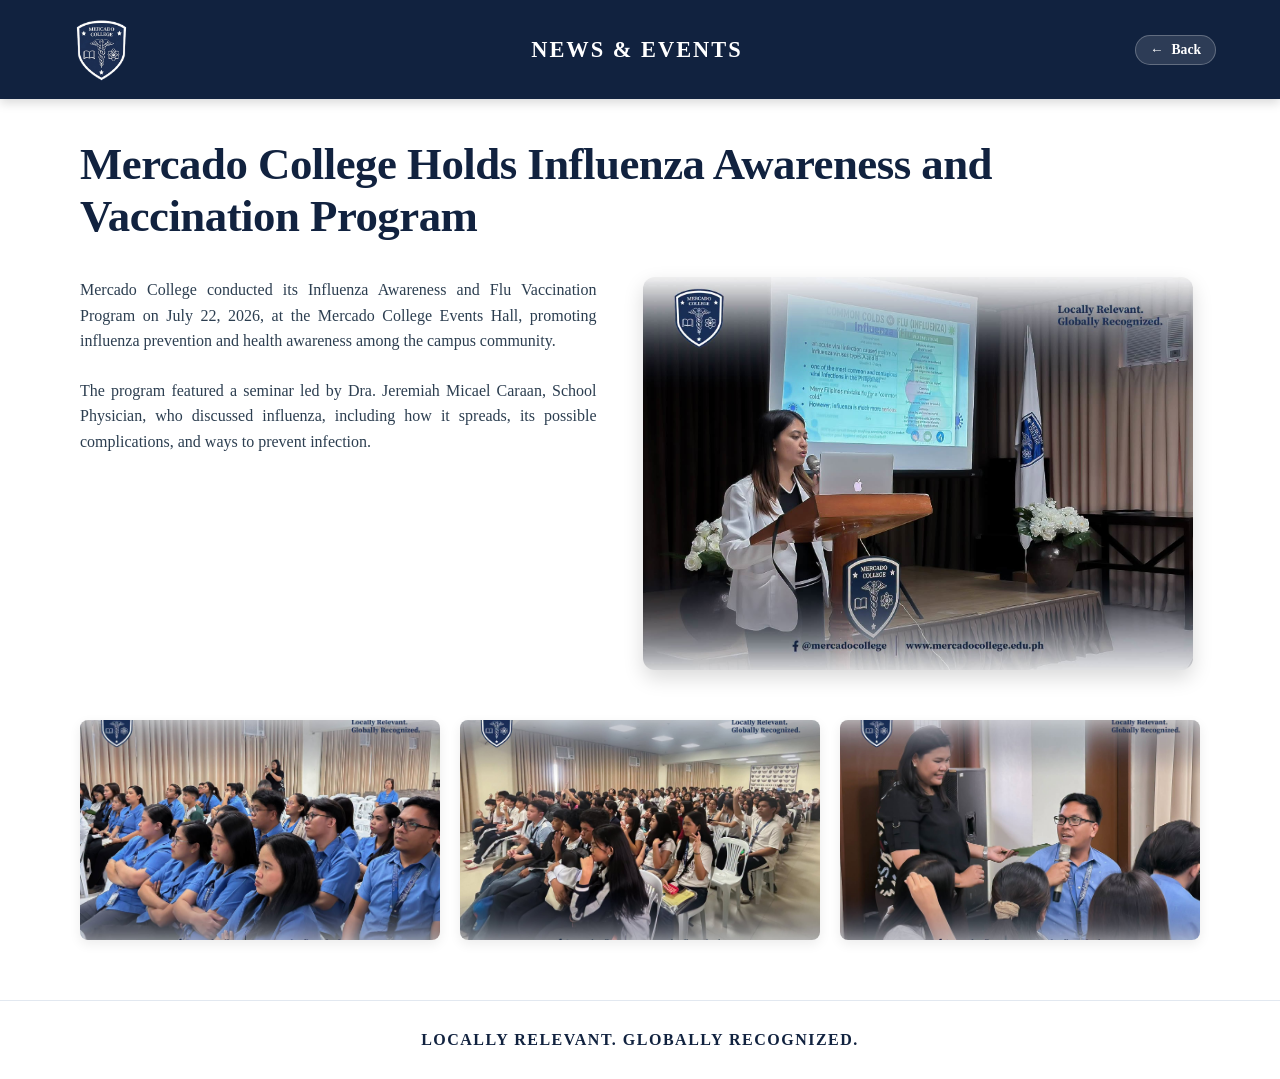
<file: event-details.html>
<!DOCTYPE html>
<html lang="en">
<head>
  <meta charset="UTF-8">
  <meta name="viewport" content="width=device-width, initial-scale=1.0">
  <title>News & Events - Mercado College</title>

  <!-- PREFETCH HEADERS: Inihanay na agad ang mga larawan sa memory para instant at rekta ang paglitaw -->
  <link rel="prefetch" href="assets/flu1.jfif">
  <link rel="prefetch" href="assets/flu2.jfif">
  <link rel="prefetch" href="assets/flu3.jfif">
  <link rel="prefetch" href="assets/flu4.jfif">
  <link rel="prefetch" href="assets/nihonfukushi.jpg">
  <link rel="prefetch" href="assets/basiclifesupport.jpg">
  <link rel="prefetch" href="assets/mrandmsmercado.jpg">
  <link rel="prefetch" href="assets/regmedtech.png">
  <link rel="prefetch" href="assets/communityextension.jpg">

  <style>
  * {
    box-sizing: border-box;
    margin: 0;
    padding: 0;
    font-family: 'Source Serif Pro', Georgia, serif !important;
  }

  body {
    background-color: #ffffff;
    color: #333333;
    overflow-x: hidden;
  }

  /* TOP HEADER BAR */
  .top-header {
    background-color: #11223f !important;
    color: #ffffff;
    padding: 12px 5%;
    display: flex;
    justify-content: space-between;
    align-items: center;
    box-shadow: 0 4px 10px rgba(0, 0, 0, 0.15);
  }

  .header-logo-container {
    display: flex;
    align-items: center;
    gap: 12px;
  }

  .header-logo {
    height: 75px !important;
    width: auto !important;
    object-fit: contain !important;
    display: block !important;
    filter: none !important;
    box-shadow: none !important;
  }

  .header-center-title {
    color: #ffffff;
    font-size: 1.4rem;
    font-weight: 800;
    letter-spacing: 2px;
    text-transform: uppercase;
  }

  .back-btn-header {
    display: inline-flex;
    align-items: center;
    gap: 8px;
    background-color: rgba(255, 255, 255, 0.12);
    color: #ffffff !important;
    text-decoration: none !important;
    font-size: 0.85rem;
    font-weight: 700;
    padding: 6px 14px;
    border-radius: 20px;
    border: 1px solid rgba(255, 255, 255, 0.25);
    transition: all 0.2s ease;
  }

  .back-btn-header:hover {
    background-color: #FFB800 !important;
    color: #0A192F !important;
    border-color: #FFB800 !important;
  }

  /* MAIN CONTENT CONTAINER */
  .event-details-container {
    max-width: 1200px;
    margin: 40px auto 20px auto;
    padding: 0 40px;
  }

  .event-title {
    color: #11223f;
    font-size: 2.8rem;
    font-weight: 900;
    line-height: 1.15;
    margin-bottom: 35px;
    letter-spacing: -0.5px;
  }

  /* TWO COLUMN LAYOUT */
  .article-layout {
    display: flex;
    gap: 40px;
    align-items: flex-start;
    margin-bottom: 50px;
  }

  .left-text-area {
    flex: 1.1;
  }

  .left-text-area p {
    color: #2c3e50;
    font-size: 1rem;
    line-height: 1.6;
    margin-bottom: 24px;
    text-align: justify;
  }

  .right-image-area {
    flex: 1.2;
    position: static;
  }

  /* MAIN FEATURED PHOTO (PIC #1) */
  .main-featured-img {
    width: 100% !important;
    max-width: 550px !important;
    height: auto !important;
    border-radius: 12px;
    object-fit: cover;
    box-shadow: 0 8px 20px rgba(0, 0, 0, 0.15);
    display: block;
    margin: 0 auto;
    background-color: #ffffff !important; /* Puti para walang asul na lililitaw */
  }

  /* GALLERY SECTION (3 COLUMNS) */
  .gallery-section {
    max-width: 1200px;
    margin: 0 auto 60px auto;
    padding: 0 40px;
  }

  .gallery-grid {
    display: grid;
    grid-template-columns: repeat(3, 1fr);
    gap: 20px;
  }

  .gallery-item {
    width: 100%;
    height: 220px;
    border-radius: 8px;
    overflow: hidden;
    box-shadow: 0 4px 12px rgba(0,0,0,0.08);
    background-color: #ffffff !important; /* Tinanggal ang #f1f5f9; ginawang puti */
    position: relative;
  }

  .gallery-item img {
    width: 100%;
    height: 100%;
    object-fit: cover;
    display: block;
    transition: opacity 0.3s ease-in-out;
  }

  /* MINI SLIDER BUTTONS PARA SA MEDTECH BOXES */
  .mini-slider-btn {
    position: absolute;
    top: 50%;
    transform: translateY(-50%);
    background-color: rgba(17, 34, 63, 0.7);
    color: white;
    border: none;
    font-size: 1rem;
    padding: 6px 10px;
    cursor: pointer;
    border-radius: 50%;
    z-index: 10;
    display: none;
  }

  .mini-slider-btn:hover {
    background-color: #FFB800;
    color: #11223f;
  }

  .mini-prev { left: 8px; }
  .mini-next { right: 8px; }

  .page-footer-tagline {
    text-align: center;
    padding: 30px 0;
    color: #11223f;
    font-weight: 900;
    letter-spacing: 1.5px;
    font-size: 1rem;
    text-transform: uppercase;
    border-top: 1px solid #e2e8f0;
  }

  /* RESPONSIVE DESIGN */
  @media (max-width: 900px) {
    .article-layout {
      flex-direction: column-reverse;
    }
    .right-image-area {
      width: 100%;
      margin-bottom: 25px;
    }
    .gallery-grid {
      grid-template-columns: 1fr;
    }
    .event-title {
      font-size: 2.1rem;
    }
    .header-logo {
      height: 60px !important;
    }
    .event-details-container, .gallery-section {
      padding: 0 20px;
    }
  }
  .gallery-item {
    width: 100%;
    height: 220px;
    border-radius: 8px;
    overflow: hidden;
    box-shadow: 0 4px 12px rgba(0,0,0,0.08);
    background-color: transparent !important; /* Walang kulay asul/abo sa likod */
    position: relative;
  }

  .gallery-item img {
    width: 100%;
    height: 100%;
    object-fit: cover;
    display: block;
    transition: none !important; /* Tinanggal ang delay para rekta ang galaw */
  }
  html {
  scroll-behavior: smooth;
}
@media (max-width: 768px) {
  /* I-justify ang mga talata nang may magandang agwat at walang lumalaking puwang */
  p, .article-content, .content-body {
    text-align: justify !important;
    text-justify: inter-word !important; /* Pinipigilan ang paglaki ng espasyo sa bawat titik */
    hyphens: auto !important;           /* Naglalagay ng gitling kung kinakailangan para pantay ang agwat */
    -webkit-hyphens: auto !important;
    word-break: normal !important;
  }
}
</style>
</head>
<body>

  <!-- TOP HEADER BAR -->
  <header class="top-header">
    <div class="header-logo-container">
      <img src="assets/logoto.png" alt="Mercado College Logo" class="header-logo" width="75" height="75" loading="eager">
    </div>

    <div class="header-center-title">NEWS & EVENTS</div>

    <a href="javascript:history.back()" class="back-btn-header">
      <span class="arrow">&larr;</span> Back
    </a>
  </header>

  <!-- MAIN EVENT CONTAINER -->
  <main class="event-details-container">
    
    <h1 class="event-title" id="display-title">
      Event Title
    </h1>

    <div class="article-layout">
      
      <div class="left-text-area" id="display-desc">
        <!-- Article text here -->
      </div>

      <div class="right-image-area">
        <img id="display-main-img" src="assets/flu1.jfif" alt="Featured Event Image" class="main-featured-img" loading="eager" width="550" height="344">
      </div>

    </div>

  </main>

  <!-- GALLERY SECTION (Naka-hardcode ang initial image sources para walang blangkong state) -->
  <section class="gallery-section">
    <div class="gallery-grid">
      
      <!-- Kahon 1 -->
      <div class="gallery-item" id="box-0">
        <button class="mini-slider-btn mini-prev" onclick="manualSlide(0, -1)">&#10094;</button>
        <img id="gallery-img-1" src="assets/flu2.jfif" alt="Event Gallery 1" loading="eager" width="350" height="220">
        <button class="mini-slider-btn mini-next" onclick="manualSlide(0, 1)">&#10095;</button>
      </div>

      <!-- Kahon 2 -->
      <div class="gallery-item" id="box-1">
        <button class="mini-slider-btn mini-prev" onclick="manualSlide(1, -1)">&#10094;</button>
        <img id="gallery-img-2" src="assets/flu3.jfif" alt="Event Gallery 2" loading="eager" width="350" height="220">
        <button class="mini-slider-btn mini-next" onclick="manualSlide(1, 1)">&#10095;</button>
      </div>

      <!-- Kahon 3 -->
      <div class="gallery-item" id="box-2">
        <button class="mini-slider-btn mini-prev" onclick="manualSlide(2, -1)">&#10094;</button>
        <img id="gallery-img-3" src="assets/flu4.jfif" alt="Event Gallery 3" loading="eager" width="350" height="220">
        <button class="mini-slider-btn mini-next" onclick="manualSlide(2, 1)">&#10095;</button>
      </div>

    </div>
  </section>

  <div class="page-footer-tagline">
    LOCALLY RELEVANT. GLOBALLY RECOGNIZED.
  </div>

  <script>
  const eventsData = {
    "flu": {
      title: "Mercado College Holds Influenza Awareness and Vaccination Program",
      mainImg: "assets/flu1.jfif",
      gallery: ["assets/flu2.jfif", "assets/flu3.jfif", "assets/flu4.jfif"],
      desc: `
        <p>Mercado College conducted its Influenza Awareness and Flu Vaccination Program on July 22, 2026, at the Mercado College Events Hall, promoting influenza prevention and health awareness among the campus community.</p>
        <p>The program featured a seminar led by Dra. Jeremiah Micael Caraan, School Physician, who discussed influenza, including how it spreads, its possible complications, and ways to prevent infection.</p>
      `
    },
    "nihon": {
      title: "Nihon Fukushi University Visits Mercado College",
      mainImg: "assets/nihonfukushi.jpg",
      gallery: ["assets/nihonfukushi1.png", "assets/nihonfukushi2.png", "assets/nihonfukushi3.png"],
      desc: `
        <p>Mercado College proudly welcomed representatives and delegates from Nihon Fukushi University for a special academic benchmarking and cultural exchange program.</p>
      `
    },
    "bls": {
      title: "Basic Life Support Seminar & Training",
      mainImg: "assets/basiclifesupport.jpg",
      gallery: ["assets/basiclifesupport1.jfif", "assets/basiclifesupport2.jfif", "assets/basiclifesupport3.jfif"],
      desc: `
        <p>Every lifesaving skill begins with a solid foundation of knowledge. Day 1 of Basic Life Support (BLS) Training focused on the didactic phase, where participants from the School of Nursing and Midwifery strengthened their understanding of essential first aid concepts, patient assessment, and emergency response principles.</p>
        <p>Day 2 of the Basic Life Support (BLS) Training focused on first aid, where future healthcare professionals strengthened their knowledge and practical skills in providing immediate care during emergencies.</p>
      `
    },
    "mr-ms": {
      title: "New Royalty Takes the Crown at Mercado College 2026",
      mainImg: "assets/mrandmsmercado.jpg",
      gallery: ["assets/mrandmsmercado3.jfif", "assets/mrandmsmercado1.jfif", "assets/mrandmsmercado2.jfif"],
      desc: `
        <p>The crown has found its rightful holders! Congratulations to our newly crowned Mr. and Ms. Mercado College 2026, who embodied confidence, grace, charisma, determination, and most importantly, integrity throughout the competition.</p>
      `
    },
    "medtech": {
      title: "Nine Mercado College Graduates Join Ranks of Registered Medical Technologists",
      mainImg: "assets/regmedtech.png",
      medtechGroups: [
        ["assets/regmedtech1.png", "assets/regmedtech4.jfif", "assets/regmedtech7.jfif"],
        ["assets/regmedtech2.png", "assets/regmedtech5.jfif", "assets/regmedtech8.jfif"],
        ["assets/regmedtech3.jfif", "assets/regmedtech6.jfif", "assets/regmedtech9.jfif"]
      ],
      gallery: ["assets/regmedtech1.png", "assets/regmedtech2.png", "assets/regmedtech3.png"],
      desc: `
        <p>CONGRATULATIONS | August 2026 Medical Technologist Licensure Examination<br>
        Mercado College proudly celebrates our newly Registered Medical Technologists who successfully passed the August 2026 examination!</p>
        <p>
        Ana Lindsay F. Arellano, RMT<br>
        Ma. Czarina L. Bautista, RMT<br>
        Andrea Mei M. Dela Cruz, RMT<br>
        Vincent Samuel A. De Leon, RMT<br>
        Daniela S. Ebora, RMT<br>
        Jhammy Pearl L. Luna, RMT<br>
        Alyza Kaye L. Mahiya, RMT<br>
        Kenneth M. Mendoza, RMT<br>
        Lea Grace M. Sanvictores, RMT
        </p>
      `
    },
    "community": {
      title: "Mercado College Launches Community Extension Sustainability Program",
      mainImg: "assets/communityextension.jpg",
      gallery: ["assets/communityextension1.jfif", "assets/communityextension2.jfif", "assets/communityextension3.jfif"],
      desc: `
        <p>Mercado College officially launched its Community Extension Sustainability Program through a meaningful MOA Signing Ceremony with Barangay Maugat, Tanauan City, Batangas.</p>
      `
    }
  };

  let currentIndices = [0, 0, 0];
  let activeEventData = null;
  let isMedtech = false;
  let autoSlideInterval = null;

  function updateImages() {
    for (let i = 0; i < 3; i++) {
      const imgElem = document.getElementById(`gallery-img-${i + 1}`);
      const group = activeEventData.medtechGroups[i];
      imgElem.src = group[currentIndices[i]];
    }
  }

  function moveMini(boxIndex, direction) {
    if (!isMedtech || !activeEventData || !activeEventData.medtechGroups) return;
    const group = activeEventData.medtechGroups[boxIndex];
    currentIndices[boxIndex] += direction;

    if (currentIndices[boxIndex] >= group.length) {
      currentIndices[boxIndex] = 0;
    } else if (currentIndices[boxIndex] < 0) {
      currentIndices[boxIndex] = group.length - 1;
    }
    updateImages();
  }

  function manualSlide(boxIndex, direction) {
    moveMini(boxIndex, direction);
    resetAutoPlay();
  }

  function startAutoPlay() {
    if (autoSlideInterval) clearInterval(autoSlideInterval);
    autoSlideInterval = setInterval(() => {
      if (isMedtech && activeEventData && activeEventData.medtechGroups) {
        for (let i = 0; i < 3; i++) {
          currentIndices[i] = (currentIndices[i] + 1) % activeEventData.medtechGroups[i].length;
        }
        updateImages();
      }
    }, 3500);
  }

  function resetAutoPlay() {
    startAutoPlay();
  }

  function loadEventContent() {
    const urlParams = new URLSearchParams(window.location.search);
    const eventKey = urlParams.get('event');

    activeEventData = (eventsData[eventKey]) ? eventsData[eventKey] : eventsData["flu"];
    isMedtech = (eventKey === 'medtech');

    document.getElementById('display-title').innerText = activeEventData.title;
    document.getElementById('display-desc').innerHTML = activeEventData.desc;
    
    const mainImgElem = document.getElementById('display-main-img');
    mainImgElem.src = activeEventData.mainImg;

    const btns = document.querySelectorAll('.mini-slider-btn');

    if (isMedtech && activeEventData.medtechGroups) {
      btns.forEach(btn => btn.style.display = 'block');
      currentIndices = [0, 0, 0];
      updateImages();
      startAutoPlay();
    } else {
      btns.forEach(btn => btn.style.display = 'none');
      if (autoSlideInterval) clearInterval(autoSlideInterval);

      for (let i = 1; i <= 3; i++) {
        const imgElem = document.getElementById(`gallery-img-${i}`);
        if (activeEventData.gallery && activeEventData.gallery[i - 1]) {
          imgElem.src = activeEventData.gallery[i - 1];
        }
      }
    }
  }

  window.addEventListener('DOMContentLoaded', loadEventContent);
</script>

</body>
</html>
</file>
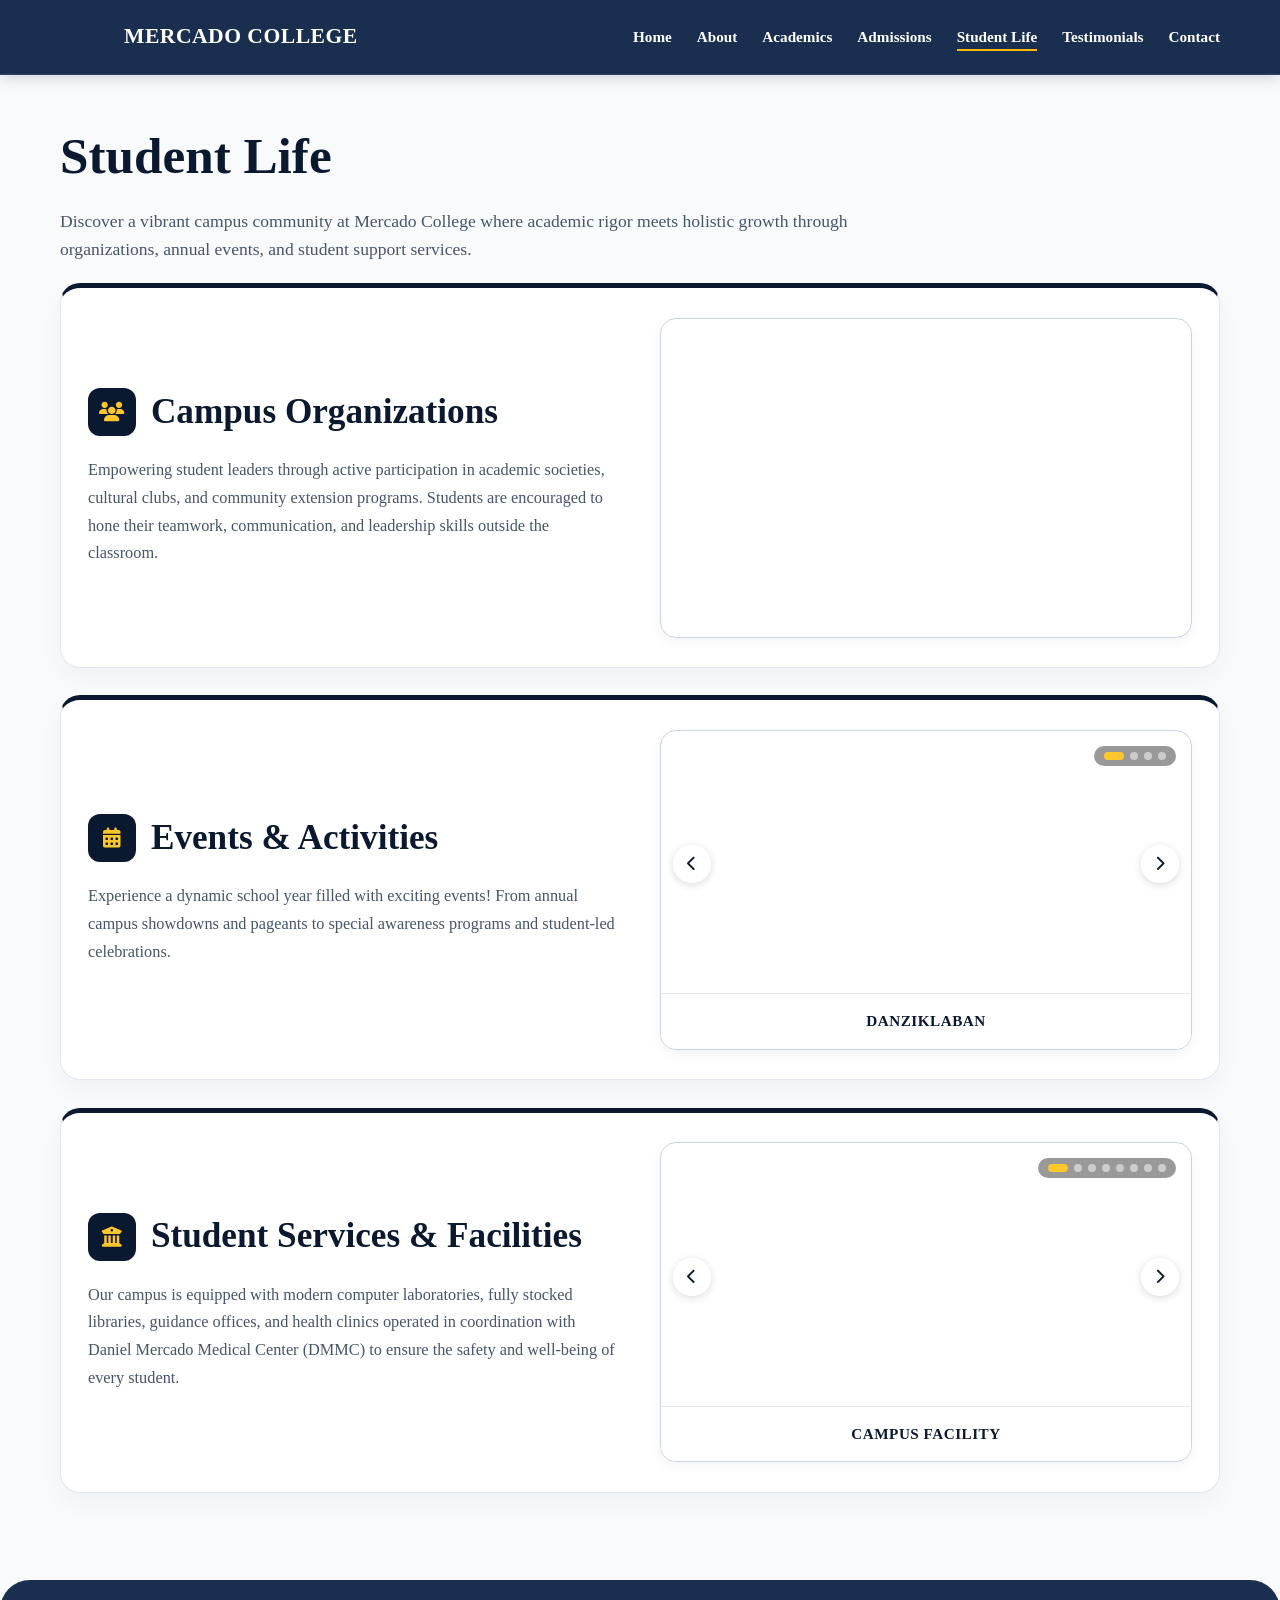
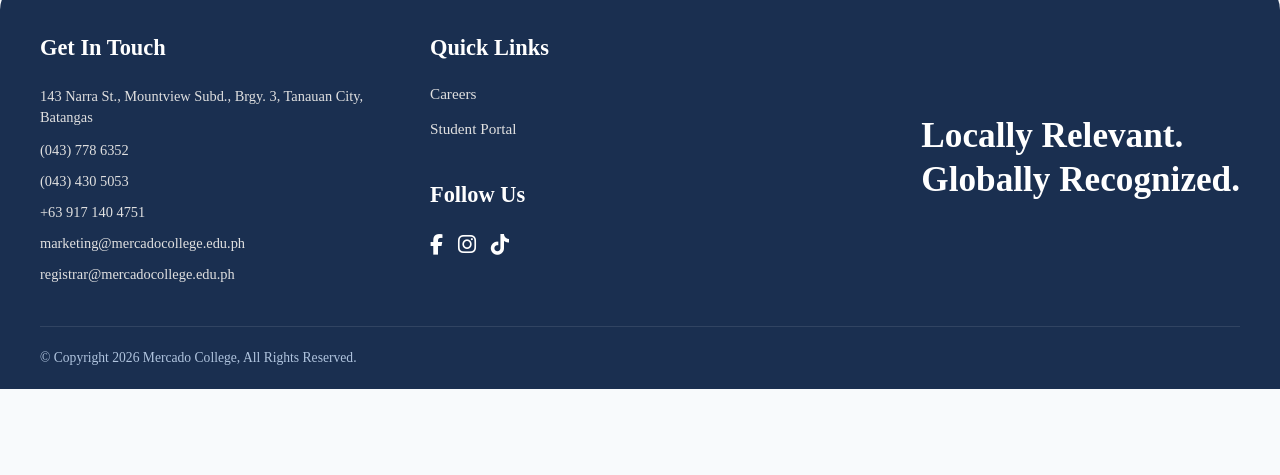
<file: student-life.html>
<!DOCTYPE html>
<html lang="en">
<head>
  <meta charset="UTF-8">
  <meta name="viewport" content="width=device-width, initial-scale=1.0">
  <title>Student Life - Mercado College</title>
  
  <!-- FontAwesome Icons -->
  <link href="https://cdnjs.cloudflare.com/ajax/libs/font-awesome/6.4.0/css/all.min.css" rel="stylesheet">
  
  <!-- Main Stylesheet -->
  <link rel="stylesheet" href="css/style.css">

  <style>
    /* Body Background Fix: Hindi na pure white, mas pampakalma sa mata */
    body {
      background-color: #F8FAFC !important;
    }

    /* Clean Elevated Cards na May Subtle Top Accent */
    .life-card-outer {
      background: #ffffff;
      border-radius: 20px;
      padding: 40px;
      margin-bottom: 35px;
      border: 1px solid #E2E8F0;
      border-top: 5px solid #0A192F; /* Dark Blue Accent Line */
      box-shadow: 0 10px 25px rgba(10, 25, 47, 0.04);
      transition: all 0.3s ease;
    }

    .life-card-outer:hover {
      box-shadow: 0 14px 30px rgba(10, 25, 47, 0.08);
      transform: translateY(-2px);
    }

    .life-grid-2 {
      display: grid;
      grid-template-columns: 1fr 1fr;
      gap: 40px;
      align-items: center;
    }

    /* Icon Header Badge */
    .card-title-group {
      display: flex;
      align-items: center;
      gap: 15px;
      margin-bottom: 20px;
    }

    .icon-badge {
      width: 48px;
      height: 48px;
      background-color: #0A192F;
      color: #FFC72C; /* Gold Icon Text */
      border-radius: 12px;
      display: flex;
      align-items: center;
      justify-content: center;
      font-size: 1.25rem;
      flex-shrink: 0;
    }

    .life-card-title {
      color: #0A192F;
      font-size: 2.2rem;
      font-weight: 800;
      font-family: 'Source Serif Pro', Georgia, serif;
      margin: 0;
      line-height: 1.2;
    }

    .life-img-container {
      width: 100%;
      height: 320px;
      border-radius: 16px;
      overflow: hidden;
      border: 1px solid #CBD5E1;
      box-shadow: 0 4px 12px rgba(0,0,0,0.05);
      background-color: #ffffff;
    }

    .life-img-container img {
      width: 100%;
      height: 100%;
      object-fit: cover;
      display: block;
    }

    /* Clean Slider / Carousel Styles (Puti at Walang Asul) */
    .carousel-container {
      position: relative;
      width: 100%;
      height: 320px;
      border-radius: 16px;
      overflow: hidden;
      border: 1px solid #CBD5E1;
      background-color: #ffffff; /* Pinalitan mula sa asul patungong puti */
      box-shadow: 0 4px 12px rgba(0,0,0,0.05);
    }

    .carousel-slide {
      display: none;
      width: 100%;
      height: 100%;
      position: absolute;
      top: 0;
      left: 0;
    }

    .carousel-slide.active {
      display: block;
      animation: fadeIn 0.4s ease-in-out;
    }

    @keyframes fadeIn {
      from { opacity: 0.3; }
      to { opacity: 1; }
    }

    .carousel-slide img {
      width: 100%;
      height: 100%;
      object-fit: cover;
      display: block;
    }

    /* Malinis na Puti at Gold Caption para mawala ang dark blue gradient */
    .carousel-caption {
      position: absolute;
      bottom: 0;
      left: 0;
      right: 0;
      background: rgba(255, 255, 255, 0.95); /* Semi-transparent white background */
      color: #0A192F; /* Dark blue text para malinaw basahin */
      padding: 15px 20px;
      font-family: 'Source Serif Pro', Georgia, serif;
      font-size: 0.95rem;
      font-weight: 800;
      text-align: center;
      letter-spacing: 0.5px;
      z-index: 5;
      border-top: 1px solid #E2E8F0;
    }

    /* Clean Navigation Buttons */
    .carousel-btn {
      position: absolute;
      top: 42%; /* Medyo itinaas para hindi matakpan ng caption box */
      transform: translateY(-50%);
      background-color: rgba(255, 255, 255, 0.9);
      color: #0A192F;
      border: none;
      width: 38px;
      height: 38px;
      border-radius: 50%;
      cursor: pointer;
      display: flex;
      align-items: center;
      justify-content: center;
      font-size: 0.95rem;
      transition: all 0.2s ease;
      z-index: 10;
      box-shadow: 0 2px 8px rgba(0,0,0,0.15);
    }

    .carousel-btn:hover {
      background-color: #ffffff;
      transform: translateY(-50%) scale(1.08);
    }

    .prev-btn { left: 12px; }
    .next-btn { right: 12px; }

    /* Indicator Dots */
    .carousel-dots {
      position: absolute;
      top: 15px; /* Inilipat sa itaas ng larawan para hindi sumabay sa puting caption */
      right: 15px;
      display: flex;
      gap: 6px;
      z-index: 10;
      background: rgba(0, 0, 0, 0.4);
      padding: 6px 10px;
      border-radius: 20px;
    }

    .dot {
      width: 8px;
      height: 8px;
      background-color: rgba(255, 255, 255, 0.5);
      border-radius: 50%;
      cursor: pointer;
      transition: all 0.3s ease;
    }

    .dot.active {
      background-color: #FFC72C;
      width: 20px;
      border-radius: 4px;
    }

    @media (max-width: 900px) {
      .life-grid-2 {
        grid-template-columns: 1fr !important;
        gap: 25px !important;
      }
      .life-card-outer {
        padding: 25px 18px;
      }
      .carousel-container {
        height: 260px;
      }
    }
  </style>
</head>
<body>

  <!-- Header / Navigation -->
  <header>
    <div class="nav-container">
      <a href="index.html" class="logo-container">
        <img src="assets/logoto.png" alt="Mercado College Logo" class="site-logo" style="height: 50px; width: auto;">
        <div class="logo-text">
          <h1>Mercado College</h1>
        </div>
      </a>
      <ul class="nav-links">
        <li><a href="index.html">Home</a></li>
        <li><a href="about.html">About</a></li>
        <li><a href="academics.html">Academics</a></li>
        <li><a href="admissions.html">Admissions</a></li>
        <li><a href="student-life.html" class="active">Student Life</a></li>
        <li><a href="testimonials.html">Testimonials</a></li>
        <li><a href="contact.html">Contact</a></li>
      </ul>
    </div>
  </header>


  <!-- TITLE SECTION -->
  <section style="max-width: 1200px; margin: 40px auto 20px; padding: 0 20px; text-align: left;">
    <h1 style="color: #0A192F; font-size: 3.2rem; font-weight: 800; font-family: 'Source Serif Pro', Georgia, serif; margin: 0 0 10px 0;">
      Student Life
    </h1>
    <p style="color: #475569; font-size: 1.1rem; max-width: 800px; margin: 0; line-height: 1.6; font-family: 'Source Serif Pro', Georgia, serif;">
      Discover a vibrant campus community at Mercado College where academic rigor meets holistic growth through organizations, annual events, and student support services.
    </p>
  </section>


  <!-- MAIN CONTENT CONTAINER -->
  <main style="max-width: 1200px; margin: 20px auto 60px; padding: 0 20px; box-sizing: border-box;">

    <!-- SECTION 1: CAMPUS ORGANIZATIONS -->
    <div class="life-card-outer">
      <div class="life-grid-2">
        <div>
          <div class="card-title-group">
            <div class="icon-badge"><i class="fa-solid fa-users"></i></div>
            <h2 class="life-card-title">Campus Organizations</h2>
          </div>
          <p style="color: #475569; font-size: 1.02rem; line-height: 1.7; font-family: 'Source Serif Pro', Georgia, serif; margin: 0;">
            Empowering student leaders through active participation in academic societies, cultural clubs, and community extension programs. Students are encouraged to hone their teamwork, communication, and leadership skills outside the classroom.
          </p>
        </div>
        <div class="life-img-container">
          <img src="assets/organizations.jfif" alt="Student Organizations at Mercado College">
        </div>
      </div>
    </div>


    <!-- SECTION 2: EVENTS & ACTIVITIES (CAROUSEL SLIDER - eventsCarousel) -->
    <div class="life-card-outer">
      <div class="life-grid-2">
        
        <div>
          <div class="card-title-group">
            <div class="icon-badge"><i class="fa-solid fa-calendar-days"></i></div>
            <h2 class="life-card-title">Events & Activities</h2>
          </div>
          <p style="color: #475569; font-size: 1.02rem; line-height: 1.7; font-family: 'Source Serif Pro', Georgia, serif; margin: 0;">
            Experience a dynamic school year filled with exciting events! From annual campus showdowns and pageants to special awareness programs and student-led celebrations.
          </p>
        </div>

        <!-- Interactive Image Slider -->
        <div class="carousel-container" id="eventsCarousel">
          
          <!-- Slide 1 -->
          <div class="carousel-slide active">
            <img src="assets/event1.jfif" alt="Danziklaban">
            <div class="carousel-caption">DANZIKLABAN</div>
          </div>

          <!-- Slide 2 -->
          <div class="carousel-slide">
            <img src="assets/event2.jfif" alt="Mr and Ms Mercado College">
            <div class="carousel-caption">MR AND MS MERCADO COLLEGE</div>
          </div>

          <!-- Slide 3 -->
          <div class="carousel-slide">
            <img src="assets/event3.jfif" alt="Tugsayawit">
            <div class="carousel-caption">TUGSAYAWIT</div>
          </div>

          <!-- Slide 4 -->
          <div class="carousel-slide">
            <img src="assets/event4.jfif" alt="Suicide Prevention Day">
            <div class="carousel-caption">SUICIDE PREVENTION DAY</div>
          </div>

          <!-- Navigation Buttons -->
          <button class="carousel-btn prev-btn" onclick="moveSlide('eventsCarousel', -1)"><i class="fa-solid fa-chevron-left"></i></button>
          <button class="carousel-btn next-btn" onclick="moveSlide('eventsCarousel', 1)"><i class="fa-solid fa-chevron-right"></i></button>

          <!-- Indicator Dots -->
          <div class="carousel-dots">
            <span class="dot active" onclick="setSlide('eventsCarousel', 0)"></span>
            <span class="dot" onclick="setSlide('eventsCarousel', 1)"></span>
            <span class="dot" onclick="setSlide('eventsCarousel', 2)"></span>
            <span class="dot" onclick="setSlide('eventsCarousel', 3)"></span>
          </div>

        </div>

      </div>
    </div>


    <!-- SECTION 3: STUDENT SERVICES & FACILITIES (CAROUSEL SLIDER - facilitiesCarousel) -->
    <div class="life-card-outer">
      <div class="life-grid-2">
        <div>
          <div class="card-title-group">
            <div class="icon-badge"><i class="fa-solid fa-building-columns"></i></div>
            <h2 class="life-card-title">Student Services & Facilities</h2>
          </div>
          <p style="color: #475569; font-size: 1.02rem; line-height: 1.7; font-family: 'Source Serif Pro', Georgia, serif; margin: 0;">
            Our campus is equipped with modern computer laboratories, fully stocked libraries, guidance offices, and health clinics operated in coordination with Daniel Mercado Medical Center (DMMC) to ensure the safety and well-being of every student.
          </p>
        </div>

        <!-- Interactive Image Slider for Facilities -->
        <div class="carousel-container" id="facilitiesCarousel">
          
          <!-- Slide 1 -->
          <div class="carousel-slide active">
            <img src="assets/fac1.jpg" alt="Facility 1" loading="eager" fetchpriority="high">
            <div class="carousel-caption">CAMPUS FACILITY</div>
          </div>

          <!-- Slide 2 -->
          <div class="carousel-slide">
            <img src="assets/fac2.jpg" alt="Facility 2" loading="lazy">
            <div class="carousel-caption">CAMPUS FACILITY</div>
          </div>

          <!-- Slide 3 -->
          <div class="carousel-slide">
            <img src="assets/fac3.jpg" alt="Facility 3" loading="lazy">
            <div class="carousel-caption">CAMPUS FACILITY</div>
          </div>

          <!-- Slide 4 -->
          <div class="carousel-slide">
            <img src="assets/fac4.jpg" alt="Facility 4" loading="lazy">
            <div class="carousel-caption">CAMPUS FACILITY</div>
          </div>

          <!-- Slide 5 -->
          <div class="carousel-slide">
            <img src="assets/fac5.jpg" alt="Facility 5" loading="lazy">
            <div class="carousel-caption">CAMPUS FACILITY</div>
          </div>

          <!-- Slide 6 -->
          <div class="carousel-slide">
            <img src="assets/fac6.jpg" alt="Facility 6" loading="lazy">
            <div class="carousel-caption">CAMPUS FACILITY</div>
          </div>

          <!-- Slide 7 -->
          <div class="carousel-slide">
            <img src="assets/fac7.jpg" alt="Facility 7" loading="lazy">
            <div class="carousel-caption">CAMPUS FACILITY</div>
          </div>

          <!-- Slide 8 -->
          <div class="carousel-slide">
            <img src="assets/fac8.jpg" alt="Facility 8" loading="lazy">
            <div class="carousel-caption">CAMPUS FACILITY</div>
          </div>

          <!-- Navigation Buttons -->
          <button class="carousel-btn prev-btn" onclick="moveSlide('facilitiesCarousel', -1)"><i class="fa-solid fa-chevron-left"></i></button>
          <button class="carousel-btn next-btn" onclick="moveSlide('facilitiesCarousel', 1)"><i class="fa-solid fa-chevron-right"></i></button>

          <!-- Indicator Dots -->
          <div class="carousel-dots">
            <span class="dot active" onclick="setSlide('facilitiesCarousel', 0)"></span>
            <span class="dot" onclick="setSlide('facilitiesCarousel', 1)"></span>
            <span class="dot" onclick="setSlide('facilitiesCarousel', 2)"></span>
            <span class="dot" onclick="setSlide('facilitiesCarousel', 3)"></span>
            <span class="dot" onclick="setSlide('facilitiesCarousel', 4)"></span>
            <span class="dot" onclick="setSlide('facilitiesCarousel', 5)"></span>
            <span class="dot" onclick="setSlide('facilitiesCarousel', 6)"></span>
            <span class="dot" onclick="setSlide('facilitiesCarousel', 7)"></span>
          </div>

        </div>

      </div>
    </div>
  </main>


  <!-- JavaScript para sa Multiple Independent Carousels -->
  <script>
    const carouselIndexes = {
      eventsCarousel: 0,
      facilitiesCarousel: 0
    };

    const autoSlideIntervals = {};

    function showSlide(carouselId, index) {
      const container = document.getElementById(carouselId);
      if (!container) return;

      const slides = container.querySelectorAll('.carousel-slide');
      const dots = container.querySelectorAll('.dot');

      if (index >= slides.length) {
        carouselIndexes[carouselId] = 0;
      } else if (index < 0) {
        carouselIndexes[carouselId] = slides.length - 1;
      } else {
        carouselIndexes[carouselId] = index;
      }

      slides.forEach((slide, i) => {
        slide.classList.remove('active');
        if (i === carouselIndexes[carouselId]) {
          slide.classList.add('active');
        }
      });

      dots.forEach((dot, i) => {
        dot.classList.remove('active');
        if (i === carouselIndexes[carouselId]) {
          dot.classList.add('active');
        }
      });
    }

    function moveSlide(carouselId, step) {
      showSlide(carouselId, carouselIndexes[carouselId] + step);
      resetAutoSlide(carouselId);
    }

    function setSlide(carouselId, index) {
      showSlide(carouselId, index);
      resetAutoSlide(carouselId);
    }

    function startAutoSlide(carouselId) {
      autoSlideIntervals[carouselId] = setInterval(() => {
        showSlide(carouselId, carouselIndexes[carouselId] + 1);
      }, 4500);
    }

    function resetAutoSlide(carouselId) {
      clearInterval(autoSlideIntervals[carouselId]);
      startAutoSlide(carouselId);
    }

    // Initialize parehong carousels
    startAutoSlide('eventsCarousel');
    startAutoSlide('facilitiesCarousel');

    document.addEventListener("DOMContentLoaded", function () {
      const btn = document.getElementById("backToTopBtn");

      if (btn) {
        window.addEventListener("scroll", function () {
          const scrollTop = window.pageYOffset || document.documentElement.scrollTop || document.body.scrollTop || 0;
          
          if (scrollTop > 200) {
            btn.style.setProperty("display", "flex", "important");
          } else {
            btn.style.setProperty("display", "none", "important");
          }
        });

        btn.addEventListener("click", function (e) {
          e.preventDefault();
          window.scrollTo({ top: 0, behavior: "smooth" });
          document.body.scrollTop = 0;
          document.documentElement.scrollTop = 0;
        });
      }
    });
  </script>


  <!-- Footer -->
  <footer style="background-color: #1A2F50; color: #ffffff; padding: 50px 40px 20px; font-family: 'Source Serif Pro', Georgia, serif; border-top-left-radius: 30px; border-top-right-radius: 30px; margin-top: 40px;">
    <div style="max-width: 1200px; margin: 0 auto; display: flex; flex-wrap: wrap; justify-content: space-between; gap: 40px; padding-bottom: 40px; text-align: left;">
      
      <!-- Column 1 -->
      <div style="flex: 1; min-width: 250px;">
        <h3 style="font-size: 1.4rem; font-weight: 700; margin-bottom: 20px; text-align: left;">Get In Touch</h3>
        <p style="font-size: 0.9rem; margin-bottom: 10px; line-height: 1.5; color: #E0E0E0;">143 Narra St., Mountview Subd., Brgy. 3, Tanauan City, Batangas</p>
        <p style="font-size: 0.9rem; margin-bottom: 8px; color: #E0E0E0;">(043) 778 6352</p>
        <p style="font-size: 0.9rem; margin-bottom: 8px; color: #E0E0E0;">(043) 430 5053</p>
        <p style="font-size: 0.9rem; margin-bottom: 8px; color: #E0E0E0;">+63 917 140 4751</p>
        <p style="font-size: 0.9rem; margin-bottom: 8px; color: #E0E0E0;">marketing@mercadocollege.edu.ph</p>
        <p style="font-size: 0.9rem; margin-bottom: 0; color: #E0E0E0;">registrar@mercadocollege.edu.ph</p>
      </div>

      <!-- Column 2 -->
      <div style="flex: 1; min-width: 200px; display: flex; flex-direction: column; align-items: flex-start;">
        <h3 style="font-size: 1.4rem; font-weight: 700; margin-bottom: 15px; margin-top: 0; text-align: left;">Quick Links</h3>
        <ul style="list-style: none; padding: 0; margin: 0 0 25px 0; text-align: left;">
          <li style="margin-bottom: 10px;"><a href="#" style="color: #E0E0E0; text-decoration: none; font-size: 0.95rem;">Careers</a></li>
          <li style="margin-bottom: 10px;"><a href="#" style="color: #E0E0E0; text-decoration: none; font-size: 0.95rem;">Student Portal</a></li>
        </ul>

        <h3 style="font-size: 1.4rem; font-weight: 700; margin-bottom: 15px; margin-top: 0; text-align: left;">Follow Us</h3>
        <div style="display: flex; gap: 15px; font-size: 1.3rem; justify-content: flex-start; align-items: center;">
          <a href="https://www.facebook.com/dmmc.ihs" target="_blank" rel="noopener noreferrer" style="color: #ffffff; text-decoration: none;"><i class="fa-brands fa-facebook-f"></i></a>
          <a href="#" style="color: #ffffff; text-decoration: none;"><i class="fa-brands fa-instagram"></i></a>
          <a href="https://www.tiktok.com/@mercadocollege" target="_blank" rel="noopener noreferrer" style="color: #ffffff; text-decoration: none;"><i class="fa-brands fa-tiktok"></i></a>
        </div>
      </div>

      <!-- Column 3: Tagline -->
      <div style="flex: 1.2; min-width: 280px; display: flex; align-items: center; justify-content: flex-end;">
        <h2 style="font-size: 2.2rem; font-weight: 800; font-family: 'Source Serif Pro', Georgia, serif; line-height: 1.25; margin: 0; text-align: left; color: #ffffff;">
          Locally Relevant.<br>
          Globally Recognized.
        </h2>
      </div>

    </div>

    <div style="max-width: 1200px; margin: 0 auto; text-align: left; padding-top: 20px; border-top: 1px solid rgba(255, 255, 255, 0.1); font-size: 0.85rem; color: #B0C4DE;">
      © Copyright 2026 Mercado College, All Rights Reserved.
    </div>
  </footer>

  <!-- Back to Top Button -->
  <button id="backToTopBtn" 
          aria-label="Back to top" 
          title="Bumalik sa taas"
          style="display: none; position: fixed !important; bottom: 30px !important; right: 30px !important; z-index: 99999 !important; width: 50px !important; height: 50px !important; background-color: #FFB800 !important; color: #1A2F50 !important; border: none !important; border-radius: 50% !important; font-size: 22px !important; font-weight: bold !important; cursor: pointer !important; align-items: center !important; justify-content: center !important; box-shadow: 0 4px 12px rgba(0,0,0,0.3) !important;">
    ▲
  </button>
</body>
</html>
</file>
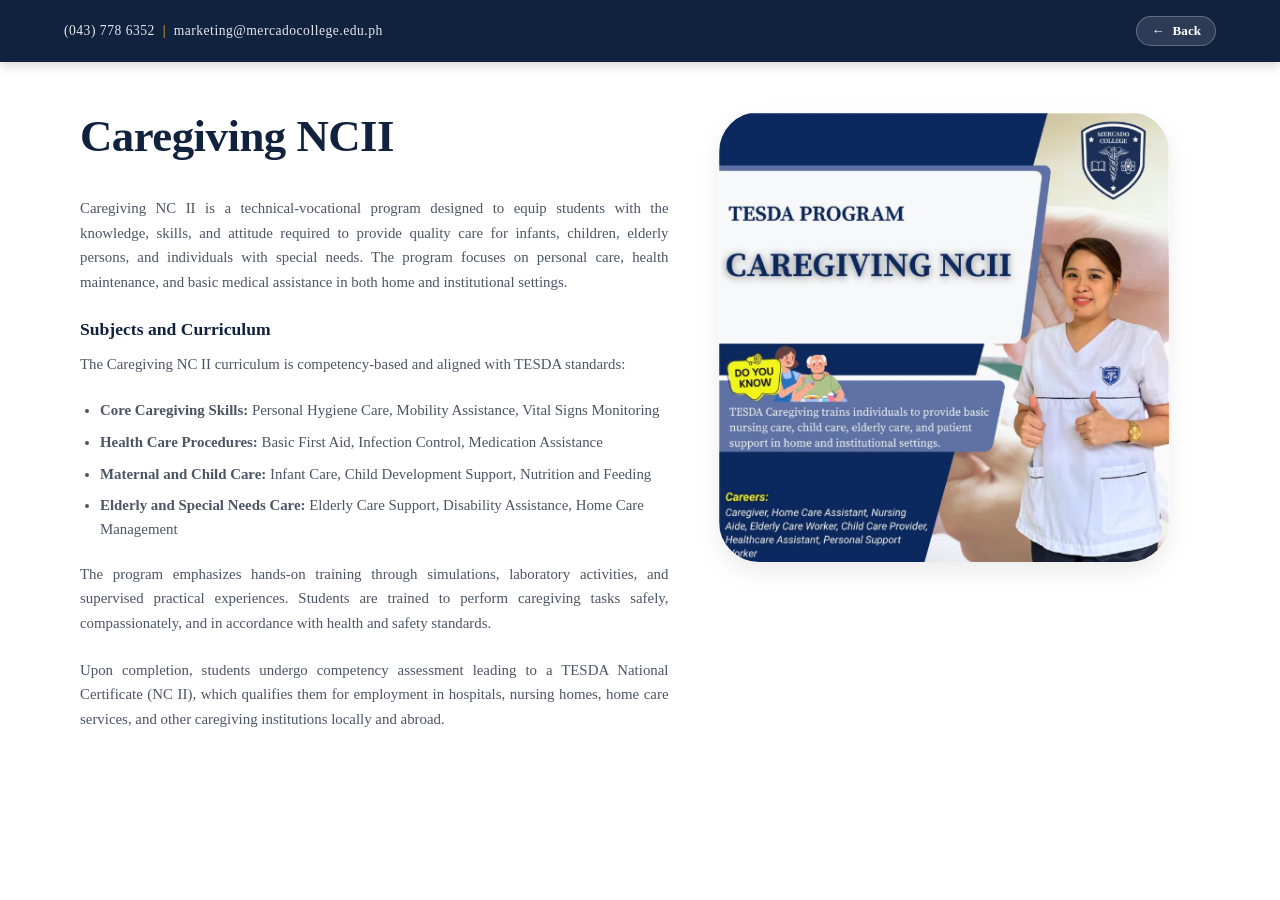
<file: tesda-programs.html>
<!DOCTYPE html>
<html lang="en">
<head>
  <meta charset="UTF-8">
  <meta name="viewport" content="width=device-width, initial-scale=1.0">
  <title>TESDA Programs - Mercado College</title>

  <style>
    * {
      box-sizing: border-box;
      margin: 0;
      padding: 0;
      font-family: 'Source Serif Pro', Georgia, serif;
    }

    body {
      background-color: #ffffff;
      color: #333333;
    }

    /* SOLID DARK NAVY BLUE HEADER BAR */
    .top-header {
      background-color: #11223f !important;
      color: #ffffff;
      padding: 16px 5%;
      display: flex;
      justify-content: space-between;
      align-items: center;
      box-shadow: 0 4px 10px rgba(0, 0, 0, 0.15);
    }

    /* LOGO SECTION */
    .header-logo-container {
      display: flex;
      align-items: center;
      gap: 12px;
    }

    .header-logo {
      height: 48px;
      width: auto;
      object-fit: contain;
      mix-blend-mode: multiply;
      filter: brightness(0) invert(1); 
    }

    .brand-name {
      color: #ffffff !important;
      font-size: 1.25rem;
      font-weight: 800;
      letter-spacing: 1px;
      text-transform: uppercase;
    }

    /* CONTACT INFO & BACK BUTTON */
    .header-right {
      display: flex;
      flex-direction: column;
      align-items: flex-end;
      gap: 8px;
    }

    .contact-info {
      font-size: 0.85rem;
      color: #e5e7eb !important;
      letter-spacing: 0.5px;
      font-weight: 500;
    }

    .contact-info span {
      color: #facc15;
    }

    .back-btn-header {
      display: inline-flex;
      align-items: center;
      gap: 8px;
      background-color: rgba(255, 255, 255, 0.12);
      color: #ffffff !important;
      text-decoration: none !important;
      font-size: 0.82rem;
      font-weight: 700;
      padding: 6px 14px;
      border-radius: 20px;
      border: 1px solid rgba(255, 255, 255, 0.25);
      transition: all 0.2s ease;
    }

    .back-btn-header:hover {
      background-color: #FFB800 !important;
      color: #0A192F !important;
      border-color: #FFB800 !important;
    }

    /* MAIN CONTAINER (WITH STICKY SIDEBAR) */
    .program-details-container {
      max-width: 1200px;
      margin: 50px auto;
      padding: 0 40px;
      display: flex;
      gap: 50px;
      align-items: flex-start;
      position: relative;
    }

    /* LEFT CONTENT AREA */
    .left-text-area {
      flex: 1.1;
    }

    .program-title {
      color: #11223f;
      font-size: 2.8rem;
      font-weight: 900;
      line-height: 1.1;
      margin-bottom: 35px;
      letter-spacing: -0.5px;
    }

    .program-description p {
      color: #4b5563;
      font-size: 0.93rem;
      line-height: 1.65;
      text-align: justify;
      margin-bottom: 22px;
    }

    .program-description h3 {
      color: #11223f;
      font-size: 1.1rem;
      font-weight: 800;
      margin: 25px 0 12px 0;
    }

    .program-description ul {
      margin-left: 20px;
      margin-bottom: 20px;
      color: #4b5563;
      font-size: 0.93rem;
      line-height: 1.6;
    }

    .program-description ul li {
      margin-bottom: 8px;
    }

    /* RIGHT IMAGE AREA WITH STICKY EFFECT */
    .right-image-area {
      flex: 0.9;
      position: -webkit-sticky;
      position: sticky;
      top: 40px;
      align-self: flex-start;
    }

    .image-frame {
      width: 100%;
      max-width: 450px;
      border-radius: 40px;
      overflow: hidden;
      box-shadow: 0 10px 25px rgba(0, 0, 0, 0.08);
      background-color: #f3f4f6;
    }

    .image-frame img {
      width: 100%;
      height: auto;
      display: block;
      object-fit: cover;
    }

    /* RESPONSIVE DESIGN FOR MOBILE */
    @media (max-width: 900px) {
      .program-details-container {
        flex-direction: column-reverse;
        padding: 0 25px;
        margin: 30px auto;
      }

      .program-title {
        font-size: 2.2rem;
      }

      .right-image-area {
        width: 100%;
        position: static;
        margin-bottom: 20px;
      }

      .image-frame {
        max-width: 100%;
      }
      
    }
    
  </style>
</head>
<body>

 <!-- TOP HEADER BAR -->
  <header class="top-header">
    <div class="contact-info">
      (043) 778 6352 &nbsp;<span>|</span>&nbsp; marketing@mercadocollege.edu.ph
    </div>
    
    <a href="academics.html" class="back-btn-header">
      <span class="arrow">&larr;</span> Back 
    </a>
  </header>

  <!-- MAIN CONTENT CONTAINER -->
  <main class="program-details-container">
    <div class="left-text-area">
      <h1 class="program-title" id="display-title">Caregiving NCII</h1>
      <div class="program-description" id="display-desc">
        <!-- Dynamically injected via JavaScript -->
      </div>
    </div>

    <div class="right-image-area">
      <div class="image-frame">
        <img id="display-img" src="assets/caregiving.jpg" alt="TESDA Program Image">
      </div>
    </div>
  </main>

  <!-- JAVASCRIPT FOR DYNAMIC DATA LOADING -->
 <script>
  const tesdaData = {
    "caregiving": {
      title: "Caregiving NCII",
      img: "assets/caregiving.png",
      desc: `
        <p>Caregiving NC II is a technical-vocational program designed to equip students with the knowledge, skills, and attitude required to provide quality care for infants, children, elderly persons, and individuals with special needs. The program focuses on personal care, health maintenance, and basic medical assistance in both home and institutional settings.</p>
        
        <h3>Subjects and Curriculum</h3>
        <p>The Caregiving NC II curriculum is competency-based and aligned with TESDA standards:</p>
        <ul>
          <li><strong>Core Caregiving Skills:</strong> Personal Hygiene Care, Mobility Assistance, Vital Signs Monitoring</li>
          <li><strong>Health Care Procedures:</strong> Basic First Aid, Infection Control, Medication Assistance</li>
          <li><strong>Maternal and Child Care:</strong> Infant Care, Child Development Support, Nutrition and Feeding</li>
          <li><strong>Elderly and Special Needs Care:</strong> Elderly Care Support, Disability Assistance, Home Care Management</li>
        </ul>

        <p>The program emphasizes hands-on training through simulations, laboratory activities, and supervised practical experiences. Students are trained to perform caregiving tasks safely, compassionately, and in accordance with health and safety standards.</p>
        <p>Upon completion, students undergo competency assessment leading to a TESDA National Certificate (NC II), which qualifies them for employment in hospitals, nursing homes, home care services, and other caregiving institutions locally and abroad.</p>
      `
    },
"biomedical": {
  title: "Biomedical Equipment Servicing NCII",
  img: "assets/biomed.png",
  desc: `
    <p>The Mercado College Biomedical Equipment Technology Department offers a program that produces locally relevant and globally recognized competent Biomedical Equipment Technologists capable of responding to the growing needs of health institutions worldwide.</p>

    <h3>Program Objectives</h3>
    <p>The program is designed to achieve the following objectives:</p>
    <ol>
      <li>To develop relevant programs of technical knowledge and skills balanced with on-the-job training in local health institutions.</li>
      <li>To develop biomedical equipment technicians equipped with competence in quality maintenance and repair of biomedical equipment in both local and global health institutions.</li>
      <li>To create and continuously enhance faculty and staff development programs geared toward professional growth and delivery of quality instructional services.</li>
    </ol>

    <h3>Key Focus Areas</h3>
    <p>Students are trained in technical competencies aligned with TESDA standards and healthcare equipment support:</p>
    <ul>
      <li><strong>Equipment Maintenance & Repair:</strong> Preventive maintenance, diagnostics, and troubleshooting of biomedical equipment</li>
      <li><strong>Safety & Quality Standards:</strong> Electrical safety checks, calibration awareness, and compliance with health institution protocols</li>
      <li><strong>Hands-On & Practical Training:</strong> Laboratory exercises, technical simulations, and on-the-job training in healthcare settings</li>
    </ul>

    <p>Upon completion, graduates are prepared for entry-level technical roles supporting medical and diagnostic equipment in hospitals, clinics, and healthcare facilities locally and abroad.</p>
  `
}
  };

  function loadProgramByQuery() {
    // Binabasa ang URL parameters (halimbawa: ?program=biomedical)
    const urlParams = new URLSearchParams(window.location.search);
    const programParam = urlParams.get('program');

    // Pinipili kung alin ang gagamitin, default ay caregiving kapag wala o mali
    const data = tesdaData[programParam] ? tesdaData[programParam] : tesdaData["caregiving"];

    // Inilalagay ang tamang data sa HTML elements
    document.getElementById('display-title').innerText = data.title;
    document.getElementById('display-desc').innerHTML = data.desc;
    document.getElementById('display-img').src = data.img;
  }

  // Patakbuhin kapag nag-load ang pahina
  window.addEventListener('DOMContentLoaded', loadProgramByQuery);
</script>

</body>
</html>
</file>
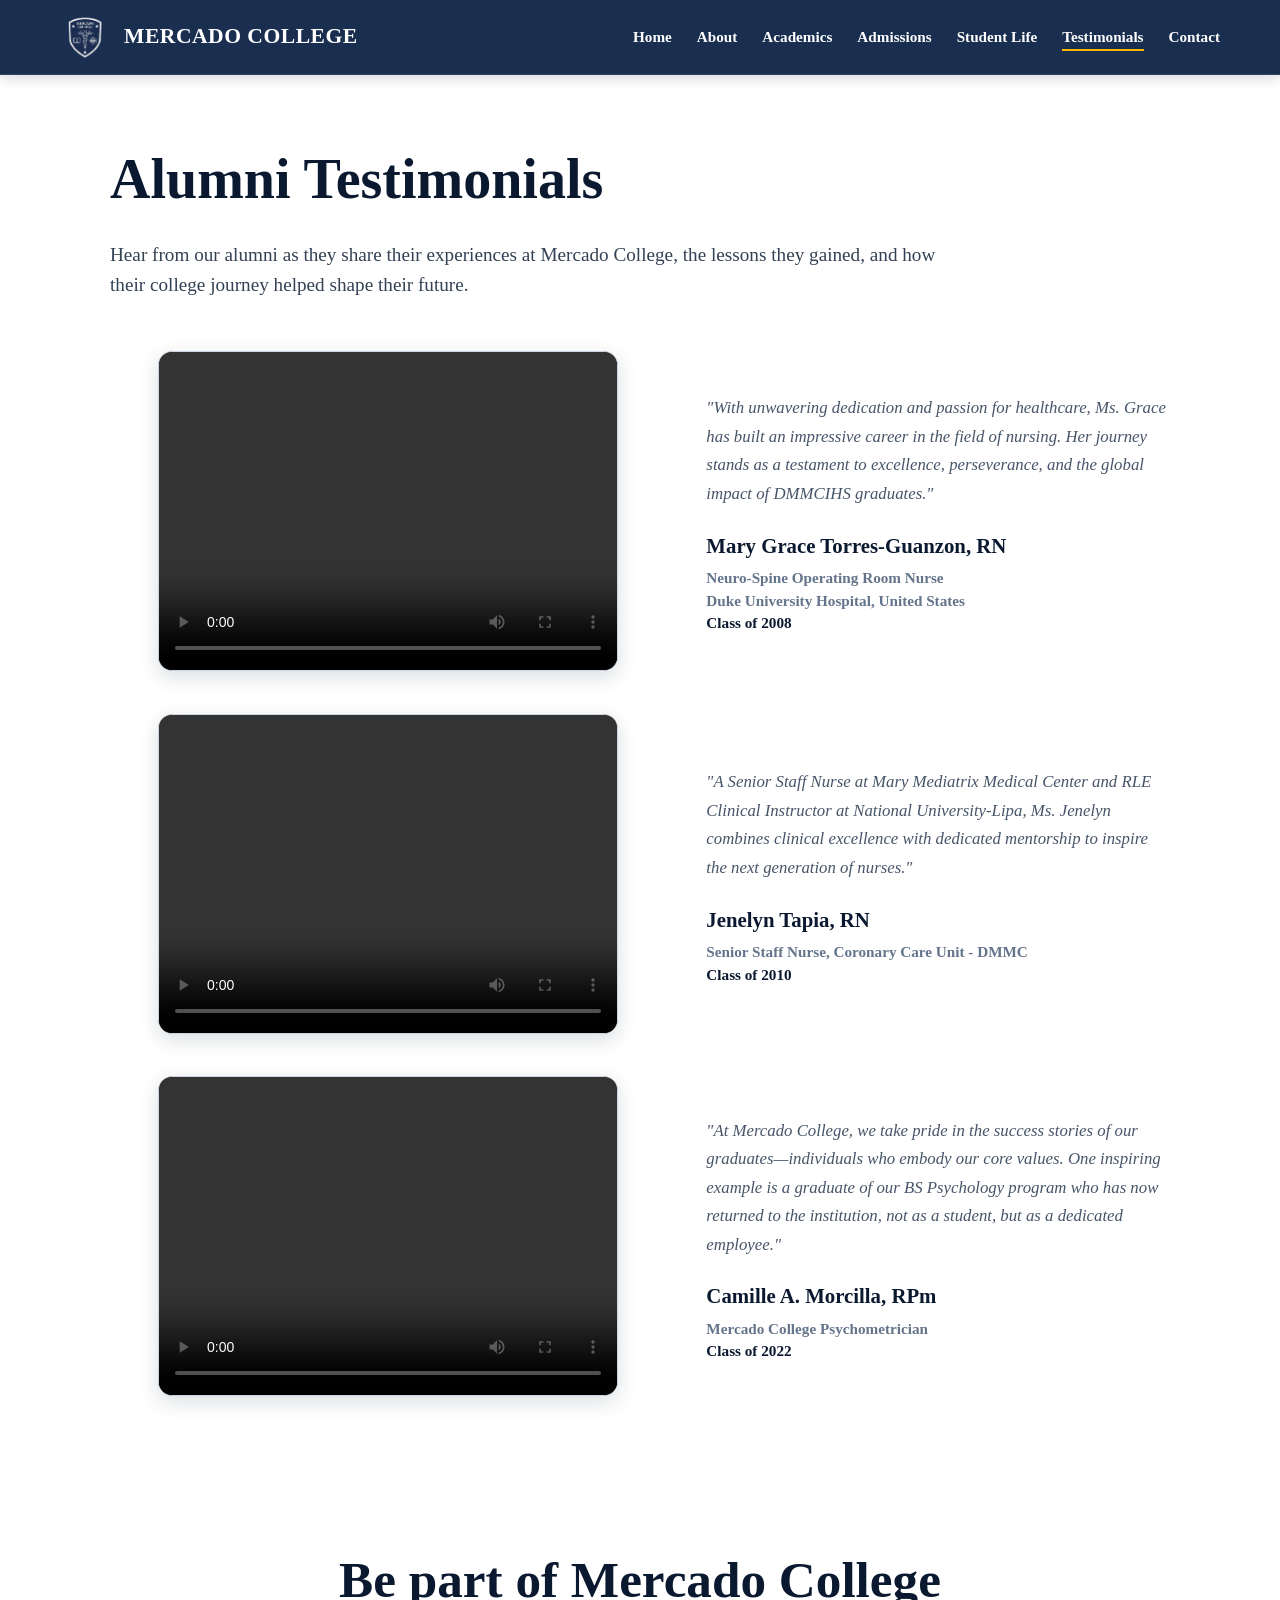
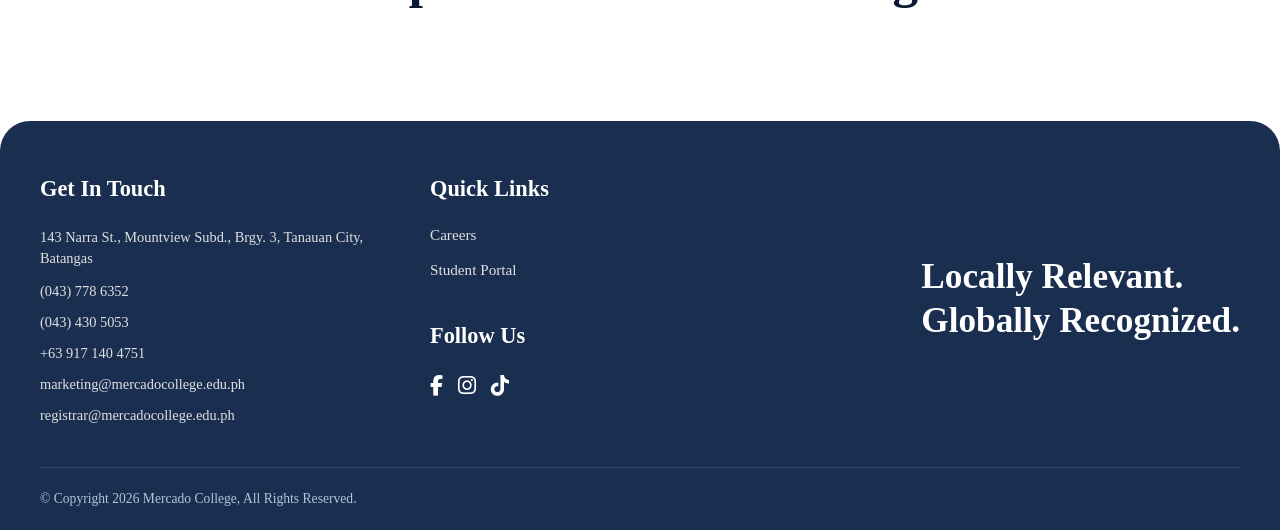
<file: testimonials.html>
<!DOCTYPE html>
<html lang="en">
<head>
  <meta charset="UTF-8">
  <meta name="viewport" content="width=device-width, initial-scale=1.0">
  <title>Testimonials - Mercado College</title>
  
  <!-- FontAwesome Icons -->
  <link href="https://cdnjs.cloudflare.com/ajax/libs/font-awesome/6.4.0/css/all.min.css" rel="stylesheet">
  
  <!-- Main Stylesheet -->
  <link rel="stylesheet" href="css/style.css">

  <style>
    /* Custom Styling para sa Alumni Testimonial Cards */
    .testimonial-card {
      display: flex;
      gap: 40px;
      align-items: flex-start;
      margin-bottom: 60px;
    }

    .testimonial-img-container {
      flex: 0 0 280px;
      border-radius: 20px;
      overflow: hidden;
      box-shadow: 0 10px 25px rgba(0, 0, 0, 0.1);
    }

    .testimonial-img-container img {
      width: 100%;
      height: 340px;
      object-fit: cover;
      display: block;
    }

    .testimonial-content {
      flex: 1;
      font-family: 'Source Serif Pro', Georgia, serif;
    }

    .testimonial-text {
      color: #334155;
      font-size: 1.1rem;
      line-height: 1.7;
      margin-bottom: 25px;
    }

    .testimonial-author {
      color: #0A192F;
      font-size: 1.2rem;
      font-weight: 700;
      margin: 0 0 4px 0;
    }

    .testimonial-details {
      color: #475569;
      font-size: 1rem;
      margin: 0 0 20px 0;
      line-height: 1.4;
    }

    .read-more-link {
      color: #0A192F;
      font-weight: 800;
      font-style: italic;
      text-decoration: none;
      font-size: 1.05rem;
      float: right;
      transition: color 0.3s ease;
    }

    .read-more-link:hover {
      color: #1A2F50;
      text-decoration: underline;
    }

    /* Responsive adjustment para sa mobile screens */
    @media (max-width: 768px) {
      .testimonial-card {
        flex-direction: column;
        gap: 20px;
      }
      .testimonial-img-container {
        width: 100%;
        flex: none;
      }
      .testimonial-img-container img {
        height: auto;
        max-height: 380px;
      }
      
    }
  </style>
</head>
<body>

  <!-- Header / Navigation Section -->
  <header>
    <div class="nav-container">
      <a href="index.html" class="logo-container">
        <img src="assets/logoto.png" alt="Mercado College Logo" class="site-logo" style="height: 50px; width: auto;">
        <div class="logo-text">
          <h1>Mercado College</h1>
        </div>
      </a>
      <ul class="nav-links">
        <li><a href="index.html">Home</a></li>
        <li><a href="about.html">About</a></li>
        <li><a href="academics.html">Academics</a></li>
        <li><a href="admissions.html">Admissions</a></li>
        <li><a href="student-life.html">Student Life</a></li>
        <li><a href="testimonials.html" class="active">Testimonials</a></li>
        <li><a href="contact.html">Contact</a></li>
      </ul>
    </div>
  </header>

  <!-- TITLE SECTION -->
  <section style="max-width: 1100px; margin: 0 auto; padding: 60px 20px 30px; text-align: left;">
    <h1 style="color: #0A192F; font-size: 3.5rem; font-weight: 800; font-family: 'Source Serif Pro', Georgia, serif; margin: 0 0 15px 0;">
      Alumni Testimonials
    </h1>
    <p style="color: #334155; font-size: 1.2rem; max-width: 850px; margin: 0; line-height: 1.6; font-family: 'Source Serif Pro', Georgia, serif;">
      Hear from our alumni as they share their experiences at Mercado College, the lessons they gained, and how their college journey helped shape their future.
    </p>
  </section>

  <!-- TESTIMONIALS LIST SECTION -->
  <section style="max-width: 1100px; margin: 0 auto; padding: 20px 20px 60px;">

    <!-- Testimonial Item 1: Piattos (Mary Grace Torres-Guanzon) - Class of 2008 -->
    <div class="life-card-outer" style="max-width: 1100px; margin: 0 auto 35px auto;">
      <div class="life-grid-2" style="display: grid; grid-template-columns: 1.2fr 1fr; gap: 40px; align-items: center;">
        
<div style="width: 100%; text-align: center;">
  <video controls style="display: inline-block; width: 460px; max-width: 100%; height: 320px; border-radius: 14px; box-shadow: 0 6px 20px rgba(10, 25, 47, 0.15); border: 1px solid #CBD5E1; object-fit: contain; background: #000;" preload="metadata">
    <source src="assets/piattos.mp4" type="video/mp4">
    Ang iyong browser ay hindi sumusuporta sa video tag.
  </video>
</div>

        <!-- Testimonial Content -->
        <div>
          <p style="color: #475569; font-size: 1.05rem; line-height: 1.7; font-family: 'Source Serif Pro', Georgia, serif; margin-bottom: 20px; font-style: italic;">
            "With unwavering dedication and passion for healthcare, Ms. Grace has built an impressive career in the field of nursing.
Her journey stands as a testament to excellence, perseverance, and the global impact of DMMCIHS graduates."
          </p>
          
          <h3 style="color: #0A192F; font-size: 1.3rem; font-weight: 800; margin: 0 0 5px 0; font-family: 'Source Serif Pro', Georgia, serif;">Mary Grace Torres-Guanzon, RN</h3>
          <p style="color: #64748B; font-size: 0.95rem; margin: 0; font-weight: 600; font-family: 'Source Serif Pro', Georgia, serif; line-height: 1.5;">
            Neuro-Spine Operating Room Nurse<br>
            Duke University Hospital, United States<br>
            <span style="color: #0A192F; font-weight: 700;">Class of 2008</span>
          </p>
        </div>

      </div>
    </div>


    <!-- Testimonial Item 2: Tapia (Jenelyn Tapia) - Class of 2010 -->
    <div class="life-card-outer" style="max-width: 1100px; margin: 0 auto 35px auto;">
      <div class="life-grid-2" style="display: grid; grid-template-columns: 1.2fr 1fr; gap: 40px; align-items: center;">
        
<!-- Item 2: TAPIA.mp4 -->
<div style="width: 100%; text-align: center;">
  <video controls style="display: inline-block; width: 460px; max-width: 100%; height: 320px; border-radius: 14px; box-shadow: 0 6px 20px rgba(10, 25, 47, 0.15); border: 1px solid #CBD5E1; object-fit: contain; background: #000;" preload="metadata">
    <source src="assets/tapia.mp4" type="video/mp4">
    Ang iyong browser ay hindi sumusuporta sa video tag.
  </video>
</div>

        <!-- Testimonial Content -->
        <div>
          <p style="color: #475569; font-size: 1.05rem; line-height: 1.7; font-family: 'Source Serif Pro', Georgia, serif; margin-bottom: 20px; font-style: italic;">
            "A Senior Staff Nurse at Mary Mediatrix Medical Center and RLE Clinical Instructor at National University-Lipa, Ms. Jenelyn combines clinical excellence with dedicated mentorship to inspire the next generation of nurses."
          </p>
          
          <h3 style="color: #0A192F; font-size: 1.3rem; font-weight: 800; margin: 0 0 5px 0; font-family: 'Source Serif Pro', Georgia, serif;">Jenelyn Tapia, RN</h3>
          <p style="color: #64748B; font-size: 0.95rem; margin: 0; font-weight: 600; font-family: 'Source Serif Pro', Georgia, serif; line-height: 1.5;">
            Senior Staff Nurse, Coronary Care Unit - DMMC<br>
            <span style="color: #0A192F; font-weight: 700;">Class of 2010</span>
          </p>
        </div>

      </div>
    </div>


<!-- Testimonial Item 3: Ms. Camille - Class of 2022 -->
<div class="life-card-outer" style="max-width: 1100px; margin: 0 auto 35px auto;">
  <div class="life-grid-2" style="display: grid; grid-template-columns: 1.2fr 1fr; gap: 40px; align-items: center;">
    
<!-- Item 3: MS. CAMILLE.mp4 -->
<div style="width: 100%; text-align: center;">
  <video controls style="display: inline-block; width: 460px; max-width: 100%; height: 320px; border-radius: 14px; box-shadow: 0 6px 20px rgba(10, 25, 47, 0.15); border: 1px solid #CBD5E1; object-fit: contain; background: #000;" preload="metadata">
    <source src="assets/camille.mp4" type="video/mp4">
    Ang iyong browser ay hindi sumusuporta sa video tag.
  </video>
</div>

        <!-- Testimonial Content -->
        <div>
          <p style="color: #475569; font-size: 1.05rem; line-height: 1.7; font-family: 'Source Serif Pro', Georgia, serif; margin-bottom: 20px; font-style: italic;">
            "At Mercado College, we take pride in the success stories of our graduates—individuals who embody our core values. One inspiring example is a graduate of our BS Psychology program who has now returned to the institution, not as a student, but as a dedicated employee."
          </p>
          
          <h3 style="color: #0A192F; font-size: 1.3rem; font-weight: 800; margin: 0 0 5px 0; font-family: 'Source Serif Pro', Georgia, serif;">Camille A. Morcilla, RPm</h3>
          <p style="color: #64748B; font-size: 0.95rem; margin: 0; font-weight: 600; font-family: 'Source Serif Pro', Georgia, serif; line-height: 1.5;">
            Mercado College Psychometrician<br>
            <span style="color: #0A192F; font-weight: 700;">Class of 2022</span>
          </p>
        </div>

      </div>
    </div>

  </section>

  <!-- CALL TO ACTION BANNER -->
  <section style="text-align: center; padding: 40px 20px 80px;">
    <h2 style="color: #0A192F; font-size: 3.2rem; font-weight: 800; font-family: 'Source Serif Pro', Georgia, serif; margin: 0;">
      Be part of Mercado College
    </h2>
  </section>

  <!-- Standardized Footer -->
  <footer style="background-color: #1A2F50; color: #ffffff; padding: 50px 40px 20px; font-family: 'Source Serif Pro', Georgia, serif; border-top-left-radius: 30px; border-top-right-radius: 30px; margin-top: 20px;">
    <div style="max-width: 1200px; margin: 0 auto; display: flex; flex-wrap: wrap; justify-content: space-between; gap: 40px; padding-bottom: 40px; text-align: left;">
      
      <!-- Column 1: Get In Touch -->
      <div style="flex: 1; min-width: 250px;">
        <h3 style="font-size: 1.4rem; font-weight: 700; margin-bottom: 20px; text-align: left;">Get In Touch</h3>
        <p style="font-size: 0.9rem; margin-bottom: 10px; line-height: 1.5; color: #E0E0E0;">143 Narra St., Mountview Subd., Brgy. 3, Tanauan City, Batangas</p>
        <p style="font-size: 0.9rem; margin-bottom: 8px; color: #E0E0E0;">(043) 778 6352</p>
        <p style="font-size: 0.9rem; margin-bottom: 8px; color: #E0E0E0;">(043) 430 5053</p>
        <p style="font-size: 0.9rem; margin-bottom: 8px; color: #E0E0E0;">+63 917 140 4751</p>
        <p style="font-size: 0.9rem; margin-bottom: 8px; color: #E0E0E0;">marketing@mercadocollege.edu.ph</p>
        <p style="font-size: 0.9rem; margin-bottom: 0; color: #E0E0E0;">registrar@mercadocollege.edu.ph</p>
      </div>

      <!-- Column 2: Quick Links & Socials -->
      <div style="flex: 1; min-width: 200px; display: flex; flex-direction: column; align-items: flex-start;">
        <h3 style="font-size: 1.4rem; font-weight: 700; margin-bottom: 15px; margin-top: 0; text-align: left;">Quick Links</h3>
        <ul style="list-style: none; padding: 0; margin: 0 0 25px 0; text-align: left;">
          <li style="margin-bottom: 10px;"><a href="#" style="color: #E0E0E0; text-decoration: none; font-size: 0.95rem;">Careers</a></li>
          <li style="margin-bottom: 10px;"><a href="#" style="color: #E0E0E0; text-decoration: none; font-size: 0.95rem;">Student Portal</a></li>
        </ul>

        <h3 style="font-size: 1.4rem; font-weight: 700; margin-bottom: 15px; margin-top: 0; text-align: left;">Follow Us</h3>
        <div style="display: flex; gap: 15px; font-size: 1.3rem; justify-content: flex-start; align-items: center;">
          <a href="https://www.facebook.com/dmmc.ihs" target="_blank" rel="noopener noreferrer" style="color: #ffffff; text-decoration: none;"><i class="fa-brands fa-facebook-f"></i></a>
          <a href="#" style="color: #ffffff; text-decoration: none;"><i class="fa-brands fa-instagram"></i></a>
          <a href="https://www.tiktok.com/@mercadocollege" target="_blank" rel="noopener noreferrer" style="color: #ffffff; text-decoration: none;"><i class="fa-brands fa-tiktok"></i></a>
        </div>
      </div>

     <!-- Column 3: Tagline (Naka-align sa Kaliwa ang Text para Pantay ang 'Locally' at 'Globally') -->
<div style="flex: 1.2; min-width: 280px; display: flex; align-items: center; justify-content: flex-end;">
  <h2 style="font-size: 2.2rem; font-weight: 800; font-family: 'Source Serif Pro', Georgia, serif; line-height: 1.25; margin: 0; text-align: left; color: #ffffff;">
    Locally Relevant.<br>
    Globally Recognized.
  </h2>
</div>

    </div>

    <div style="max-width: 1200px; margin: 0 auto; text-align: left; padding-top: 20px; border-top: 1px solid rgba(255, 255, 255, 0.1); font-size: 0.85rem; color: #B0C4DE;">
      © Copyright 2026 Mercado College, All Rights Reserved.
    </div>
  </footer>
  <script>
  document.addEventListener("DOMContentLoaded", function () {
    const btn = document.getElementById("backToTopBtn");

    if (btn) {
      window.addEventListener("scroll", function () {
        const scrollTop = window.pageYOffset || document.documentElement.scrollTop || document.body.scrollTop || 0;
        
        if (scrollTop > 200) {
          btn.style.setProperty("display", "flex", "important");
        } else {
          btn.style.setProperty("display", "none", "important");
        }
      });

      btn.addEventListener("click", function (e) {
        e.preventDefault();
        window.scrollTo({ top: 0, behavior: "smooth" });
        document.body.scrollTop = 0;
        document.documentElement.scrollTop = 0;
      });
    }
  });
</script>
<!-- Back to Top Button -->
<button id="backToTopBtn" 
        aria-label="Back to top" 
        title="Bumalik sa taas"
        style="display: none; position: fixed !important; bottom: 30px !important; right: 30px !important; z-index: 99999 !important; width: 50px !important; height: 50px !important; background-color: #FFB800 !important; color: #1A2F50 !important; border: none !important; border-radius: 50% !important; font-size: 22px !important; font-weight: bold !important; cursor: pointer !important; align-items: center !important; justify-content: center !important; box-shadow: 0 4px 12px rgba(0,0,0,0.3) !important;">
  ▲
</button>
</body>
</html>
</file>
<file: css/style.css>
/* ==========================================================================
   1. RESET & BASE STYLES
   ========================================================================== */
* {
  margin: 0;
  padding: 0;
  box-sizing: border-box;
}

:root {
  --dark-blue: #1A2F50;      /* Primary Navy Blue */
  --primary-blue: #0F2537;   /* Darker Navy Accent */
  --accent-blue: #1E3A8A;    /* Solid Accent Blue */
  --card-bg: #F0F4F8;        /* Soft Cool Gray-White */
  --text-dark: #0A192F;
  --text-muted: #475569;
  --white: #FFFFFF;
}

body {
  background-color: var(--white);
  color: var(--text-dark);
  font-family: 'Source Serif Pro', Georgia, serif;
  line-height: 1.6;
}

/* ==========================================================================
   2. TOP UTILITY BAR
   ========================================================================== */
.top-bar {
  background-color: var(--dark-blue) !important;
  color: var(--white) !important;
  padding: 6px 5% !important;
  display: flex !important;
  justify-content: space-between !important;
  align-items: center !important;
  font-size: 0.82rem !important;
  border-bottom: 1px solid rgba(255, 255, 255, 0.1);
}

.top-bar .contact-info {
  display: flex;
  align-items: center;
  gap: 15px;
}

.top-bar .contact-info span {
  display: inline-flex;
  align-items: center;
  gap: 6px;
}

.top-bar a {
  color: var(--white) !important;
  text-decoration: none !important;
  display: inline-flex;
  align-items: center;
  gap: 6px;
}

/* ==========================================================================
   3. MAIN NAVIGATION HEADER BAR (DARK BLUE THEME)
   ========================================================================== */
header {
  background-color: var(--dark-blue) !important;
  box-shadow: 0 4px 12px rgba(10, 25, 47, 0.15) !important;
  position: sticky !important;
  top: 0 !important;
  z-index: 1000 !important;
  padding: 12px 0 !important;
  border-bottom: 1px solid rgba(255, 255, 255, 0.1) !important;
}

.nav-container {
  display: flex !important;
  justify-content: space-between !important;
  align-items: center !important;
  max-width: 1200px !important;
  margin: 0 auto !important;
  padding: 0 20px !important;
}

.logo-container {
  display: flex !important;
  align-items: center !important;
  gap: 14px !important;
  text-decoration: none !important;
}

.logo-sticker-effect,
.site-logo,
.logo-container img {
  height: 50px !important;
  width: auto !important;
  object-fit: contain !important;
  display: block !important;
}

.logo-text h1 {
  font-size: 1.35rem !important;
  color: #ffffff !important;
  font-weight: 800 !important;
  letter-spacing: 0.5px !important;
  text-transform: uppercase !important;
  margin: 0 !important;
  line-height: 1.1 !important;
  font-family: 'Source Serif Pro', Georgia, serif !important;
}

.logo-text p {
  font-size: 0.65rem !important;
  color: #B0C4DE !important;
  letter-spacing: 2px !important;
  text-transform: uppercase !important;
  margin: 0 !important;
  font-family: 'Source Serif Pro', Georgia, serif !important;
  font-weight: 700 !important;
}

/* NAVIGATION LINKS & GOLD HOVER STATES */
.nav-links {
  display: flex !important;
  list-style: none !important;
  gap: 25px !important;
  margin: 0 !important;
  padding: 0 !important;
  align-items: center !important;
}

.nav-links a {
  text-decoration: none !important;
  color: #ffffff !important;
  font-weight: 600 !important;
  font-size: 0.95rem !important;
  font-family: 'Source Serif Pro', Georgia, serif !important;
  padding-bottom: 4px !important;
  background: transparent !important;
  background-color: transparent !important;
  transition: color 0.2s ease !important;
  position: relative !important;
}

.nav-links a:hover,
.nav-links a:focus,
.nav-links a:active,
.nav-links a:visited:hover {
  color: #FFB800 !important;
  background: transparent !important;
  background-color: transparent !important;
}

.nav-links a:visited {
  color: #ffffff !important;
}

.nav-links a.active {
  font-weight: 700 !important;
  color: #ffffff !important;
  border-bottom: 2px solid #FFB800 !important;
  padding-bottom: 4px !important;
}

/* ==========================================================================
   4. HERO BANNER & SHARED SECTION STYLES
   ========================================================================== */
.hero-banner {
  position: relative;
  width: 100%;
  height: calc(100vh - 80px) !important;
  min-height: 480px;
  overflow: hidden;
  background-color: var(--dark-blue);
}

.hero-video {
  width: 100%;
  height: 100%;
  object-fit: cover !important;
  object-position: center 62% !important;
  opacity: 0.9;
}

.hero-overlay {
  position: absolute;
  top: 0;
  left: 0;
  width: 100%;
  height: 100%;
  background: linear-gradient(to right, rgba(10, 25, 47, 0.85), rgba(10, 25, 47, 0.4));
  display: flex;
  align-items: center;
  padding: 0 8%;
}

.hero-content {
  color: var(--white);
  max-width: 650px;
}

.hero-content h2 {
  font-size: 3rem;
  font-weight: 800;
  line-height: 1.2;
  margin-bottom: 15px;
  text-shadow: 0 2px 4px rgba(0,0,0,0.4);
}

.hero-content p {
  font-size: 1.2rem;
  margin-bottom: 25px;
  opacity: 0.9;
}

.btn-primary {
  display: inline-block;
  padding: 12px 30px;
  background-color: var(--text-dark);
  color: var(--white);
  text-decoration: none;
  font-weight: 700;
  border-radius: 4px;
  border: 2px solid var(--white);
  transition: all 0.3s ease;
}

.btn-primary:hover {
  background-color: var(--white);
  color: var(--text-dark);
}

section {
  padding: 70px 8%;
  max-width: 1400px;
  margin: 0 auto;
}

.section-title {
  text-align: center;
  margin-bottom: 45px;
}

.section-title h2 {
  font-size: 2.2rem;
  color: var(--text-dark);
  text-transform: uppercase;
  font-weight: 800;
  position: relative;
  display: inline-block;
}

.section-title h2::after {
  content: '';
  display: block;
  width: 60px;
  height: 4px;
  background-color: var(--text-dark);
  margin: 10px auto 0;
  border-radius: 2px;
}

.page-title-section {
  text-align: center;
  padding: 50px 20px 20px;
}

.page-title-section h1 {
  color: #0A192F;
  font-size: 3rem;
  font-weight: 800;
  font-family: 'Source Serif Pro', Georgia, serif !important;
  margin: 0;
}

/* ==========================================================================
   5. CARDS, EVENTS & PARTNERS LAYOUTS
   ========================================================================== */
.about-grid {
  display: grid;
  grid-template-columns: 1fr 1fr;
  gap: 40px;
  align-items: center;
}

.about-text p {
  margin-bottom: 15px;
  color: var(--text-muted);
}

.about-cards {
  display: grid;
  grid-template-columns: 1fr 1fr;
  gap: 20px;
}

.info-card {
  background: var(--card-bg);
  padding: 25px;
  border-radius: 8px;
  border-left: 5px solid var(--text-dark);
}

.info-card h4 {
  color: var(--text-dark);
  font-size: 1.1rem;
  margin-bottom: 8px;
}

.event-card {
  transition: transform 0.3s ease, box-shadow 0.3s ease !important;
}

.event-card:hover {
  transform: translateY(-8px) !important;
  box-shadow: 0 15px 35px rgba(10, 25, 47, 0.2) !important;
}

.event-card:hover .event-img-box img {
  opacity: 0.6 !important;
  transform: scale(1.06) !important;
}

.event-img-box {
  background-color: var(--dark-blue) !important;
}

.hover-img {
  transition: opacity 0.4s ease, transform 0.4s ease !important;
}

.hover-img:hover {
  opacity: 0.6 !important;
  transform: scale(1.05) !important;
  cursor: pointer;
}

/* Partners Styles */
.partners-grid-container {
  display: grid;
  grid-template-columns: repeat(4, 1fr);
  gap: 40px;
  align-items: center;
  justify-items: center;
}

.partner-item {
  width: 100%;
  display: flex;
  justify-content: center;
  align-items: center;
}

.partner-item.partner-wide {
  grid-column: span 2;
}

.partner-item img {
  max-width: 160px;
  max-height: 110px;
  width: auto;
  height: auto;
  object-fit: contain;
  transition: transform 0.3s ease, opacity 0.3s ease;
  cursor: pointer;
}

.partner-item img:hover {
  transform: scale(1.08);
  opacity: 0.85;
}

/* Faculty Section Buttons */
.faculty-btn {
  display: block;
  width: 100%;
  padding: 16px 20px;
  text-align: center;
  text-decoration: none;
  font-family: 'Source Serif Pro', Georgia, serif !important;
  font-weight: 700;
  font-size: 1.1rem;
  border-radius: 30px;
  transition: all 0.3s ease;
  box-shadow: 0 4px 10px rgba(0, 0, 0, 0.08);
  box-sizing: border-box;
  cursor: pointer;
}

.faculty-btn.active {
  background-color: var(--dark-blue);
  color: #FFB800;
  border: 2px solid var(--dark-blue);
}

.faculty-btn.outline {
  background-color: var(--white);
  color: #0B192C;
  border: 2px solid #E2E8F0;
}

.faculty-btn:hover {
  transform: translateY(-3px);
  box-shadow: 0 8px 20px rgba(0, 0, 0, 0.15);
}

.faculty-btn.outline:hover {
  background-color: var(--dark-blue);
  color: var(--white);
  border-color: var(--dark-blue);
}

.faculty-btn.active:hover {
  background-color: #14243E;
  color: #FFC72C;
}

.programs-container {
  display: flex;
  justify-content: center;
  align-items: flex-end;
  gap: 35px;
  max-width: 1150px;
  margin: 10px auto 60px;
  padding: 0 20px;
  flex-wrap: wrap;
}

/* Smooth Fade-in effect para sa mga larawan */
.event-card img {
  opacity: 0;
  transition: opacity 0.5s ease-in-out, transform 0.3s ease;
}

.event-card img.loaded {
  opacity: 1;
}

/* ==========================================================================
   6. ADMISSIONS PAGE STYLES
   ========================================================================== */
.admissions-hero {
  padding: 30px 0;
  background-color: #ffffff;
}

.admission-banner-img {
  max-width: 100%;
  height: auto;
  border-radius: 8px;
  box-shadow: 0 4px 15px rgba(0,0,0,0.1);
}

.policies-section {
  padding: 40px 0;
}

.policy-card {
  position: relative;
  border: 2px solid #1a2b4c;
  border-radius: 35px;
  padding: 40px;
  margin: 20px auto;
  max-width: 900px;
  background-color: #ffffff;
}

.policy-title {
  position: absolute;
  top: -24px;
  left: 50px;
  background: #ffffff;
  padding: 0 15px;
  color: #1a2b4c;
  font-size: 2.2rem;
  font-weight: 700;
  font-family: 'Source Serif Pro', Georgia, serif !important;
}

.policy-content p {
  color: #333333;
  font-size: 1.05rem;
  line-height: 1.7;
  margin-bottom: 15px;
}

.requirements-section {
  padding: 40px 0 60px 0;
}

.section-heading {
  color: #1a2b4c;
  font-size: 2.8rem;
  font-family: 'Source Serif Pro', Georgia, serif !important;
  margin-bottom: 35px;
}

.req-buttons-grid {
  display: flex;
  flex-wrap: wrap;
  justify-content: center;
  gap: 20px;
  max-width: 950px;
  margin: 0 auto;
}

.req-pill {
  background: #ffffff;
  border: 1px solid #d0d0d0;
  box-shadow: 0 4px 10px rgba(0,0,0,0.08);
  border-radius: 50px;
  padding: 14px 35px;
  font-size: 1.1rem;
  font-weight: 700;
  color: #1a2b4c;
  cursor: pointer;
  transition: all 0.3s ease;
}

.req-pill:hover {
  background-color: #1a2b4c;
  color: #ffffff;
  transform: translateY(-2px);
  box-shadow: 0 6px 15px rgba(0,0,0,0.15);
}

/* ==========================================================================
   7. FOOTER
   ========================================================================== */
footer, .footer {
  background-color: var(--dark-blue);
  color: var(--white);
  padding: 50px 40px 20px;
  font-family: 'Source Serif Pro', Georgia, serif !important;
  border-top-left-radius: 30px;
  border-top-right-radius: 30px;
  margin-top: 40px;
  text-align: left;
}

.footer-content {
  display: flex;
  justify-content: space-between;
  flex-wrap: wrap;
  gap: 30px;
  max-width: 1200px;
  margin: 0 auto;
}

.footer-col h3 {
  font-size: 1.3rem;
  margin-bottom: 15px;
}

.footer-col p, .footer-links a {
  color: #d1d5db;
  font-size: 0.95rem;
  line-height: 1.6;
  text-decoration: none;
}

.footer-links {
  list-style: none;
  padding: 0;
}

.social-icons a {
  color: #ffffff;
  font-size: 1.3rem;
  margin-right: 15px;
}

.tagline-col .tagline {
  font-size: 2.2rem;
  font-weight: 700;
  line-height: 1.2;
}

.footer-bottom {
  max-width: 1200px;
  margin: 30px auto 0;
  padding-top: 15px;
  border-top: 1px solid rgba(255,255,255,0.1);
  font-size: 0.85rem;
  text-align: left;
}

/* ==========================================================================
   8. GLOBAL PERFORMANCE & SMOOTH SCROLL OPTIMIZATIONS
   ========================================================================== */
html {
  scroll-behavior: smooth;
  -webkit-text-size-adjust: 100%;
}

*, *::before, *::after {
  -webkit-backface-visibility: hidden;
  backface-visibility: hidden;
  -webkit-tap-highlight-color: transparent;
}

body {
  overflow-x: hidden;
  -webkit-overflow-scrolling: touch;
  -webkit-font-smoothing: antialiased;
  -moz-osx-font-smoothing: grayscale;
  text-rendering: optimizeSpeed;
}

html body *:not(.fa):not([class*="fa-"]):not(.fab):not(.fas):not(.far) {
  font-family: 'Source Serif Pro', Georgia, serif !important;
}

a, button, .info-box, .contact-card-outer, .testimonial-card, .life-card-outer {
  transition: all 0.3s cubic-bezier(0.25, 0.8, 0.25, 1) !important;
}

header,
footer,
main,
section,
.card,
.event-card,
.news-card,
.contact-card-outer,
.info-box,
.carousel,
.slider,
button,
.submit-btn,
.directions-btn,
iframe,
img {
  will-change: transform;
  transform: translate3d(0, 0, 0);
  contain: content;
}

.card, 
.event-card, 
.contact-card-outer, 
.info-box {
  box-shadow: 0 4px 16px rgba(10, 25, 47, 0.08) !important;
}

img {
  content-visibility: auto;
  image-rendering: -webkit-optimize-contrast;
  max-width: 100%;
  height: auto;
}

.logo-sticker-effect {
  border: none;
  box-shadow: none;
  filter: none;
}

/* ==========================================================================
   10. CLEAN DESKTOP NAVIGATION STYLES (Ilagay sa labas ng media query)
   ========================================================================== */
.main-header {
  background-color: #1A2F50 !important;
  padding: 12px 0;
  box-shadow: 0 4px 12px rgba(0,0,0,0.15);
  position: sticky;
  top: 0;
  z-index: 1000;
}

.main-header .nav-container {
  max-width: 1200px;
  margin: 0 auto;
  padding: 0 20px;
  display: flex;
  justify-content: space-between;
  align-items: center;
  box-sizing: border-box;
}

.main-header .logo-container {
  display: flex;
  align-items: center;
  gap: 14px;
  text-decoration: none;
}

.main-header .logo-text {
  display: flex;
  flex-direction: column;
}

.main-header .logo-text h1 {
  color: #ffffff !important;
  font-size: 1.35rem;
  font-weight: 800;
  margin: 0;
  letter-spacing: 0.5px;
  text-transform: uppercase;
  font-family: 'Source Serif Pro', Georgia, serif !important;
}

.main-header .logo-text p {
  color: #B0C4DE !important;
  font-size: 0.65rem;
  font-weight: 700;
  margin: 0;
  letter-spacing: 2px;
  text-transform: uppercase;
  font-family: 'Source Serif Pro', Georgia, serif !important;
}

.main-header .nav-links {
  display: flex;
  gap: 25px;
  list-style: none;
  margin: 0;
  padding: 0;
  align-items: center;
}

.main-header .nav-links a {
  text-decoration: none;
  color: #ffffff;
  font-weight: 600;
  font-size: 0.95rem;
}

.main-header .nav-links a.active {
  border-bottom: 2px solid #FFB800;
  padding-bottom: 4px;
}


/* ==========================================================================
   9. ADVANCED MOBILE RESPONSIVE MEDIA QUERY (Max-width: 768px)
   ========================================================================== */
@media (max-width: 768px) {
  
  html, body {
    overflow-x: hidden !important;
    width: 100% !important;
    margin: 0 !important;
    padding: 0 !important;
    box-sizing: border-box !important;
  }

  /* Header & Navigation Stack Fix para sa Mobile */
  header, .main-header, .nav-container {
    display: flex !important;
    flex-direction: column !important;
    align-items: center !important;
    text-align: center !important;
    width: 100% !important;
    padding: 10px !important;
    box-sizing: border-box !important;
  }

  .main-header .logo-container {
    justify-content: center !important;
    flex-direction: column !important;
    gap: 8px !important;
  }

  .main-header .logo-text {
    align-items: center !important;
    text-align: center !important;
  }

  .nav-links, .main-header .nav-links {
    display: flex !important;
    flex-wrap: wrap !important;
    justify-content: center !important;
    gap: 8px 14px !important;
    padding: 10px 0 0 0 !important;
    margin: 0 !important;
    width: 100% !important;
  }

  .nav-links li {
    margin: 0 !important;
  }

  .nav-links li a, .main-header .nav-links a {
    font-size: 0.85rem !important;
  }

  /* Grids at Flex Containers to Single Column */
  .about-grid, 
  .contact-grid, 
  .map-grid,
  .form-grid-2,
  .life-grid-2,
  .vision-mission-container,
  .about-cards,
  .news-grid,
  div[style*="display: grid"],
  div[style*="display: flex"] {
    display: flex !important;
    flex-direction: column !important;
    grid-template-columns: 100% !important;
    width: 100% !important;
    max-width: 100% !important;
    box-sizing: border-box !important;
    gap: 20px !important;
    margin-left: 0 !important;
    margin-right: 0 !important;
  }

  .partners-grid, .partners-grid-container {
    grid-template-columns: repeat(2, 1fr) !important;
    gap: 20px !important;
  }

  .partner-item.partner-wide {
    grid-column: span 1 !important;
  }

  /* Cards at Containers */
  .contact-card-outer,
  .testimonial-card,
  .life-card-outer,
  .policy-card {
    padding: 20px 15px !important;
    border-radius: 20px !important;
    margin-bottom: 20px !important;
    width: 100% !important;
    box-sizing: border-box !important;
  }

  .policy-title {
    position: static !important;
    background: transparent !important;
    font-size: 1.6rem !important;
    margin-bottom: 10px !important;
    padding: 0 !important;
  }

  .info-box {
    width: 100% !important;
    box-sizing: border-box !important;
    padding: 15px !important;
  }

  .info-box-text, 
  .info-box-text a, 
  p, 
  span {
    white-space: normal !important;
    word-break: break-word !important;
    overflow-wrap: break-word !important;
  }

  /* Images, Videos, Iframes */
  img, video, iframe {
    max-width: 100% !important;
    width: 100% !important;
    height: auto !important;
  }

  .map-frame-wrapper {
    width: 100% !important;
    height: 250px !important;
  }

  /* Font Adjustments */
  h1 {
    font-size: 1.8rem !important;
  }

  h2 {
    font-size: 1.4rem !important;
  }

  .hero-content h2 {
    font-size: 1.8rem !important;
  }

  .page-title-section h1 {
    font-size: 2.2rem !important;
  }

  section {
    padding: 40px 15px !important;
    box-sizing: border-box !important;
  }

  /* Footer Mobile Alignment */
  footer, .footer {
    padding: 30px 20px 20px !important;
    text-align: center !important;
    border-top-left-radius: 20px !important;
    border-top-right-radius: 20px !important;
  }

  .footer-content {
    display: flex !important;
    flex-direction: column !important;
    align-items: center !important;
    text-align: center !important;
    gap: 30px !important;
  }

  .footer-col, .tagline-col {
    text-align: center !important;
    align-items: center !important;
  }

  .tagline-col .tagline {
    font-size: 1.6rem !important;
    text-align: center !important;
  }

  .footer-bottom {
    text-align: center !important;
  }
  /* Pang-desktop na disenyo */
.hero-banner {
  height: calc(100vh - 80px);
}
.event-img-box {
  height: 320px;
}
/* Pang-mobile na disenyo (Kusang i-a-apply kapag cellphone ang ginamit) */
/* ==========================================================
   SABAY NA PAG-AYOS NG HERO BANNER AT EVENT IMAGES SA MOBILE
   ========================================================== */
@media (max-width: 768px) {
  
  /* 1. Para sa Hero Banner at Video sa Itaas */
  .hero-banner {
    width: 100% !important;
    height: 240px !important; /* Eksaktong taas para sakto sa mobile screen */
    min-height: 240px !important;
    max-height: 240px !important;
    overflow: hidden !important;
    background-color: #1A2F50 !important;
  }

  .hero-video {
    width: 100% !important;
    height: 100% !important;
    object-fit: cover !important;
    object-position: center center !important;
  }

  /* 2. Para sa News & Events Image Boxes sa Ibaba (Inalis ang kulay asul) */
  .event-img-box {
    width: 100% !important;
    height: auto !important; /* Hinayaang sumunod sa laki ng pic para walang lumitaw na asul */
    max-height: none !important;
    overflow: hidden !important;
    background-color: transparent !important; /* Tinanggal ang #1A2F50 */
  }

  .event-img-box img {
    width: 100% !important;
    height: auto !important;
    object-fit: cover !important;
    display: block !important;
    background-color: #ffffff !important;
  }

}
@media (max-width: 768px) {
  /* Pantayin ang unang heading sa about.html para lumapit sa navbar gaya ng ibang page */
  .about-page h1, 
  .about-page .page-title,
  .about-page .main-content > h1:first-child,
  body.about-page > section:first-of-type h1 {
    margin-top: 5px !important;
    padding-top: 5px !important;
  }

  /* Tanggalin ang sobrang espasyo sa itaas ng pinakaunang container ng About Us */
  .about-page .about-container:first-child,
  .about-page section:first-of-type {
    margin-top: 0 !important;
    padding-top: 5px !important;
  }
}
/* ==========================================================
   FOOTER MOBILE FIX: TABI-TABI ANG SOCIAL ICONS AT SAKTO ANG ALIGNMENT
   ========================================================== */
@media (max-width: 768px) {

  /* Siguruhing hindi mapipilitang pababa ang social media container */
  footer div[style*="gap: 15px"] {
    display: flex !important;
    flex-direction: row !important; /* Piliting magkakatabi / horizontal */
    justify-content: flex-start !important;
    align-items: center !important;
    gap: 20px !important;
    width: 100% !important;
    margin-top: 5px !important;
  }

  /* Siguruhing naka-inline block/flex ang bawat icon link */
  footer div[style*="gap: 15px"] a {
    display: inline-flex !important;
    justify-content: center !important;
    align-items: center !important;
    width: auto !important;
  }

  /* Ayusin ang alignment ng tagline sa mobile para sa gitna */
  footer h2[style*="Locally Relevant"] {
    text-align: center !important;
    font-size: 1.6rem !important;
    margin-top: 10px !important;
  }
/* ==========================================================
   TARGETED FIX PARA SA ABOUT.HTML LAMANG (HINDI DAMAY ANG ACADEMICS)
   ========================================================== */
@media (max-width: 768px) {

  /* Targetin lamang ang about page elements */
  .about-page section,
  .about-banner,
  .about-container {
    min-height: auto !important;
    height: auto !important;
    padding-top: 10px !important;
    padding-bottom: 10px !important;
  }

  /* Targetin ang spacing ng vision/mission sa about page */
  .about-page .vision-mission-section,
  .about-page .vision-container {
    margin-top: 10px !important;
    padding-top: 5px !important;
  }

}
}
/* ==========================================================
   FORCE REMOVE HUGE SPACING SA ABOUT.HTML LANG (HINDI DAMAY ANG IBA)
   ========================================================== */
@media (max-width: 768px) {

  /* Tanggalin ang sobrang height at padding sa mga container ng about page lang */
  .about-page .about-container,
  .about-page .about-image,
  .about-page .about-banner,
  .about-page section,
  .about-page div {
    min-height: 0 !important;
    height: auto !important;
  }

  /* Ilapit ang larawan at hilahin pataas ang Vision section sa about page lang */
  .about-page .about-banner img,
  .about-page .about-image img,
  .about-page div img {
    margin-bottom: 0 !important;
    padding-bottom: 0 !important;
  }

  /* Ayusin ang top spacing ng Vision text container sa about page lang */
  .about-page .vision-mission-section,
  .about-page .vision-container,
  .about-page div:has(> h2),
  .about-page div:has(> h3) {
    margin-top: 10px !important;
    padding-top: 10px !important;
  }

}
/* ==========================================================
   FLOATING BACK TO TOP BUTTON (DESKTOP & MOBILE FIX)
   ========================================================== */

/* 1. Base Styles (Para sa parehong PC at Mobile) */
#backToTopBtn {
  display: none; /* Nakatago bilang default sa itaas */
  position: fixed !important;
  bottom: 30px !important;
  right: 30px !important;
  z-index: 99999 !important;
  
  width: 50px !important;
  height: 50px !important;
  background-color: #FFB800 !important; /* Bright Yellow */
  color: #1A2F50 !important; /* Navy Blue Icon */
  border: none !important;
  border-radius: 50% !important; /* Perfect Circle */
  font-size: 20px !important;
  font-weight: bold !important;
  cursor: pointer !important;
  
  /* Piliting nakagitna ang arrow sa loob ng bilog */
  align-items: center !important;
  justify-content: center !important;
  text-align: center !important;
  line-height: 1 !important;
  padding: 0 !important;
  margin: 0 !important;
  
  box-shadow: 0 4px 12px rgba(0, 0, 0, 0.3) !important;
  transition: all 0.3s ease !important;
}

/* Hover Effect sa Desktop */
#backToTopBtn:hover {
  transform: translateY(-4px) scale(1.08) !important;
  box-shadow: 0 6px 16px rgba(0, 0, 0, 0.4) !important;
  background-color: #FFA800 !important;
}

/* 2. Adjustment para sa Mobile View */
@media (max-width: 768px) {
  #backToTopBtn {
    bottom: 20px !important;
    right: 20px !important;
    width: 44px !important;
    height: 44px !important;
    font-size: 18px !important;
  }
}
/* ==========================================================
   FIXED BACK TO TOP BUTTON (DESKTOP & MOBILE)
   ========================================================== */
#backToTopBtn {
  display: none; /* Nakatago habang nasa itaas */
  position: fixed !important;
  bottom: 30px !important;
  right: 30px !important;
  z-index: 99999 !important;
  
  width: 50px !important;
  height: 50px !important;
  background-color: #FFB800 !important; /* Kulay Dilaw */
  color: #1A2F50 !important; /* Kulay Navy Blue ng Arrow */
  border: none !important;
  border-radius: 50% !important; /* Pabilog */
  font-size: 24px !important;
  font-weight: bold !important;
  cursor: pointer !important;
  
  /* Pag-center ng arrow icon */
  display: flex !important;
  align-items: center !important;
  justify-content: center !important;
  text-align: center !important;
  line-height: 1 !important;
  padding: 0 !important;
  
  box-shadow: 0 4px 12px rgba(0, 0, 0, 0.3) !important;
  transition: all 0.3s ease !important;
}

#backToTopBtn:hover {
  transform: translateY(-4px) scale(1.08) !important;
  background-color: #FFA800 !important;
  box-shadow: 0 6px 16px rgba(0, 0, 0, 0.4) !important;
}

/* Pantanggal ng puting background box o maling pwesto sa mobile */
@media (max-width: 768px) {
  #backToTopBtn {
    bottom: 20px !important;
    right: 20px !important;
    width: 44px !important;
    height: 44px !important;
    font-size: 20px !important;
  }
}
/* ==========================================================
   MERCADO COLLEGE - GLOBAL SMOOTH & PERFORMANCE CSS
   ================================================---------- */

/* 1. Global Smooth Scrolling */
html {
  scroll-behavior: smooth;
}

/* 2. Premium & Natural Transitions para sa lahat ng interactive elements */
a, button, .back-btn-header, .gallery-item img, input, select {
  transition: all 0.3s cubic-bezier(0.4, 0, 0.2, 1) !important;
}

/* 3. Smooth Image Zoom Effect sa Gallery o News Cards */
.gallery-item {
  overflow: hidden !important;
  background-color: transparent !important; /* Iwas asul o abong background */
}

.gallery-item img {
  width: 100% !important;
  height: 100% !important;
  object-fit: cover !important;
  display: block !important;
  transition: transform 0.4s cubic-bezier(0.25, 1, 0.5, 1) !important;
}

.gallery-item:hover img {
  transform: scale(1.05); /* Banayad at smooth na pag-zoom kapag tinapatan ng mouse */
}

/* 4. Hardware Acceleration (GPU Optimization para iwas lag/stutter) */
.gallery-item, .main-featured-img, .top-header, footer {
  transform: translateZ(0);
  backface-visibility: hidden;
  perspective: 1000px;
}

/* 5. Custom Text Selection (Kulay Navy Blue at Gold para sa tema ng school) */
::selection {
  background-color: #FFB800; /* Gold */
  color: #11223f;          /* Dark Navy Blue */
}

/* 6. Pangkalahatang proteksyon sa layout para hindi mag-overflow sa mobile */
body {
  overflow-x: hidden !important;
  -webkit-font-smoothing: antialiased; /* Para mas lumitaw na malinaw ang mga fonts */
}



}
</file>
